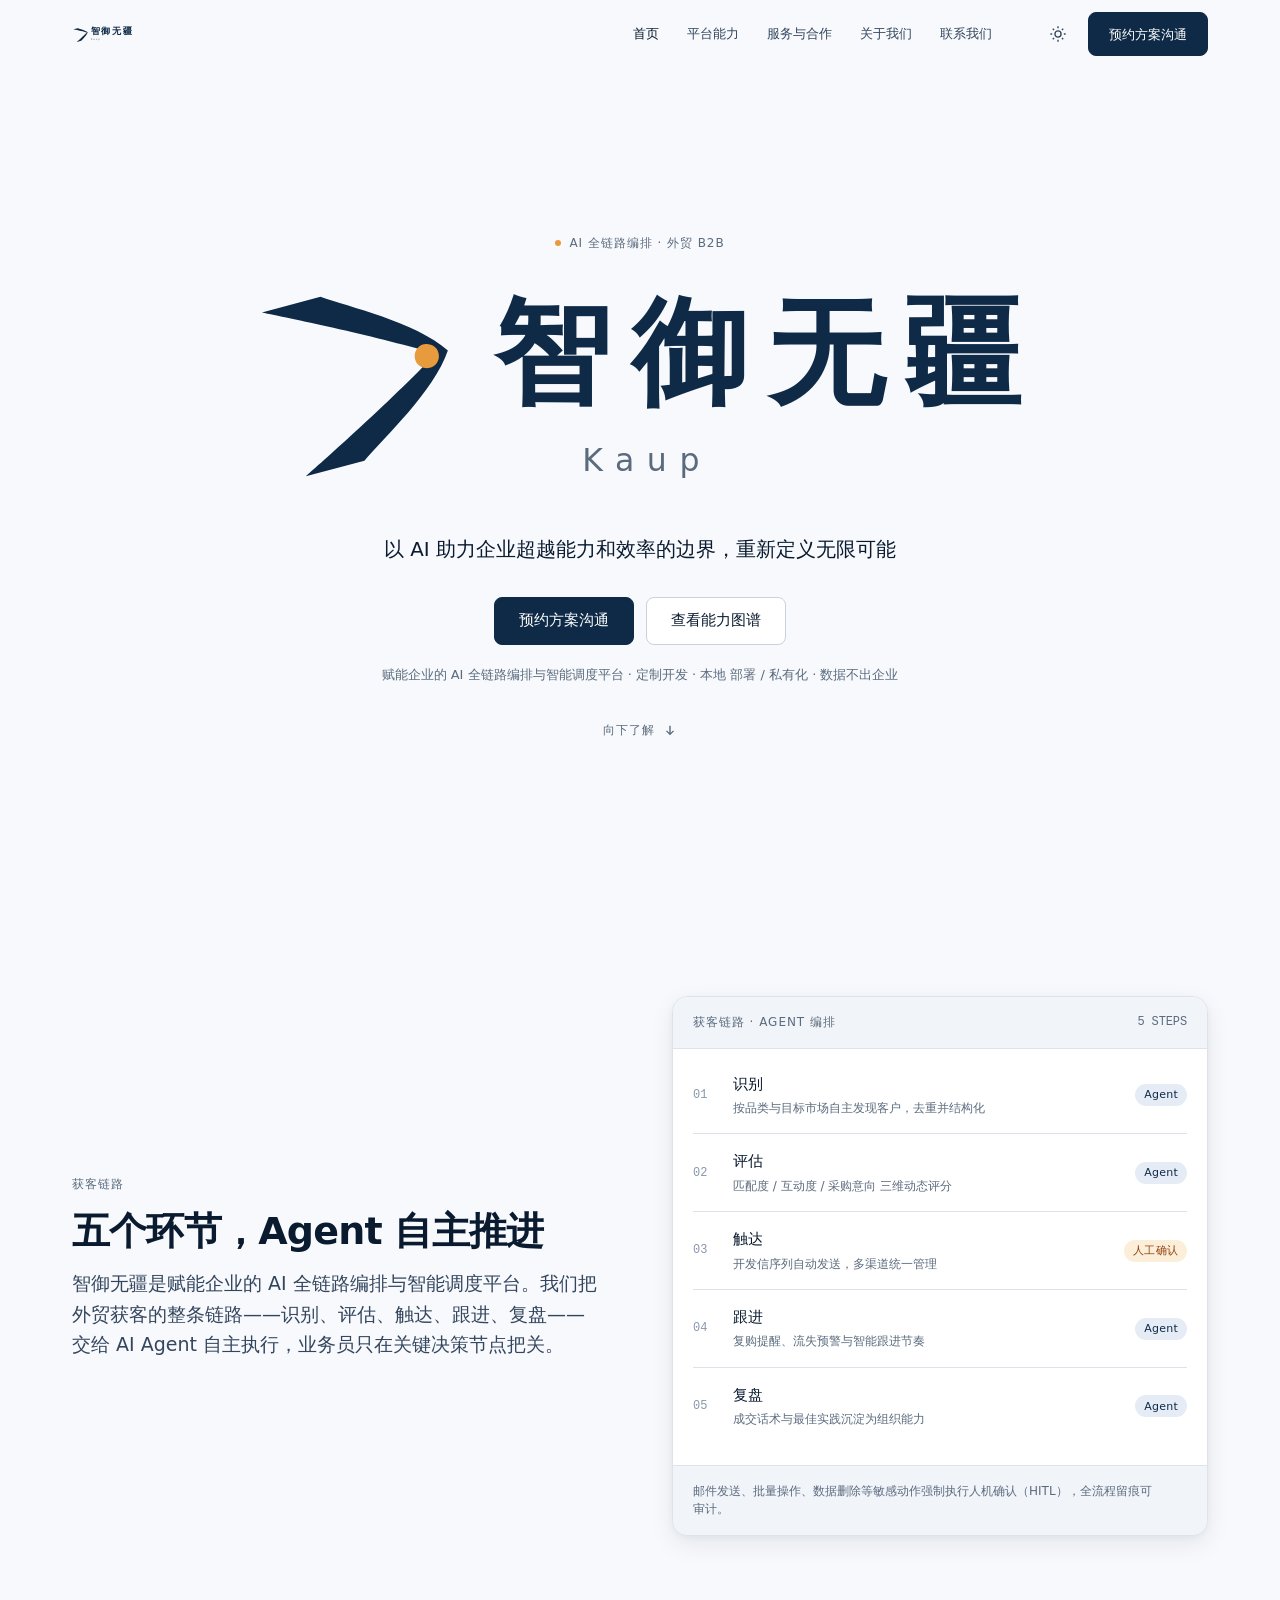
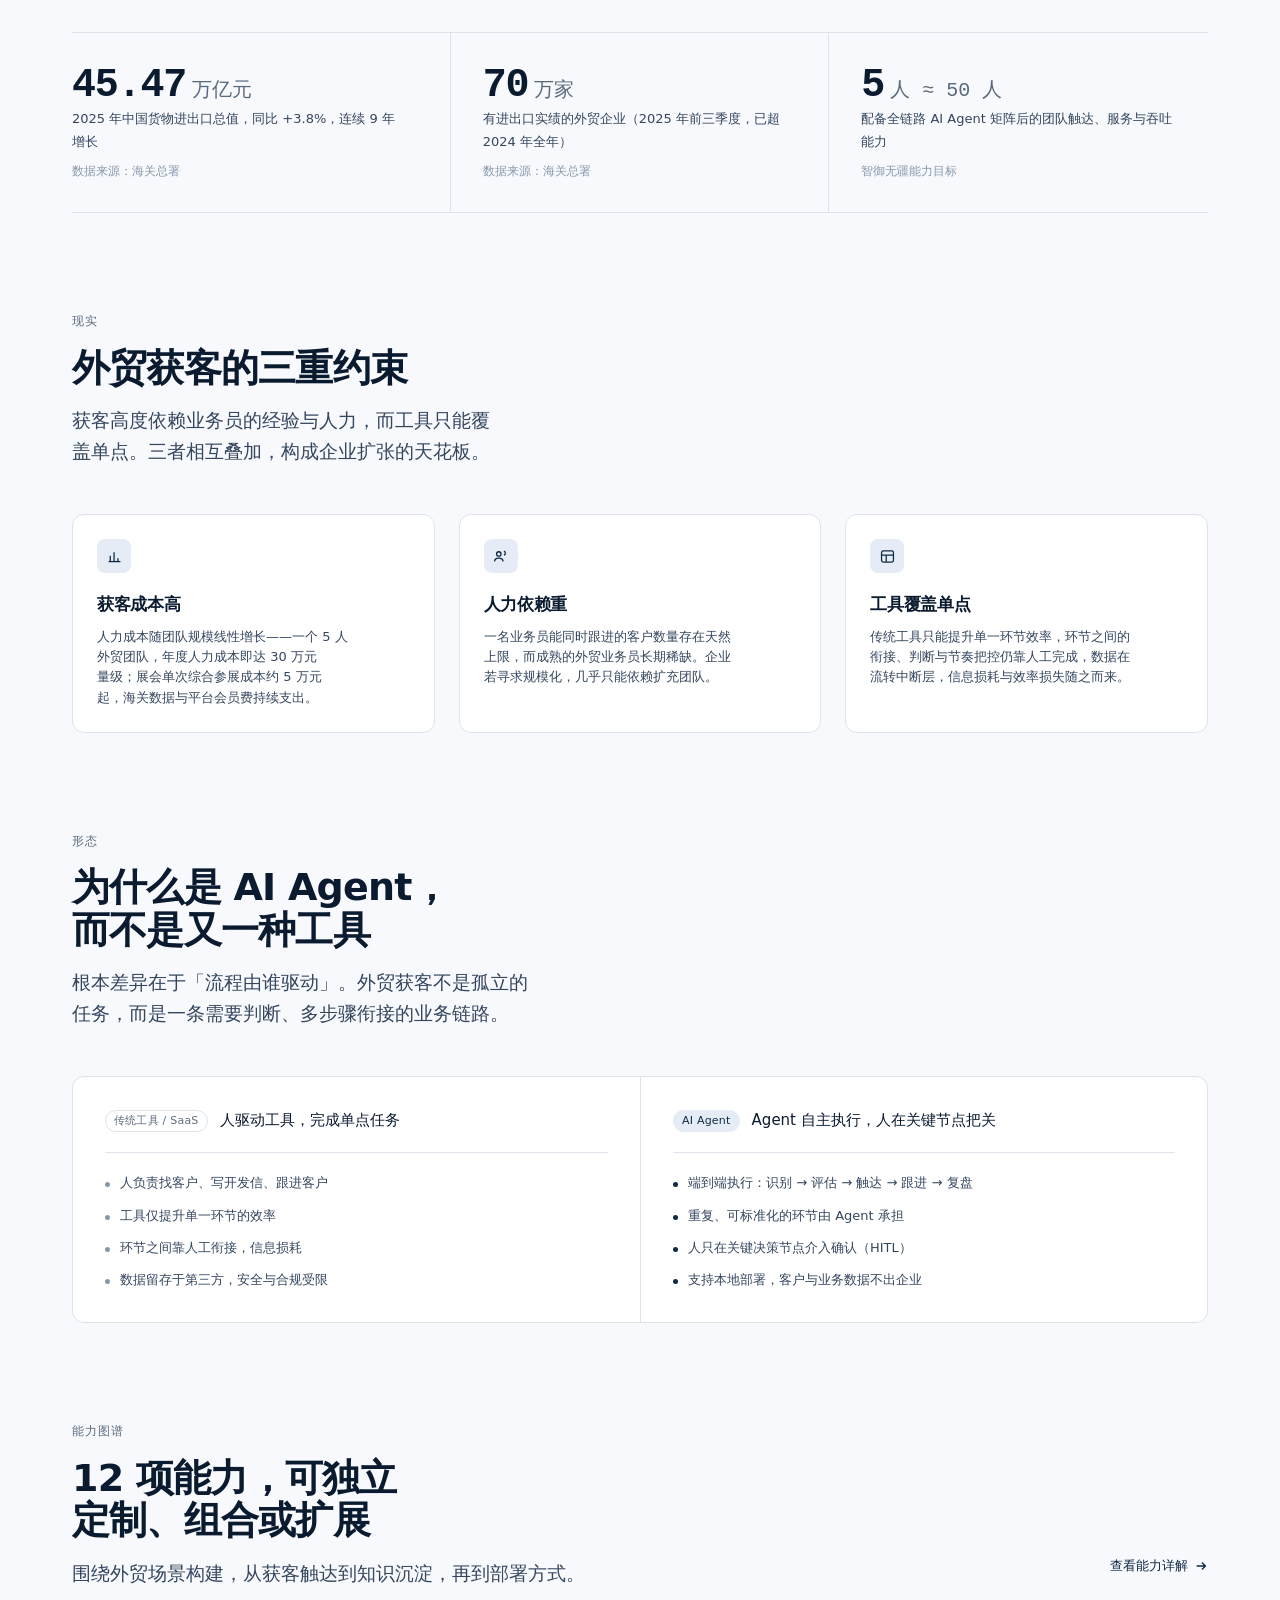
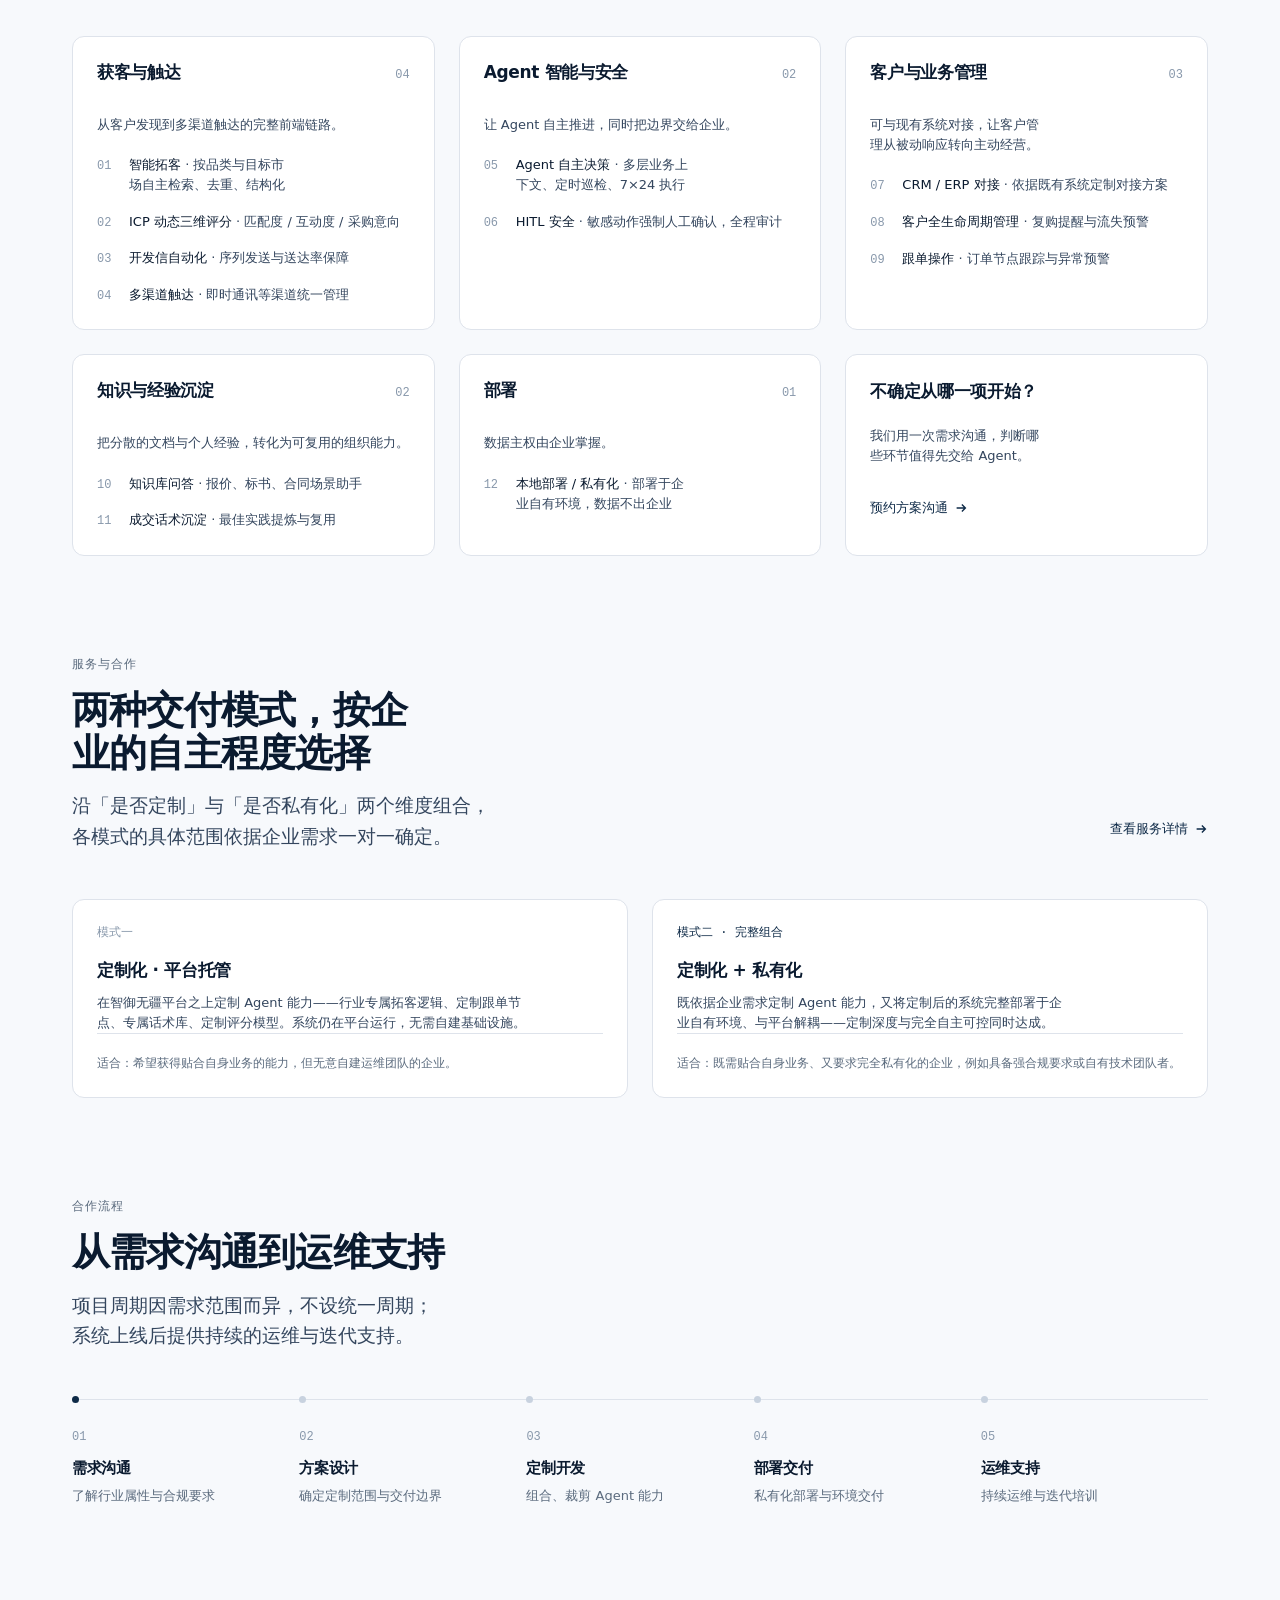
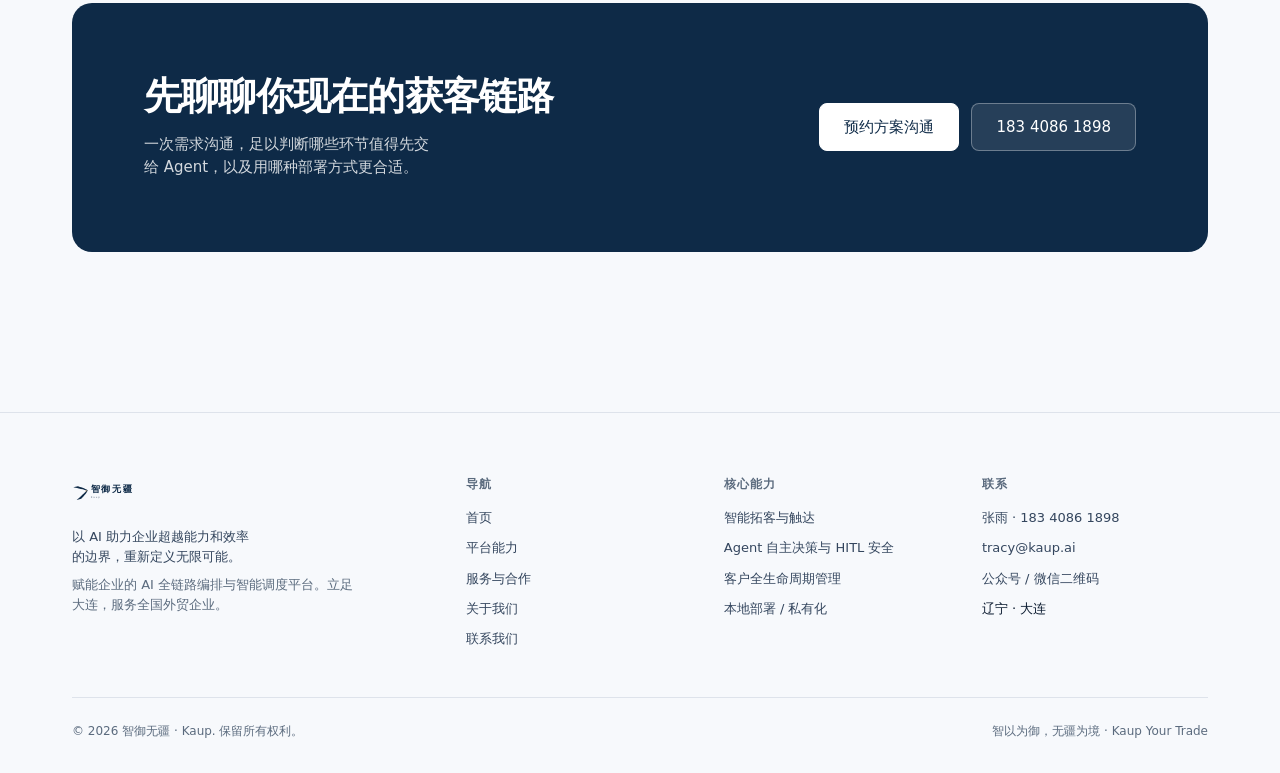
<file: index.html>
<!doctype html>
<html lang="zh-CN" data-theme="light">
<head>
<meta charset="utf-8">
<meta name="viewport" content="width=device-width, initial-scale=1">
<title>智御无疆 Kaup — 赋能企业的 AI 全链路编排与智能调度平台</title>
<meta name="description" content="以 AI 助力企业超越能力和效率的边界，重新定义无限可能。智御无疆 Kaup 面向中国 B2B 外贸企业提供 AI Agent 定制开发与本地部署：智能拓客、ICP 三维评分、开发信自动化、客户全生命周期管理等 12 项能力，数据不出企业。">
<meta name="theme-color" content="#F7F9FC">
<!-- ---------- SEO / 社交分享（绝对地址指向正式域名 kaup.ai） ---------- -->
<link rel="canonical" href="https://kaup.ai/">
<meta name="robots" content="index, follow, max-snippet:-1, max-image-preview:large">
<meta name="author" content="智御无疆 Kaup">
<meta name="google-site-verification" content="01RiUMnis6pg-MivPFV0EDbT2KlpD4Yd47tbIIPHspk">
<link rel="sitemap" type="application/xml" href="/sitemap.xml">
<meta property="og:type" content="website">
<meta property="og:site_name" content="智御无疆 Kaup">
<meta property="og:locale" content="zh_CN">
<meta property="og:url" content="https://kaup.ai/">
<meta property="og:title" content="智御无疆 Kaup — 以 AI 助力企业超越能力和效率的边界">
<meta property="og:description" content="以 AI 助力企业超越能力和效率的边界，重新定义无限可能。把外贸获客的整条链路交给 AI Agent：识别 → 评估 → 触达 → 跟进 → 复盘。定制开发 · 本地部署 · 数据不出企业。">
<meta property="og:image" content="https://kaup.ai/og-image.png">
<meta property="og:image:width" content="1200">
<meta property="og:image:height" content="630">
<meta property="og:image:alt" content="智御无疆 Kaup — 以 AI 助力企业超越能力和效率的边界">
<meta name="twitter:card" content="summary_large_image">
<meta name="twitter:title" content="智御无疆 Kaup — 以 AI 助力企业超越能力和效率的边界">
<meta name="twitter:description" content="以 AI 助力企业超越能力和效率的边界，重新定义无限可能。把外贸获客的整条链路交给 AI Agent：识别 → 评估 → 触达 → 跟进 → 复盘。定制开发 · 本地部署 · 数据不出企业。">
<meta name="twitter:image" content="https://kaup.ai/og-image.png">
<script type="application/ld+json">
{
  "@context": "https://schema.org",
  "@graph": [
    {
      "@type": "Organization",
      "@id": "https://kaup.ai/#organization",
      "name": "智御无疆 Kaup",
      "alternateName": "KAUP",
      "url": "https://kaup.ai/",
      "logo": "https://kaup.ai/assets/logo/logo-horizontal-1024w.png",
      "image": "https://kaup.ai/og-image.png",
      "description": "赋能企业的 AI 全链路编排与智能调度平台，面向中国 B2B 外贸企业提供 AI Agent 定制开发与本地/私有化部署。",
      "slogan": "以 AI 助力企业超越能力和效率的边界，重新定义无限可能",
      "email": "tracy@kaup.ai",
      "telephone": "+86-183-4086-1898",
      "address": {
        "@type": "PostalAddress",
        "addressRegion": "辽宁省",
        "addressLocality": "大连市",
        "addressCountry": "CN"
      },
      "areaServed": {
        "@type": "Country",
        "name": "中国"
      },
      "knowsAbout": [
        "AI Agent",
        "外贸获客",
        "智能拓客",
        "ICP 三维评分",
        "开发信自动化",
        "客户全生命周期管理",
        "本地部署",
        "私有化部署",
        "HITL 人机协同",
        "CRM/ERP 集成"
      ],
      "contactPoint": [
        {
          "@type": "ContactPoint",
          "contactType": "sales",
          "name": "张雨",
          "telephone": "+86-183-4086-1898",
          "email": "tracy@kaup.ai",
          "availableLanguage": [
            "zh-CN"
          ]
        }
      ]
    },
    {
      "@type": "WebSite",
      "@id": "https://kaup.ai/#website",
      "url": "https://kaup.ai/",
      "name": "智御无疆 Kaup",
      "publisher": {
        "@id": "https://kaup.ai/#organization"
      },
      "inLanguage": "zh-CN"
    },
    {
      "@type": "WebPage",
      "@id": "https://kaup.ai/#webpage",
      "url": "https://kaup.ai/",
      "name": "智御无疆 Kaup — 以 AI 助力企业超越能力和效率的边界",
      "description": "以 AI 助力企业超越能力和效率的边界，重新定义无限可能。把外贸获客的整条链路交给 AI Agent：识别 → 评估 → 触达 → 跟进 → 复盘。定制开发 · 本地部署 · 数据不出企业。",
      "isPartOf": {
        "@id": "https://kaup.ai/#website"
      },
      "about": {
        "@id": "https://kaup.ai/#organization"
      },
      "inLanguage": "zh-CN"
    }
  ]
}
</script>
<!-- ---------- Google Analytics 4（沿用旧站属性 G-KY2F8QZBEN） ---------- -->
<script async src="https://www.googletagmanager.com/gtag/js?id=G-KY2F8QZBEN"></script>
<script>
  window.dataLayer = window.dataLayer || [];
  function gtag(){dataLayer.push(arguments);}
  gtag('js', new Date());
  gtag('config', 'G-KY2F8QZBEN');
</script>
<link rel="icon" href="assets/logo/favicon.svg" type="image/svg+xml" media="(prefers-color-scheme: light)">
<link rel="icon" href="assets/logo/favicon-dark.svg" type="image/svg+xml" media="(prefers-color-scheme: dark)">
<link rel="apple-touch-icon" href="assets/logo/apple-touch-icon.png">
<link rel="stylesheet" href="assets/css/tokens.css">
<link rel="stylesheet" href="assets/css/site.css">
<script>
  (function () {
    try {
      var t = localStorage.getItem("kaup-theme");
      if (!t) t = window.matchMedia("(prefers-color-scheme: dark)").matches ? "dark" : "light";
      document.documentElement.setAttribute("data-theme", t);
    } catch (e) {}
  })();
</script>
</head>
<body>
<a class="skip-link" href="#main">跳到主要内容</a>

<header class="site-header">
  <div class="wrap header-inner">
    <a class="brand-logo" href="index.html" aria-label="智御无疆 Kaup — 首页">
      <img class="logo-light" src="assets/logo/logo-horizontal.svg" alt="智御无疆 Kaup" height="30">
      <img class="logo-dark" src="assets/logo/logo-horizontal-dark.svg" alt="" aria-hidden="true" height="30">
    </a>
    <nav class="nav" id="site-nav" aria-label="主导航">
      <a href="index.html" aria-current="page">首页</a>
      <a href="capabilities.html">平台能力</a>
      <a href="services.html">服务与合作</a>
      <a href="about.html">关于我们</a>
      <a href="contact.html">联系我们</a>
    </nav>
    <div class="header-actions">
      <button class="icon-btn theme-toggle" type="button" data-theme-toggle aria-pressed="false" aria-label="切换到深色主题">
        <svg class="icon-sun" viewBox="0 0 20 20" fill="none" stroke="currentColor" stroke-width="1.5" aria-hidden="true"><circle cx="10" cy="10" r="3.4"/><path d="M10 1.5v2M10 16.5v2M1.5 10h2M16.5 10h2M4.2 4.2l1.4 1.4M14.4 14.4l1.4 1.4M4.2 15.8l1.4-1.4M14.4 5.6l1.4-1.4"/></svg>
        <svg class="icon-moon" viewBox="0 0 20 20" fill="none" stroke="currentColor" stroke-width="1.5" aria-hidden="true"><path d="M16.2 12.4A6.8 6.8 0 0 1 7.6 3.8a6.8 6.8 0 1 0 8.6 8.6Z"/></svg>
      </button>
      <a class="btn btn-primary" href="contact.html">预约方案沟通</a>
      <button class="icon-btn nav-toggle" type="button" data-nav-toggle aria-expanded="false" aria-controls="site-nav" aria-label="打开导航菜单">
        <svg viewBox="0 0 20 20" fill="none" stroke="currentColor" stroke-width="1.6" aria-hidden="true"><path d="M3 6h14M3 10h14M3 14h14"/></svg>
      </button>
    </div>
  </div>
</header>

<main id="main">

  <!-- ============ HERO ============ -->
  <section class="hero">
    <div class="wrap hero-inner">
      <span class="eyebrow hero-eyebrow">AI 全链路编排 · 外贸 B2B</span>

      <div class="hero-stage">
        <h1 class="hero-logo">
        <!-- hero 主视觉 · 横向 lockup，字形、字距、颜色 1:1 沿用 assets/logo/logo-horizontal-centered.svg。
             构图按「两个互不迁就的居中单元」定稿（2026-09-11）：
               · 单元一 = mark + 「智御无疆」 —— 两个元素绑成一个整体，整体以页面中线居中；
               · 单元二 = 「Kaup」 —— 从词标里打散出来，单独以页面中线居中，不再与「智御无疆」同轴。
             在该资产基础上做四处「光学对齐」修正，然后收紧 viewBox：
               1) mark 上移 10.63 —— 原资产里 mark 墨迹中心在 y=85.63，比文字块（CN+EN）墨迹中心 y=75 低 10.63，
                  视觉上「左边图形往下坠」；上移后 mark 与文字块上下沿齐平，中心同高。
               2) CN 的 x = 170.97 —— text-anchor:middle 把字符后的尾随字距也算进前进宽度，
                  整体会左偏半个字距；改成 anchor:start + 显式 x 后，尾随字距对渲染不再有任何影响，
                  Chromium / WebKit 两个内核的墨迹落点逐像素一致。
               3) 词标整体左移 20.07 —— 居中变体（translate(68 30)）相对左对齐变体多塞了 20 的间距
                  （左对齐变体 mark 右缘→词标 = 16.5，居中变体是 36.75），收回设计文档 §4.2 硬规则 2
                  规定的 mark↔词标 ≈ 21，mark 与「智御无疆」重新咬合成一个整体（= 单元一）。
               4) EN 单独居中：anchor:start + x = 207.19 —— 「Kaup」的墨迹中轴落在 231.03，
                  正好等于 viewBox 中轴 = 页面中线，也等于单元一的中轴（231.0），
                  即「Kaup」既居中于页面、又居中于「mark + 智御无疆」这个整体，
                  但两行不再互相牵制：EN 墨迹完全落在 CN 墨迹跨度内，后续调 CN 字号/字距不必连带动 EN。
             5) viewBox 相对「mark + 智御无疆」整块墨迹的中轴（x = 231.03）左右对称。
                实测整块墨迹 x 75.11 → 386.71（宽 311.60，Chromium / WebKit 像素级一致），中轴 231.0。
                viewBox 宽取 407.5（= 2 × 203.75），保证 lockup 渲染尺寸与之前完全相同，
                只把左右留白改成对称（各 48.2）→ SVG 元素在页面里居中 == 单元一在页面里居中。
                （设计文档 §4.2 硬规则 1：横向 lockup 不加容器方块；规则 2：mark↔词标 ≈ 21 已在上一步锁死）
             内联而非 <img>，是为了让琥珀点的呼吸灯在任何内核下都确定运行。 -->
        <svg viewBox="27.28 38 407.5 73.75" role="img" aria-label="智御无疆 Kaup">
          <!-- 6) 整块 lockup 等比缩到 87%（「智御无疆」等效 48 → 42，比原始小一档半）。
                缩放中心取整块墨迹中心 (231.03, 74.77) —— 缩放后
                「mark + 智御无疆」的中轴、以及打散出来的「Kaup」的中轴，
                依然都落在 viewBox 中轴（= 页面中线）上，居中关系原样保留；
                mark↔词标 ≈ 21、CN↔EN 的行距随比例一起收，构图不散。 -->
          <g transform="translate(231.03 74.77) scale(0.87) translate(-231.03 -74.77)">
            <g transform="translate(68 19.37)">
              <g transform="rotate(-15 50 50)">
                <path class="hero-logo-mark" d="M 15 15 C 25 20, 55 35, 80 50 C 55 65, 25 80, 15 85 L 40 85 C 50 78, 75 65, 85 50 C 75 35, 50 22, 40 15 Z"/>
                <circle class="kaup-dot" cx="76" cy="50" r="5" fill="#E89B3C"/>
              </g>
            </g>
            <!-- 两行都改用 text-anchor:start + 显式 x，而不是 text-anchor:middle：
                Chromium 与 WebKit 对「middle + letter-spacing」的总前进宽度口径不同
                （Chromium 把末字之后的尾随字距算进去、WebKit 不算），同一段标记在两内核里
                会横向差半个字距。改成 anchor:start 后，尾随字距对渲染不再有任何影响，
                两个内核的墨迹落点逐像素一致（x = 前进宽度起点）。 -->
            <text class="hero-logo-cn" x="170.97" y="78">智御无疆</text>
            <text class="hero-logo-en" x="207.19" y="110">Kaup</text>
          </g>
        </svg>
        </h1>
      </div>

      <p class="hero-claim">以 AI 助力企业超越能力和效率的边界，<br class="claim-br">重新定义无限可能</p>

      <div class="hero-actions">
        <a class="btn btn-primary btn-lg" href="contact.html">预约方案沟通</a>
        <a class="btn btn-secondary btn-lg" href="capabilities.html">查看能力图谱</a>
      </div>

      <p class="hero-note">赋能企业的 AI 全链路编排与智能调度平台 · 定制开发 · 本地&nbsp;部署&nbsp;/&nbsp;私有化 · 数据不出企业</p>

      <a class="hero-scroll" href="#chain">
        <span>向下了解</span>
        <svg viewBox="0 0 16 16" fill="none" stroke="currentColor" stroke-width="1.6" aria-hidden="true"><path d="M8 3v10M4 9l4 4 4-4"/></svg>
      </a>

    </div>
  </section>

  <!-- ============ 获客链路 ============ -->
  <section class="section chain-section" id="chain">
    <div class="wrap split">
      <div class="sec-head">
        <span class="kicker">获客链路</span>
        <h2 class="h2">五个环节，Agent 自主推进</h2>
        <p class="lede">智御无疆是赋能企业的 AI 全链路编排与智能调度平台。我们把外贸获客的整条链路——识别、评估、触达、跟进、复盘——交给 AI Agent 自主执行，业务员只在关键决策节点把关。</p>
      </div>
      <aside class="ledger" aria-label="外贸获客链路的 Agent 编排示意">
        <div class="ledger-head"><span>获客链路 · Agent 编排</span><span class="mono">5 STEPS</span></div>
        <div class="ledger-body">
          <ol class="chain">
            <li>
              <span class="idx">01</span>
              <span><span class="name">识别</span><span class="desc">按品类与目标市场自主发现客户，去重并结构化</span></span>
              <span class="tag tag-agent">Agent</span>
            </li>
            <li>
              <span class="idx">02</span>
              <span><span class="name">评估</span><span class="desc">匹配度 / 互动度 / 采购意向 三维动态评分</span></span>
              <span class="tag tag-agent">Agent</span>
            </li>
            <li>
              <span class="idx">03</span>
              <span><span class="name">触达</span><span class="desc">开发信序列自动发送，多渠道统一管理</span></span>
              <span class="tag tag-hitl">人工确认</span>
            </li>
            <li>
              <span class="idx">04</span>
              <span><span class="name">跟进</span><span class="desc">复购提醒、流失预警与智能跟进节奏</span></span>
              <span class="tag tag-agent">Agent</span>
            </li>
            <li>
              <span class="idx">05</span>
              <span><span class="name">复盘</span><span class="desc">成交话术与最佳实践沉淀为组织能力</span></span>
              <span class="tag tag-agent">Agent</span>
            </li>
          </ol>
        </div>
        <div class="ledger-foot">邮件发送、批量操作、数据删除等敏感动作强制执行人机确认（HITL），全流程留痕可审计。</div>
      </aside>
    </div>
  </section>

  <!-- ============ FACTS ============ -->
  <section class="wrap">
    <div class="facts">
      <div class="fact">
        <span class="num mono">45.47<span>万亿元</span></span>
        <span class="label">2025 年中国货物进出口总值，同比 +3.8%，连续 9 年增长</span>
        <span class="src">数据来源：海关总署</span>
      </div>
      <div class="fact">
        <span class="num mono">70<span>万家</span></span>
        <span class="label">有进出口实绩的外贸企业（2025 年前三季度，已超 2024 年全年）</span>
        <span class="src">数据来源：海关总署</span>
      </div>
      <div class="fact">
        <span class="num mono">5<span>人 ≈ 50 人</span></span>
        <span class="label">配备全链路 AI Agent 矩阵后的团队触达、服务与吞吐能力</span>
        <span class="src">智御无疆能力目标</span>
      </div>
    </div>
  </section>

  <!-- ============ 痛点 ============ -->
  <section class="section">
    <div class="wrap">
      <div class="sec-head reveal">
        <span class="kicker">现实</span>
        <h2 class="h2">外贸获客的三重约束</h2>
        <p class="lede">获客高度依赖业务员的经验与人力，而工具只能覆盖单点。三者相互叠加，构成企业扩张的天花板。</p>
      </div>
      <div class="grid grid-3">
        <article class="card reveal">
          <span class="card-icon" aria-hidden="true"><svg viewBox="0 0 20 20" fill="none" stroke="currentColor" stroke-width="1.5"><path d="M3 16h14"/><path d="M5 16V9M9.5 16V5M14 16v-4"/></svg></span>
          <h3>获客成本高</h3>
          <p>人力成本随团队规模线性增长——一个 5 人外贸团队，年度人力成本即达 30 万元量级；展会单次综合参展成本约 5 万元起，海关数据与平台会员费持续支出。</p>
        </article>
        <article class="card reveal">
          <span class="card-icon" aria-hidden="true"><svg viewBox="0 0 20 20" fill="none" stroke="currentColor" stroke-width="1.5"><circle cx="8" cy="7" r="2.6"/><path d="M3 16c0-2.6 2.2-4.2 5-4.2s5 1.6 5 4.2"/><path d="M14 8.4a2.4 2.4 0 0 0 0-4.6"/></svg></span>
          <h3>人力依赖重</h3>
          <p>一名业务员能同时跟进的客户数量存在天然上限，而成熟的外贸业务员长期稀缺。企业若寻求规模化，几乎只能依赖扩充团队。</p>
        </article>
        <article class="card reveal">
          <span class="card-icon" aria-hidden="true"><svg viewBox="0 0 20 20" fill="none" stroke="currentColor" stroke-width="1.5"><rect x="3" y="3.5" width="14" height="13" rx="2"/><path d="M3 8.5h14M8.5 8.5v8"/></svg></span>
          <h3>工具覆盖单点</h3>
          <p>传统工具只能提升单一环节效率，环节之间的衔接、判断与节奏把控仍靠人工完成，数据在流转中断层，信息损耗与效率损失随之而来。</p>
        </article>
      </div>
    </div>
  </section>

  <!-- ============ 形态对比 ============ -->
  <section class="section" style="padding-top:0">
    <div class="wrap">
      <div class="sec-head reveal">
        <span class="kicker">形态</span>
        <h2 class="h2">为什么是 AI Agent，而不是又一种工具</h2>
        <p class="lede">根本差异在于「流程由谁驱动」。外贸获客不是孤立的任务，而是一条需要判断、多步骤衔接的业务链路。</p>
      </div>
      <div class="compare reveal">
        <div>
          <div class="head"><span class="tag">传统工具 / SaaS</span>人驱动工具，完成单点任务</div>
          <ul class="steps">
            <li><span class="dot"></span>人负责找客户、写开发信、跟进客户</li>
            <li><span class="dot"></span>工具仅提升单一环节的效率</li>
            <li><span class="dot"></span>环节之间靠人工衔接，信息损耗</li>
            <li><span class="dot"></span>数据留存于第三方，安全与合规受限</li>
          </ul>
        </div>
        <div class="highlight">
          <div class="head"><span class="tag tag-agent">AI Agent</span>Agent 自主执行，人在关键节点把关</div>
          <ul class="steps">
            <li><span class="dot"></span>端到端执行：识别 → 评估 → 触达 → 跟进 → 复盘</li>
            <li><span class="dot"></span>重复、可标准化的环节由 Agent 承担</li>
            <li><span class="dot"></span>人只在关键决策节点介入确认（HITL）</li>
            <li><span class="dot"></span>支持本地部署，客户与业务数据不出企业</li>
          </ul>
        </div>
      </div>
    </div>
  </section>

  <!-- ============ 能力概览 ============ -->
  <section class="section" style="padding-top:0">
    <div class="wrap">
      <div class="sec-head sec-head-split reveal">
        <div>
          <span class="kicker">能力图谱</span>
          <h2 class="h2">12 项能力，可独立定制、组合或扩展</h2>
          <p class="lede">围绕外贸场景构建，从获客触达到知识沉淀，再到部署方式。</p>
        </div>
        <a class="link" href="capabilities.html">查看能力详解<svg viewBox="0 0 16 16" fill="none" stroke="currentColor" stroke-width="1.6" aria-hidden="true"><path d="M3 8h10M9 4l4 4-4 4"/></svg></a>
      </div>
      <div class="grid grid-3">
        <article class="card group-card reveal">
          <div class="group-head"><h3>获客与触达</h3><span class="group-count">04</span></div>
          <p>从客户发现到多渠道触达的完整前端链路。</p>
          <ul class="cap-list">
            <li><span class="n">01</span><span><strong>智能拓客</strong> · 按品类与目标市场自主检索、去重、结构化</span></li>
            <li><span class="n">02</span><span><strong>ICP 动态三维评分</strong> · 匹配度 / 互动度 / 采购意向</span></li>
            <li><span class="n">03</span><span><strong>开发信自动化</strong> · 序列发送与送达率保障</span></li>
            <li><span class="n">04</span><span><strong>多渠道触达</strong> · 即时通讯等渠道统一管理</span></li>
          </ul>
        </article>
        <article class="card group-card reveal">
          <div class="group-head"><h3>Agent 智能与安全</h3><span class="group-count">02</span></div>
          <p>让 Agent 自主推进，同时把边界交给企业。</p>
          <ul class="cap-list">
            <li><span class="n">05</span><span><strong>Agent 自主决策</strong> · 多层业务上下文、定时巡检、7×24 执行</span></li>
            <li><span class="n">06</span><span><strong>HITL 安全</strong> · 敏感动作强制人工确认，全程审计</span></li>
          </ul>
        </article>
        <article class="card group-card reveal">
          <div class="group-head"><h3>客户与业务管理</h3><span class="group-count">03</span></div>
          <p>可与现有系统对接，让客户管理从被动响应转向主动经营。</p>
          <ul class="cap-list">
            <li><span class="n">07</span><span><strong>CRM / ERP 对接</strong> · 依据既有系统定制对接方案</span></li>
            <li><span class="n">08</span><span><strong>客户全生命周期管理</strong> · 复购提醒与流失预警</span></li>
            <li><span class="n">09</span><span><strong>跟单操作</strong> · 订单节点跟踪与异常预警</span></li>
          </ul>
        </article>
        <article class="card group-card reveal">
          <div class="group-head"><h3>知识与经验沉淀</h3><span class="group-count">02</span></div>
          <p>把分散的文档与个人经验，转化为可复用的组织能力。</p>
          <ul class="cap-list">
            <li><span class="n">10</span><span><strong>知识库问答</strong> · 报价、标书、合同场景助手</span></li>
            <li><span class="n">11</span><span><strong>成交话术沉淀</strong> · 最佳实践提炼与复用</span></li>
          </ul>
        </article>
        <article class="card group-card reveal">
          <div class="group-head"><h3>部署</h3><span class="group-count">01</span></div>
          <p>数据主权由企业掌握。</p>
          <ul class="cap-list">
            <li><span class="n">12</span><span><strong>本地部署 / 私有化</strong> · 部署于企业自有环境，数据不出企业</span></li>
          </ul>
        </article>
        <article class="card group-card reveal" style="justify-content:center">
          <h3 style="font-size:var(--text-md)">不确定从哪一项开始？</h3>
          <p style="margin-top:var(--space-3)">我们用一次需求沟通，判断哪些环节值得先交给 Agent。</p>
          <p style="margin-top:var(--space-5)"><a class="link" href="contact.html">预约方案沟通<svg viewBox="0 0 16 16" fill="none" stroke="currentColor" stroke-width="1.6" aria-hidden="true"><path d="M3 8h10M9 4l4 4-4 4"/></svg></a></p>
        </article>
      </div>
    </div>
  </section>

  <!-- ============ 服务模式 ============ -->
  <section class="section" style="padding-top:0">
    <div class="wrap">
      <div class="sec-head sec-head-split reveal">
        <div>
          <span class="kicker">服务与合作</span>
          <h2 class="h2">两种交付模式，按企业的自主程度选择</h2>
          <p class="lede">沿「是否定制」与「是否私有化」两个维度组合，各模式的具体范围依据企业需求一对一确定。</p>
        </div>
        <a class="link" href="services.html">查看服务详情<svg viewBox="0 0 16 16" fill="none" stroke="currentColor" stroke-width="1.6" aria-hidden="true"><path d="M3 8h10M9 4l4 4-4 4"/></svg></a>
      </div>
      <div class="grid grid-2">
        <article class="card mode reveal">
          <span class="mode-tag">模式一</span>
          <h3>定制化 · 平台托管</h3>
          <p>在智御无疆平台之上定制 Agent 能力——行业专属拓客逻辑、定制跟单节点、专属话术库、定制评分模型。系统仍在平台运行，无需自建基础设施。</p>
          <p class="fit">适合：希望获得贴合自身业务的能力，但无意自建运维团队的企业。</p>
        </article>
        <article class="card mode is-featured reveal">
          <span class="mode-tag">模式二 · 完整组合</span>
          <h3>定制化 + 私有化</h3>
          <p>既依据企业需求定制 Agent 能力，又将定制后的系统完整部署于企业自有环境、与平台解耦——定制深度与完全自主可控同时达成。</p>
          <p class="fit">适合：既需贴合自身业务、又要求完全私有化的企业，例如具备强合规要求或自有技术团队者。</p>
        </article>
      </div>
    </div>
  </section>

  <!-- ============ 流程 ============ -->
  <section class="section" style="padding-top:0">
    <div class="wrap">
      <div class="sec-head reveal">
        <span class="kicker">合作流程</span>
        <h2 class="h2">从需求沟通到运维支持</h2>
        <p class="lede">项目周期因需求范围而异，不设统一周期；系统上线后提供持续的运维与迭代支持。</p>
      </div>
      <ol class="steps-track reveal">
        <li class="step"><span class="n">01</span><h3>需求沟通</h3><p>了解行业属性与合规要求</p></li>
        <li class="step"><span class="n">02</span><h3>方案设计</h3><p>确定定制范围与交付边界</p></li>
        <li class="step"><span class="n">03</span><h3>定制开发</h3><p>组合、裁剪 Agent 能力</p></li>
        <li class="step"><span class="n">04</span><h3>部署交付</h3><p>私有化部署与环境交付</p></li>
        <li class="step"><span class="n">05</span><h3>运维支持</h3><p>持续运维与迭代培训</p></li>
      </ol>
    </div>
  </section>

  <!-- ============ CTA ============ -->
  <section class="wrap" style="padding-bottom:var(--space-16)">
    <div class="cta-band reveal">
      <div>
        <h2 class="h2">先聊聊你现在的获客链路</h2>
        <p>一次需求沟通，足以判断哪些环节值得先交给 Agent，以及用哪种部署方式更合适。</p>
      </div>
      <div class="cta-actions">
        <a class="btn btn-primary btn-lg" href="contact.html">预约方案沟通</a>
        <a class="btn btn-secondary btn-lg" href="tel:18340861898">183 4086 1898</a>
      </div>
    </div>
  </section>

</main>

<footer class="site-footer">
  <div class="wrap">
    <div class="footer-top">
      <div class="footer-brand">
        <img class="logo-light" src="assets/logo/logo-horizontal.svg" alt="智御无疆 Kaup" height="30">
        <img class="logo-dark" src="assets/logo/logo-horizontal-dark.svg" alt="" aria-hidden="true" height="30">
        <p class="footer-claim">以 AI 助力企业超越能力和效率的边界，重新定义无限可能。</p>
        <p>赋能企业的 AI 全链路编排与智能调度平台。立足大连，服务全国外贸企业。</p>
      </div>
      <div class="footer-col">
        <h4>导航</h4>
        <ul>
          <li><a href="index.html">首页</a></li>
          <li><a href="capabilities.html">平台能力</a></li>
          <li><a href="services.html">服务与合作</a></li>
          <li><a href="about.html">关于我们</a></li>
          <li><a href="contact.html">联系我们</a></li>
        </ul>
      </div>
      <div class="footer-col">
        <h4>核心能力</h4>
        <ul>
          <li><a href="capabilities.html#acquisition">智能拓客与触达</a></li>
          <li><a href="capabilities.html#agent">Agent 自主决策与 HITL 安全</a></li>
          <li><a href="capabilities.html#crm">客户全生命周期管理</a></li>
          <li><a href="capabilities.html#deploy">本地部署 / 私有化</a></li>
        </ul>
      </div>
      <div class="footer-col">
        <h4>联系</h4>
        <ul>
          <li><a href="tel:18340861898">张雨 · 183 4086 1898</a></li>
          <li><a href="mailto:tracy@kaup.ai">tracy@kaup.ai</a></li>
          <li><a href="contact.html">公众号 / 微信二维码</a></li>
          <li>辽宁 · 大连</li>
        </ul>
      </div>
    </div>
    <div class="footer-bottom">
      <span>© <span data-year>2026</span> 智御无疆 · Kaup. 保留所有权利。</span>
      <span>智以为御，无疆为境 · Kaup Your Trade</span>
    </div>
  </div>
</footer>

<script src="assets/js/site.js" defer></script>
</body>
</html>
</file>
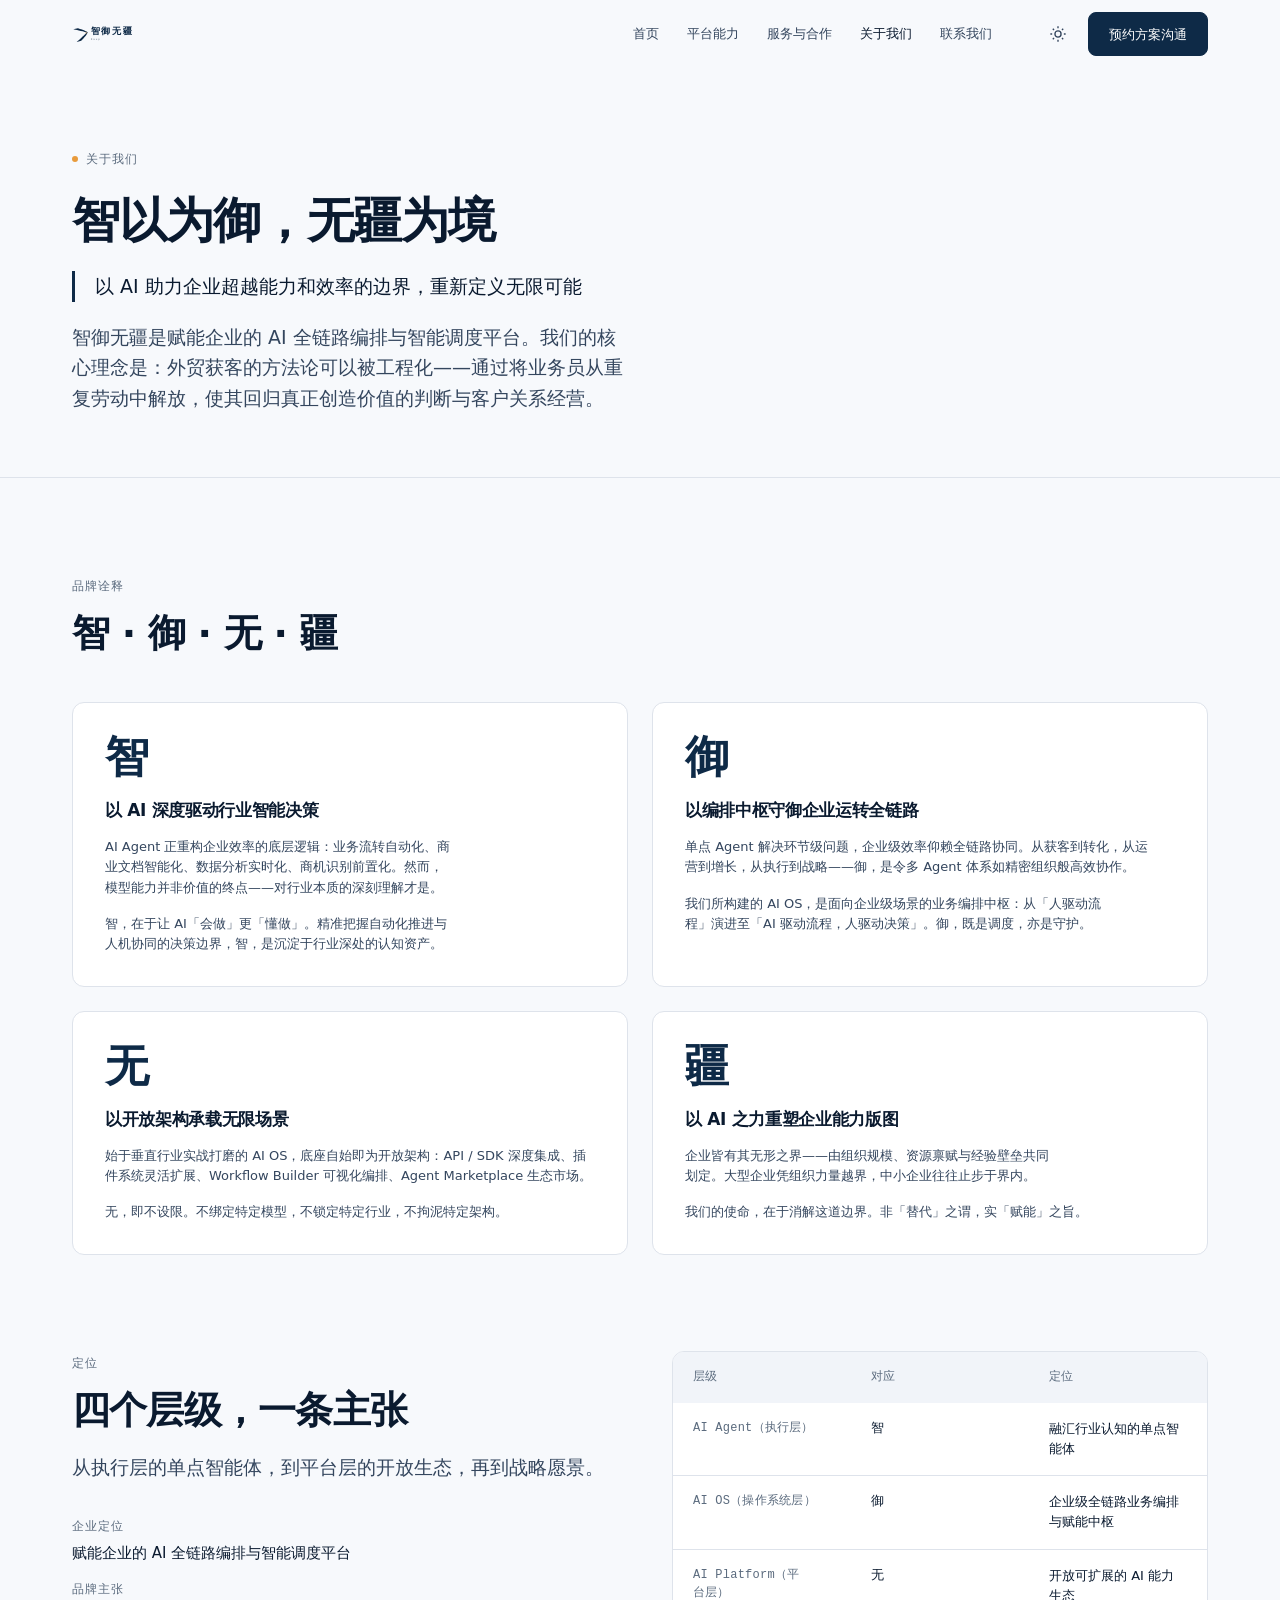
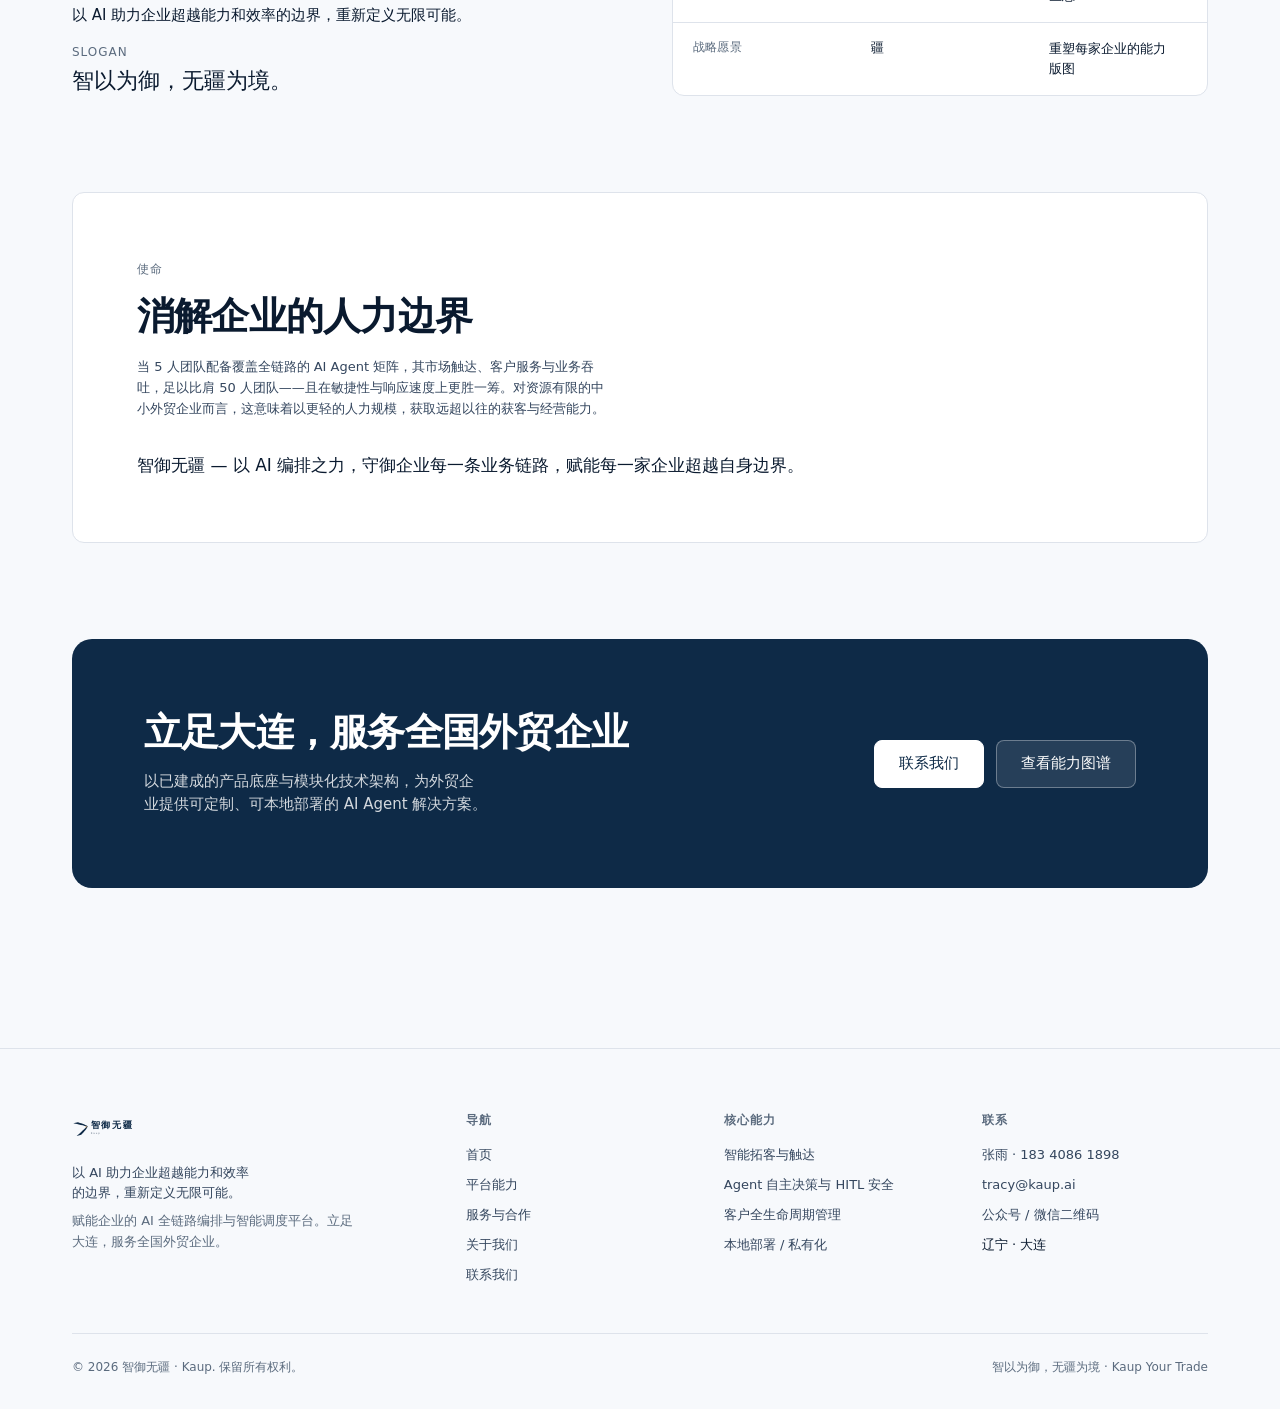
<file: about.html>
<!doctype html>
<html lang="zh-CN" data-theme="light">
<head>
<meta charset="utf-8">
<meta name="viewport" content="width=device-width, initial-scale=1">
<title>关于我们 — 智御无疆 Kaup</title>
<meta name="description" content="以 AI 助力企业超越能力和效率的边界，重新定义无限可能。智御无疆：赋能企业的 AI 全链路编排与智能调度平台。智 = AI 驱动的行业智能决策，御 = 守御企业运转全链路，无 = 开放架构承载无限场景，疆 = 重塑企业能力版图。">
<meta name="theme-color" content="#F7F9FC">
<!-- ---------- SEO / 社交分享（绝对地址指向正式域名 kaup.ai） ---------- -->
<link rel="canonical" href="https://kaup.ai/about.html">
<meta name="robots" content="index, follow, max-snippet:-1, max-image-preview:large">
<meta name="author" content="智御无疆 Kaup">
<meta name="google-site-verification" content="01RiUMnis6pg-MivPFV0EDbT2KlpD4Yd47tbIIPHspk">
<link rel="sitemap" type="application/xml" href="/sitemap.xml">
<meta property="og:type" content="website">
<meta property="og:site_name" content="智御无疆 Kaup">
<meta property="og:locale" content="zh_CN">
<meta property="og:url" content="https://kaup.ai/about.html">
<meta property="og:title" content="关于我们 — 智御无疆 Kaup">
<meta property="og:description" content="智御无疆：赋能企业的 AI 全链路编排与智能调度平台。智 = AI 驱动的行业智能决策，御 = 守御企业运转全链路，无 = 开放架构承载无限场景，疆 = 重塑企业能力版图。立足大连，服务全国外贸企业。">
<meta property="og:image" content="https://kaup.ai/og-image.png">
<meta property="og:image:width" content="1200">
<meta property="og:image:height" content="630">
<meta property="og:image:alt" content="智御无疆 Kaup — 以 AI 助力企业超越能力和效率的边界">
<meta name="twitter:card" content="summary_large_image">
<meta name="twitter:title" content="关于我们 — 智御无疆 Kaup">
<meta name="twitter:description" content="智御无疆：赋能企业的 AI 全链路编排与智能调度平台。智 = AI 驱动的行业智能决策，御 = 守御企业运转全链路，无 = 开放架构承载无限场景，疆 = 重塑企业能力版图。立足大连，服务全国外贸企业。">
<meta name="twitter:image" content="https://kaup.ai/og-image.png">
<script type="application/ld+json">
{
  "@context": "https://schema.org",
  "@graph": [
    {
      "@type": "Organization",
      "@id": "https://kaup.ai/#organization",
      "name": "智御无疆 Kaup",
      "alternateName": "KAUP",
      "url": "https://kaup.ai/",
      "logo": "https://kaup.ai/assets/logo/logo-horizontal-1024w.png",
      "image": "https://kaup.ai/og-image.png",
      "description": "赋能企业的 AI 全链路编排与智能调度平台，面向中国 B2B 外贸企业提供 AI Agent 定制开发与本地/私有化部署。",
      "slogan": "以 AI 助力企业超越能力和效率的边界，重新定义无限可能",
      "email": "tracy@kaup.ai",
      "telephone": "+86-183-4086-1898",
      "address": {
        "@type": "PostalAddress",
        "addressRegion": "辽宁省",
        "addressLocality": "大连市",
        "addressCountry": "CN"
      },
      "areaServed": {
        "@type": "Country",
        "name": "中国"
      },
      "knowsAbout": [
        "AI Agent",
        "外贸获客",
        "智能拓客",
        "ICP 三维评分",
        "开发信自动化",
        "客户全生命周期管理",
        "本地部署",
        "私有化部署",
        "HITL 人机协同",
        "CRM/ERP 集成"
      ],
      "contactPoint": [
        {
          "@type": "ContactPoint",
          "contactType": "sales",
          "name": "张雨",
          "telephone": "+86-183-4086-1898",
          "email": "tracy@kaup.ai",
          "availableLanguage": [
            "zh-CN"
          ]
        }
      ]
    },
    {
      "@type": "WebSite",
      "@id": "https://kaup.ai/#website",
      "url": "https://kaup.ai/",
      "name": "智御无疆 Kaup",
      "publisher": {
        "@id": "https://kaup.ai/#organization"
      },
      "inLanguage": "zh-CN"
    },
    {
      "@type": "WebPage",
      "@id": "https://kaup.ai/about.html#webpage",
      "url": "https://kaup.ai/about.html",
      "name": "关于我们 — 智御无疆 Kaup",
      "description": "智御无疆：赋能企业的 AI 全链路编排与智能调度平台。智 = AI 驱动的行业智能决策，御 = 守御企业运转全链路，无 = 开放架构承载无限场景，疆 = 重塑企业能力版图。立足大连，服务全国外贸企业。",
      "isPartOf": {
        "@id": "https://kaup.ai/#website"
      },
      "about": {
        "@id": "https://kaup.ai/#organization"
      },
      "inLanguage": "zh-CN"
    },
    {
      "@type": "BreadcrumbList",
      "@id": "https://kaup.ai/about.html#breadcrumb",
      "itemListElement": [
        {
          "@type": "ListItem",
          "position": 1,
          "name": "首页",
          "item": "https://kaup.ai/"
        },
        {
          "@type": "ListItem",
          "position": 2,
          "name": "关于我们",
          "item": "https://kaup.ai/about.html"
        }
      ]
    }
  ]
}
</script>
<!-- ---------- Google Analytics 4（沿用旧站属性 G-KY2F8QZBEN） ---------- -->
<script async src="https://www.googletagmanager.com/gtag/js?id=G-KY2F8QZBEN"></script>
<script>
  window.dataLayer = window.dataLayer || [];
  function gtag(){dataLayer.push(arguments);}
  gtag('js', new Date());
  gtag('config', 'G-KY2F8QZBEN');
</script>
<link rel="icon" href="assets/logo/favicon.svg" type="image/svg+xml" media="(prefers-color-scheme: light)">
<link rel="icon" href="assets/logo/favicon-dark.svg" type="image/svg+xml" media="(prefers-color-scheme: dark)">
<link rel="apple-touch-icon" href="assets/logo/apple-touch-icon.png">
<link rel="stylesheet" href="assets/css/tokens.css">
<link rel="stylesheet" href="assets/css/site.css">
<script>
  (function () {
    try {
      var t = localStorage.getItem("kaup-theme");
      if (!t) t = window.matchMedia("(prefers-color-scheme: dark)").matches ? "dark" : "light";
      document.documentElement.setAttribute("data-theme", t);
    } catch (e) {}
  })();
</script>
</head>
<body>
<a class="skip-link" href="#main">跳到主要内容</a>

<header class="site-header">
  <div class="wrap header-inner">
    <a class="brand-logo" href="index.html" aria-label="智御无疆 Kaup — 首页">
      <img class="logo-light" src="assets/logo/logo-horizontal.svg" alt="智御无疆 Kaup" height="30">
      <img class="logo-dark" src="assets/logo/logo-horizontal-dark.svg" alt="" aria-hidden="true" height="30">
    </a>
    <nav class="nav" id="site-nav" aria-label="主导航">
      <a href="index.html">首页</a>
      <a href="capabilities.html">平台能力</a>
      <a href="services.html">服务与合作</a>
      <a href="about.html" aria-current="page">关于我们</a>
      <a href="contact.html">联系我们</a>
    </nav>
    <div class="header-actions">
      <button class="icon-btn theme-toggle" type="button" data-theme-toggle aria-pressed="false" aria-label="切换到深色主题">
        <svg class="icon-sun" viewBox="0 0 20 20" fill="none" stroke="currentColor" stroke-width="1.5" aria-hidden="true"><circle cx="10" cy="10" r="3.4"/><path d="M10 1.5v2M10 16.5v2M1.5 10h2M16.5 10h2M4.2 4.2l1.4 1.4M14.4 14.4l1.4 1.4M4.2 15.8l1.4-1.4M14.4 5.6l1.4-1.4"/></svg>
        <svg class="icon-moon" viewBox="0 0 20 20" fill="none" stroke="currentColor" stroke-width="1.5" aria-hidden="true"><path d="M16.2 12.4A6.8 6.8 0 0 1 7.6 3.8a6.8 6.8 0 1 0 8.6 8.6Z"/></svg>
      </button>
      <a class="btn btn-primary" href="contact.html">预约方案沟通</a>
      <button class="icon-btn nav-toggle" type="button" data-nav-toggle aria-expanded="false" aria-controls="site-nav" aria-label="打开导航菜单">
        <svg viewBox="0 0 20 20" fill="none" stroke="currentColor" stroke-width="1.6" aria-hidden="true"><path d="M3 6h14M3 10h14M3 14h14"/></svg>
      </button>
    </div>
  </div>
</header>

<main id="main">
  <section class="page-head">
    <div class="wrap">
      <span class="eyebrow">关于我们</span>
      <h1>智以为御，无疆为境</h1>
      <p class="claim">以 AI 助力企业超越能力和效率的边界，<br class="claim-br">重新定义无限可能</p>
      <p class="lede">智御无疆是赋能企业的 AI 全链路编排与智能调度平台。我们的核心理念是：外贸获客的方法论可以被工程化——通过将业务员从重复劳动中解放，使其回归真正创造价值的判断与客户关系经营。</p>
    </div>
  </section>

  <!-- 品牌四字 -->
  <section class="section">
    <div class="wrap">
      <div class="sec-head reveal">
        <span class="kicker">品牌诠释</span>
        <h2 class="h2">智 · 御 · 无 · 疆</h2>
      </div>
      <div class="grid grid-2">
        <article class="char reveal">
          <span class="glyph">智</span>
          <h3>以 AI 深度驱动行业智能决策</h3>
          <p>AI Agent 正重构企业效率的底层逻辑：业务流转自动化、商业文档智能化、数据分析实时化、商机识别前置化。然而，模型能力并非价值的终点——对行业本质的深刻理解才是。</p>
          <p>智，在于让 AI「会做」更「懂做」。精准把握自动化推进与人机协同的决策边界，智，是沉淀于行业深处的认知资产。</p>
        </article>
        <article class="char reveal">
          <span class="glyph">御</span>
          <h3>以编排中枢守御企业运转全链路</h3>
          <p>单点 Agent 解决环节级问题，企业级效率仰赖全链路协同。从获客到转化，从运营到增长，从执行到战略——御，是令多 Agent 体系如精密组织般高效协作。</p>
          <p>我们所构建的 AI OS，是面向企业级场景的业务编排中枢：从「人驱动流程」演进至「AI 驱动流程，人驱动决策」。御，既是调度，亦是守护。</p>
        </article>
        <article class="char reveal">
          <span class="glyph">无</span>
          <h3>以开放架构承载无限场景</h3>
          <p>始于垂直行业实战打磨的 AI OS，底座自始即为开放架构：API / SDK 深度集成、插件系统灵活扩展、Workflow Builder 可视化编排、Agent Marketplace 生态市场。</p>
          <p>无，即不设限。不绑定特定模型，不锁定特定行业，不拘泥特定架构。</p>
        </article>
        <article class="char reveal">
          <span class="glyph">疆</span>
          <h3>以 AI 之力重塑企业能力版图</h3>
          <p>企业皆有其无形之界——由组织规模、资源禀赋与经验壁垒共同划定。大型企业凭组织力量越界，中小企业往往止步于界内。</p>
          <p>我们的使命，在于消解这道边界。非「替代」之谓，实「赋能」之旨。</p>
        </article>
      </div>
    </div>
  </section>

  <!-- 定位 -->
  <section class="section" style="padding-top:0">
    <div class="wrap split">
      <div>
        <span class="kicker">定位</span>
        <h2 class="h2" style="margin-bottom:var(--space-5)">四个层级，一条主张</h2>
        <p class="lede">从执行层的单点智能体，到平台层的开放生态，再到战略愿景。</p>
        <div style="margin-top:var(--space-8);display:flex;flex-direction:column;gap:var(--space-3)">
          <div><span class="kicker" style="margin:0 0 6px">企业定位</span><p>赋能企业的 AI 全链路编排与智能调度平台</p></div>
          <div><span class="kicker" style="margin:0 0 6px">品牌主张</span><p>以 AI 助力企业超越能力和效率的边界，重新定义无限可能。</p></div>
          <div><span class="kicker" style="margin:0 0 6px">Slogan</span><p class="h3">智以为御，无疆为境。</p></div>
        </div>
      </div>
      <div class="table-wrap reveal">
        <table>
          <caption style="position:absolute;left:-9999px">品牌层级定位</caption>
          <thead>
            <tr><th scope="col">层级</th><th scope="col">对应</th><th scope="col">定位</th></tr>
          </thead>
          <tbody>
            <tr><th scope="row" style="background:transparent">AI Agent（执行层）</th><td class="mono">智</td><td>融汇行业认知的单点智能体</td></tr>
            <tr><th scope="row" style="background:transparent">AI OS（操作系统层）</th><td class="mono">御</td><td>企业级全链路业务编排与赋能中枢</td></tr>
            <tr><th scope="row" style="background:transparent">AI Platform（平台层）</th><td class="mono">无</td><td>开放可扩展的 AI 能力生态</td></tr>
            <tr><th scope="row" style="background:transparent">战略愿景</th><td class="mono">疆</td><td>重塑每家企业的能力版图</td></tr>
          </tbody>
        </table>
      </div>
    </div>
  </section>

  <!-- 使命 -->
  <section class="section" style="padding-top:0">
    <div class="wrap">
      <div class="card reveal" style="padding:clamp(32px,5vw,64px)">
        <span class="kicker">使命</span>
        <h2 class="h2" style="max-width:24ch;margin-bottom:var(--space-5)">消解企业的人力边界</h2>
        <p class="lede" style="max-width:62ch">当 5 人团队配备覆盖全链路的 AI Agent 矩阵，其市场触达、客户服务与业务吞吐，足以比肩 50 人团队——且在敏捷性与响应速度上更胜一筹。对资源有限的中小外贸企业而言，这意味着以更轻的人力规模，获取远超以往的获客与经营能力。</p>
        <p style="margin-top:var(--space-8);font-size:var(--text-md);color:var(--fg)">智御无疆 — 以 AI 编排之力，守御企业每一条业务链路，赋能每一家企业超越自身边界。</p>
      </div>
    </div>
  </section>

  <section class="wrap" style="padding-bottom:var(--space-16)">
    <div class="cta-band reveal">
      <div>
        <h2 class="h2">立足大连，服务全国外贸企业</h2>
        <p>以已建成的产品底座与模块化技术架构，为外贸企业提供可定制、可本地部署的 AI Agent 解决方案。</p>
      </div>
      <div class="cta-actions">
        <a class="btn btn-primary btn-lg" href="contact.html">联系我们</a>
        <a class="btn btn-secondary btn-lg" href="capabilities.html">查看能力图谱</a>
      </div>
    </div>
  </section>
</main>

<footer class="site-footer">
  <div class="wrap">
    <div class="footer-top">
      <div class="footer-brand">
        <img class="logo-light" src="assets/logo/logo-horizontal.svg" alt="智御无疆 Kaup" height="30">
        <img class="logo-dark" src="assets/logo/logo-horizontal-dark.svg" alt="" aria-hidden="true" height="30">
        <p class="footer-claim">以 AI 助力企业超越能力和效率的边界，重新定义无限可能。</p>
        <p>赋能企业的 AI 全链路编排与智能调度平台。立足大连，服务全国外贸企业。</p>
      </div>
      <div class="footer-col">
        <h4>导航</h4>
        <ul>
          <li><a href="index.html">首页</a></li>
          <li><a href="capabilities.html">平台能力</a></li>
          <li><a href="services.html">服务与合作</a></li>
          <li><a href="about.html">关于我们</a></li>
          <li><a href="contact.html">联系我们</a></li>
        </ul>
      </div>
      <div class="footer-col">
        <h4>核心能力</h4>
        <ul>
          <li><a href="capabilities.html#acquisition">智能拓客与触达</a></li>
          <li><a href="capabilities.html#agent">Agent 自主决策与 HITL 安全</a></li>
          <li><a href="capabilities.html#crm">客户全生命周期管理</a></li>
          <li><a href="capabilities.html#deploy">本地部署 / 私有化</a></li>
        </ul>
      </div>
      <div class="footer-col">
        <h4>联系</h4>
        <ul>
          <li><a href="tel:18340861898">张雨 · 183 4086 1898</a></li>
          <li><a href="mailto:tracy@kaup.ai">tracy@kaup.ai</a></li>
          <li><a href="contact.html">公众号 / 微信二维码</a></li>
          <li>辽宁 · 大连</li>
        </ul>
      </div>
    </div>
    <div class="footer-bottom">
      <span>© <span data-year>2026</span> 智御无疆 · Kaup. 保留所有权利。</span>
      <span>智以为御，无疆为境 · Kaup Your Trade</span>
    </div>
  </div>
</footer>

<script src="assets/js/site.js" defer></script>
</body>
</html>
</file>
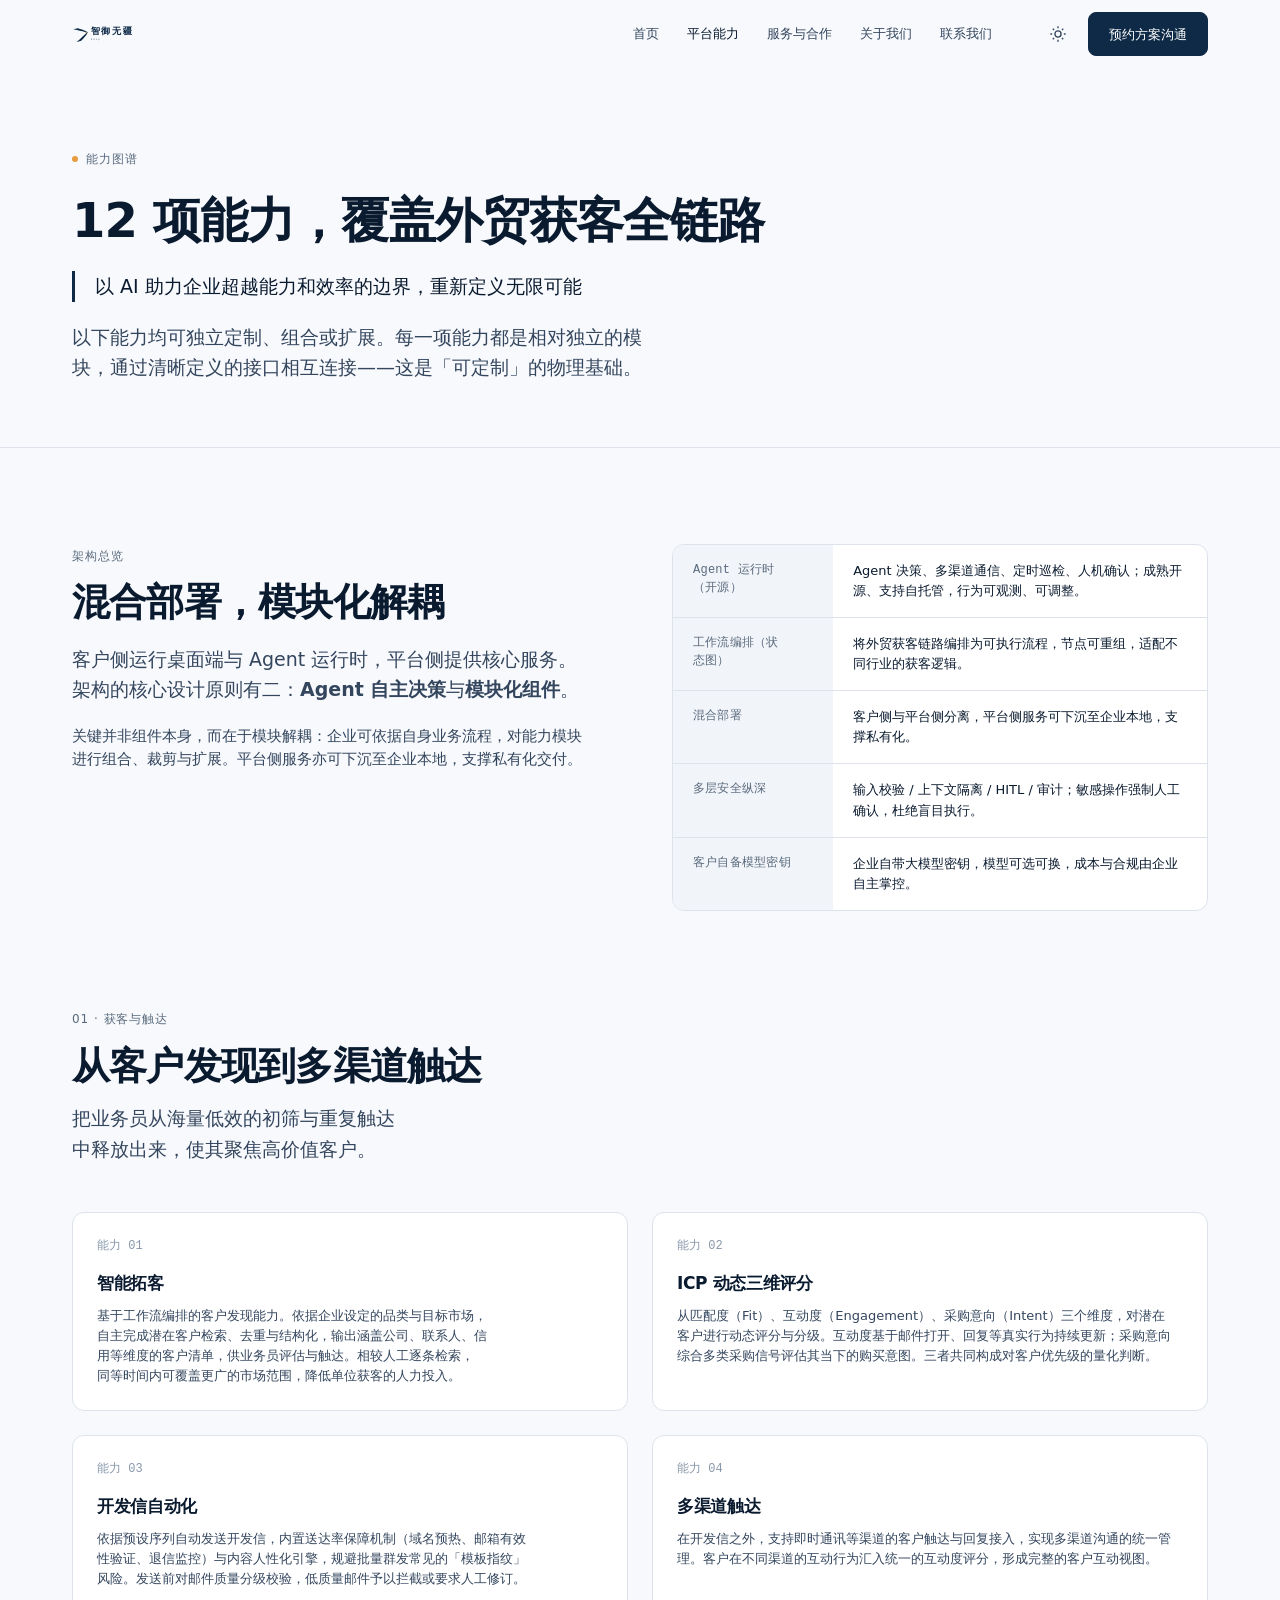
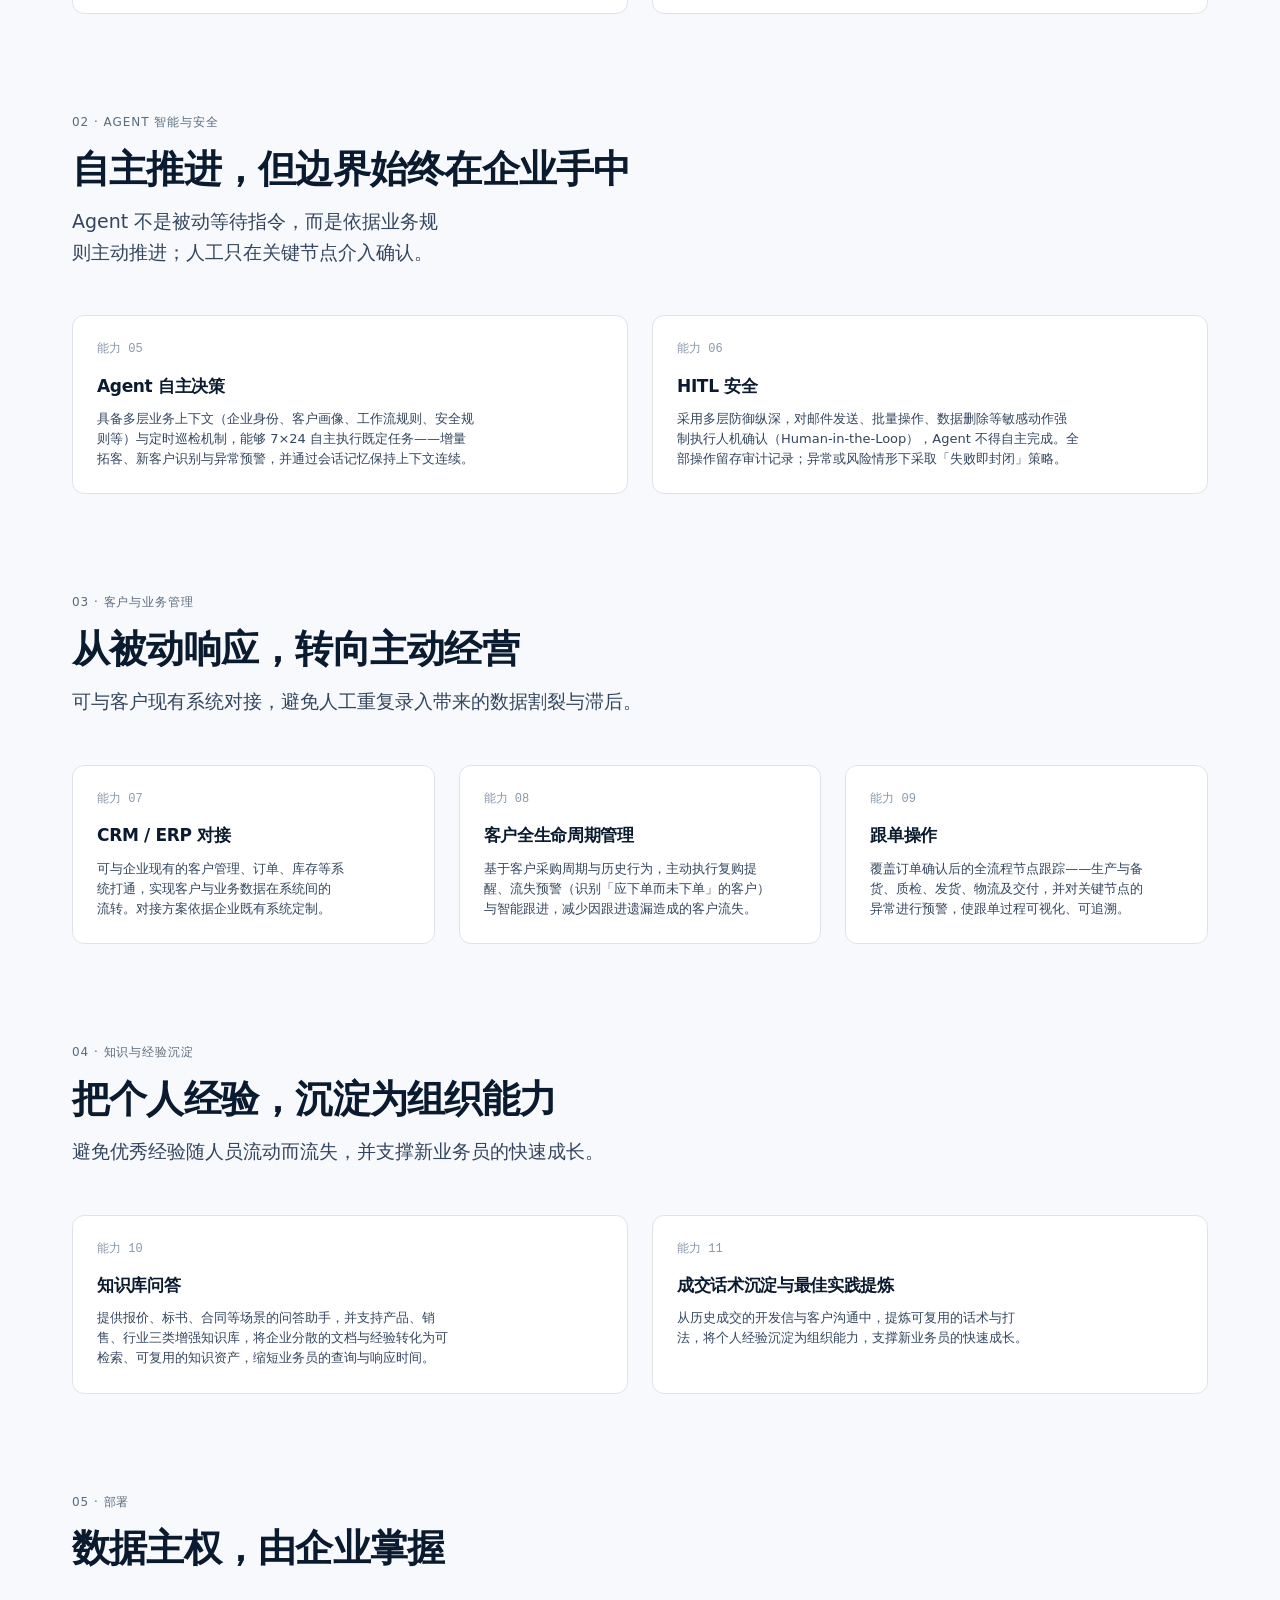
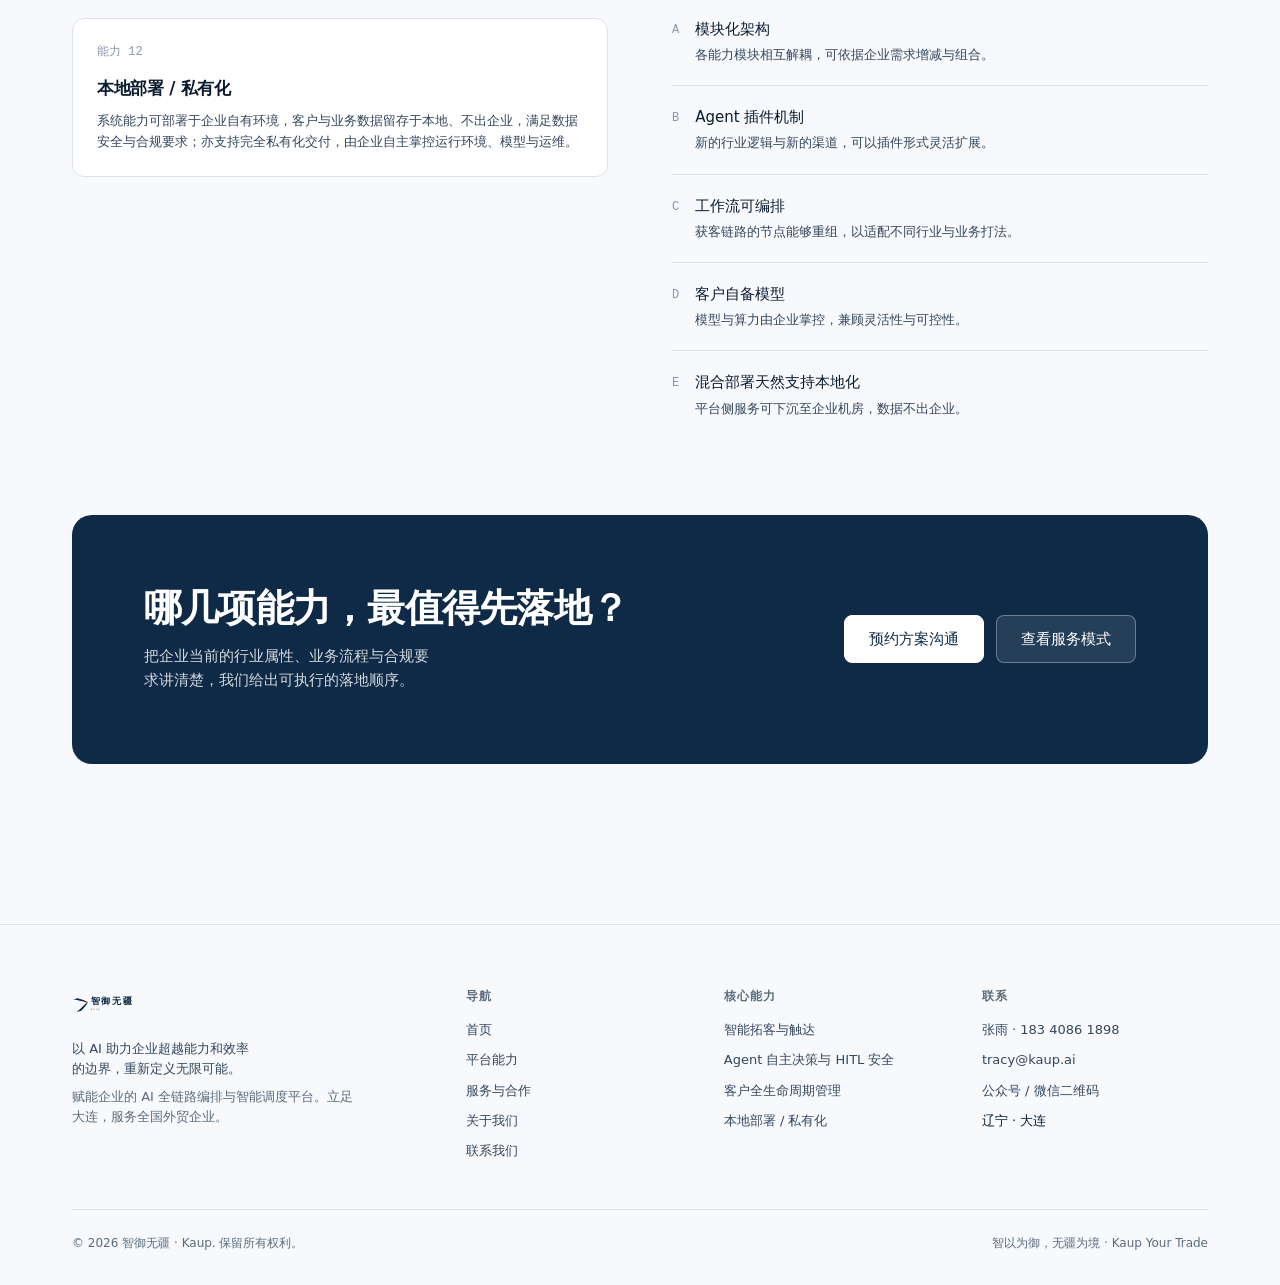
<file: capabilities.html>
<!doctype html>
<html lang="zh-CN" data-theme="light">
<head>
<meta charset="utf-8">
<meta name="viewport" content="width=device-width, initial-scale=1">
<title>平台能力 — 智御无疆 Kaup</title>
<meta name="description" content="以 AI 助力企业超越能力和效率的边界，重新定义无限可能。智御无疆面向外贸场景的 12 项能力图谱：智能拓客、ICP 动态三维评分、开发信自动化、多渠道触达、Agent 自主决策与 HITL 安全、CRM/ERP 对接、知识库问答、本地部署与私有化。">
<meta name="theme-color" content="#F7F9FC">
<!-- ---------- SEO / 社交分享（绝对地址指向正式域名 kaup.ai） ---------- -->
<link rel="canonical" href="https://kaup.ai/capabilities.html">
<meta name="robots" content="index, follow, max-snippet:-1, max-image-preview:large">
<meta name="author" content="智御无疆 Kaup">
<meta name="google-site-verification" content="01RiUMnis6pg-MivPFV0EDbT2KlpD4Yd47tbIIPHspk">
<link rel="sitemap" type="application/xml" href="/sitemap.xml">
<meta property="og:type" content="website">
<meta property="og:site_name" content="智御无疆 Kaup">
<meta property="og:locale" content="zh_CN">
<meta property="og:url" content="https://kaup.ai/capabilities.html">
<meta property="og:title" content="平台能力 — 智御无疆 Kaup">
<meta property="og:description" content="面向外贸场景的 12 项能力图谱：智能拓客、ICP 动态三维评分、开发信自动化、多渠道触达、Agent 自主决策与 HITL 安全、CRM/ERP 对接、知识库问答、本地部署与私有化。">
<meta property="og:image" content="https://kaup.ai/og-image.png">
<meta property="og:image:width" content="1200">
<meta property="og:image:height" content="630">
<meta property="og:image:alt" content="智御无疆 Kaup — 以 AI 助力企业超越能力和效率的边界">
<meta name="twitter:card" content="summary_large_image">
<meta name="twitter:title" content="平台能力 — 智御无疆 Kaup">
<meta name="twitter:description" content="面向外贸场景的 12 项能力图谱：智能拓客、ICP 动态三维评分、开发信自动化、多渠道触达、Agent 自主决策与 HITL 安全、CRM/ERP 对接、知识库问答、本地部署与私有化。">
<meta name="twitter:image" content="https://kaup.ai/og-image.png">
<script type="application/ld+json">
{
  "@context": "https://schema.org",
  "@graph": [
    {
      "@type": "Organization",
      "@id": "https://kaup.ai/#organization",
      "name": "智御无疆 Kaup",
      "alternateName": "KAUP",
      "url": "https://kaup.ai/",
      "logo": "https://kaup.ai/assets/logo/logo-horizontal-1024w.png",
      "image": "https://kaup.ai/og-image.png",
      "description": "赋能企业的 AI 全链路编排与智能调度平台，面向中国 B2B 外贸企业提供 AI Agent 定制开发与本地/私有化部署。",
      "slogan": "以 AI 助力企业超越能力和效率的边界，重新定义无限可能",
      "email": "tracy@kaup.ai",
      "telephone": "+86-183-4086-1898",
      "address": {
        "@type": "PostalAddress",
        "addressRegion": "辽宁省",
        "addressLocality": "大连市",
        "addressCountry": "CN"
      },
      "areaServed": {
        "@type": "Country",
        "name": "中国"
      },
      "knowsAbout": [
        "AI Agent",
        "外贸获客",
        "智能拓客",
        "ICP 三维评分",
        "开发信自动化",
        "客户全生命周期管理",
        "本地部署",
        "私有化部署",
        "HITL 人机协同",
        "CRM/ERP 集成"
      ],
      "contactPoint": [
        {
          "@type": "ContactPoint",
          "contactType": "sales",
          "name": "张雨",
          "telephone": "+86-183-4086-1898",
          "email": "tracy@kaup.ai",
          "availableLanguage": [
            "zh-CN"
          ]
        }
      ]
    },
    {
      "@type": "WebSite",
      "@id": "https://kaup.ai/#website",
      "url": "https://kaup.ai/",
      "name": "智御无疆 Kaup",
      "publisher": {
        "@id": "https://kaup.ai/#organization"
      },
      "inLanguage": "zh-CN"
    },
    {
      "@type": "WebPage",
      "@id": "https://kaup.ai/capabilities.html#webpage",
      "url": "https://kaup.ai/capabilities.html",
      "name": "平台能力 — 智御无疆 Kaup",
      "description": "面向外贸场景的 12 项能力图谱：智能拓客、ICP 动态三维评分、开发信自动化、多渠道触达、Agent 自主决策与 HITL 安全、CRM/ERP 对接、知识库问答、本地部署与私有化。",
      "isPartOf": {
        "@id": "https://kaup.ai/#website"
      },
      "about": {
        "@id": "https://kaup.ai/#organization"
      },
      "inLanguage": "zh-CN"
    },
    {
      "@type": "BreadcrumbList",
      "@id": "https://kaup.ai/capabilities.html#breadcrumb",
      "itemListElement": [
        {
          "@type": "ListItem",
          "position": 1,
          "name": "首页",
          "item": "https://kaup.ai/"
        },
        {
          "@type": "ListItem",
          "position": 2,
          "name": "平台能力",
          "item": "https://kaup.ai/capabilities.html"
        }
      ]
    }
  ]
}
</script>
<!-- ---------- Google Analytics 4（沿用旧站属性 G-KY2F8QZBEN） ---------- -->
<script async src="https://www.googletagmanager.com/gtag/js?id=G-KY2F8QZBEN"></script>
<script>
  window.dataLayer = window.dataLayer || [];
  function gtag(){dataLayer.push(arguments);}
  gtag('js', new Date());
  gtag('config', 'G-KY2F8QZBEN');
</script>
<link rel="icon" href="assets/logo/favicon.svg" type="image/svg+xml" media="(prefers-color-scheme: light)">
<link rel="icon" href="assets/logo/favicon-dark.svg" type="image/svg+xml" media="(prefers-color-scheme: dark)">
<link rel="apple-touch-icon" href="assets/logo/apple-touch-icon.png">
<link rel="stylesheet" href="assets/css/tokens.css">
<link rel="stylesheet" href="assets/css/site.css">
<script>
  (function () {
    try {
      var t = localStorage.getItem("kaup-theme");
      if (!t) t = window.matchMedia("(prefers-color-scheme: dark)").matches ? "dark" : "light";
      document.documentElement.setAttribute("data-theme", t);
    } catch (e) {}
  })();
</script>
</head>
<body>
<a class="skip-link" href="#main">跳到主要内容</a>

<header class="site-header">
  <div class="wrap header-inner">
    <a class="brand-logo" href="index.html" aria-label="智御无疆 Kaup — 首页">
      <img class="logo-light" src="assets/logo/logo-horizontal.svg" alt="智御无疆 Kaup" height="30">
      <img class="logo-dark" src="assets/logo/logo-horizontal-dark.svg" alt="" aria-hidden="true" height="30">
    </a>
    <nav class="nav" id="site-nav" aria-label="主导航">
      <a href="index.html">首页</a>
      <a href="capabilities.html" aria-current="page">平台能力</a>
      <a href="services.html">服务与合作</a>
      <a href="about.html">关于我们</a>
      <a href="contact.html">联系我们</a>
    </nav>
    <div class="header-actions">
      <button class="icon-btn theme-toggle" type="button" data-theme-toggle aria-pressed="false" aria-label="切换到深色主题">
        <svg class="icon-sun" viewBox="0 0 20 20" fill="none" stroke="currentColor" stroke-width="1.5" aria-hidden="true"><circle cx="10" cy="10" r="3.4"/><path d="M10 1.5v2M10 16.5v2M1.5 10h2M16.5 10h2M4.2 4.2l1.4 1.4M14.4 14.4l1.4 1.4M4.2 15.8l1.4-1.4M14.4 5.6l1.4-1.4"/></svg>
        <svg class="icon-moon" viewBox="0 0 20 20" fill="none" stroke="currentColor" stroke-width="1.5" aria-hidden="true"><path d="M16.2 12.4A6.8 6.8 0 0 1 7.6 3.8a6.8 6.8 0 1 0 8.6 8.6Z"/></svg>
      </button>
      <a class="btn btn-primary" href="contact.html">预约方案沟通</a>
      <button class="icon-btn nav-toggle" type="button" data-nav-toggle aria-expanded="false" aria-controls="site-nav" aria-label="打开导航菜单">
        <svg viewBox="0 0 20 20" fill="none" stroke="currentColor" stroke-width="1.6" aria-hidden="true"><path d="M3 6h14M3 10h14M3 14h14"/></svg>
      </button>
    </div>
  </div>
</header>

<main id="main">
  <section class="page-head">
    <div class="wrap">
      <span class="eyebrow">能力图谱</span>
      <h1>12 项能力，覆盖外贸获客全链路</h1>
      <p class="claim">以 AI 助力企业超越能力和效率的边界，<br class="claim-br">重新定义无限可能</p>
      <p class="lede">以下能力均可独立定制、组合或扩展。每一项能力都是相对独立的模块，通过清晰定义的接口相互连接——这是「可定制」的物理基础。</p>
    </div>
  </section>

  <!-- 架构总览 -->
  <section class="section">
    <div class="wrap split">
      <div>
        <span class="kicker">架构总览</span>
        <h2 class="h2" style="margin-bottom:var(--space-5)">混合部署，模块化解耦</h2>
        <p class="lede">客户侧运行桌面端与 Agent 运行时，平台侧提供核心服务。架构的核心设计原则有二：<strong>Agent 自主决策</strong>与<strong>模块化组件</strong>。</p>
        <p style="margin-top:var(--space-5);color:var(--fg-2)">关键并非组件本身，而在于模块解耦：企业可依据自身业务流程，对能力模块进行组合、裁剪与扩展。平台侧服务亦可下沉至企业本地，支撑私有化交付。</p>
      </div>
      <div class="table-wrap">
        <table>
          <caption class="sr-only" style="position:absolute;left:-9999px">关键技术选型</caption>
          <tbody>
            <tr><th scope="row">Agent 运行时（开源）</th><td>Agent 决策、多渠道通信、定时巡检、人机确认；成熟开源、支持自托管，行为可观测、可调整。</td></tr>
            <tr><th scope="row">工作流编排（状态图）</th><td>将外贸获客链路编排为可执行流程，节点可重组，适配不同行业的获客逻辑。</td></tr>
            <tr><th scope="row">混合部署</th><td>客户侧与平台侧分离，平台侧服务可下沉至企业本地，支撑私有化。</td></tr>
            <tr><th scope="row">多层安全纵深</th><td>输入校验 / 上下文隔离 / HITL / 审计；敏感操作强制人工确认，杜绝盲目执行。</td></tr>
            <tr><th scope="row">客户自备模型密钥</th><td>企业自带大模型密钥，模型可选可换，成本与合规由企业自主掌控。</td></tr>
          </tbody>
        </table>
      </div>
    </div>
  </section>

  <!-- 获客与触达 -->
  <section class="section" id="acquisition" style="padding-top:0">
    <div class="wrap">
      <div class="sec-head reveal">
        <span class="kicker">01 · 获客与触达</span>
        <h2 class="h2">从客户发现到多渠道触达</h2>
        <p class="lede">把业务员从海量低效的初筛与重复触达中释放出来，使其聚焦高价值客户。</p>
      </div>
      <div class="grid grid-2">
        <article class="card reveal">
          <span class="idx">能力 01</span>
          <h3>智能拓客</h3>
          <p>基于工作流编排的客户发现能力。依据企业设定的品类与目标市场，自主完成潜在客户检索、去重与结构化，输出涵盖公司、联系人、信用等维度的客户清单，供业务员评估与触达。相较人工逐条检索，同等时间内可覆盖更广的市场范围，降低单位获客的人力投入。</p>
        </article>
        <article class="card reveal">
          <span class="idx">能力 02</span>
          <h3>ICP 动态三维评分</h3>
          <p>从匹配度（Fit）、互动度（Engagement）、采购意向（Intent）三个维度，对潜在客户进行动态评分与分级。互动度基于邮件打开、回复等真实行为持续更新；采购意向综合多类采购信号评估其当下的购买意图。三者共同构成对客户优先级的量化判断。</p>
        </article>
        <article class="card reveal">
          <span class="idx">能力 03</span>
          <h3>开发信自动化</h3>
          <p>依据预设序列自动发送开发信，内置送达率保障机制（域名预热、邮箱有效性验证、退信监控）与内容人性化引擎，规避批量群发常见的「模板指纹」风险。发送前对邮件质量分级校验，低质量邮件予以拦截或要求人工修订。</p>
        </article>
        <article class="card reveal">
          <span class="idx">能力 04</span>
          <h3>多渠道触达</h3>
          <p>在开发信之外，支持即时通讯等渠道的客户触达与回复接入，实现多渠道沟通的统一管理。客户在不同渠道的互动行为汇入统一的互动度评分，形成完整的客户互动视图。</p>
        </article>
      </div>
    </div>
  </section>

  <!-- Agent 智能与安全 -->
  <section class="section" id="agent" style="padding-top:0">
    <div class="wrap">
      <div class="sec-head reveal">
        <span class="kicker">02 · Agent 智能与安全</span>
        <h2 class="h2">自主推进，但边界始终在企业手中</h2>
        <p class="lede">Agent 不是被动等待指令，而是依据业务规则主动推进；人工只在关键节点介入确认。</p>
      </div>
      <div class="grid grid-2">
        <article class="card reveal">
          <span class="idx">能力 05</span>
          <h3>Agent 自主决策</h3>
          <p>具备多层业务上下文（企业身份、客户画像、工作流规则、安全规则等）与定时巡检机制，能够 7×24 自主执行既定任务——增量拓客、新客户识别与异常预警，并通过会话记忆保持上下文连续。</p>
        </article>
        <article class="card reveal">
          <span class="idx">能力 06</span>
          <h3>HITL 安全</h3>
          <p>采用多层防御纵深，对邮件发送、批量操作、数据删除等敏感动作强制执行人机确认（Human-in-the-Loop），Agent 不得自主完成。全部操作留存审计记录；异常或风险情形下采取「失败即封闭」策略。</p>
        </article>
      </div>
    </div>
  </section>

  <!-- 客户与业务管理 -->
  <section class="section" id="crm" style="padding-top:0">
    <div class="wrap">
      <div class="sec-head reveal">
        <span class="kicker">03 · 客户与业务管理</span>
        <h2 class="h2">从被动响应，转向主动经营</h2>
        <p class="lede">可与客户现有系统对接，避免人工重复录入带来的数据割裂与滞后。</p>
      </div>
      <div class="grid grid-3">
        <article class="card reveal">
          <span class="idx">能力 07</span>
          <h3>CRM / ERP 对接</h3>
          <p>可与企业现有的客户管理、订单、库存等系统打通，实现客户与业务数据在系统间的流转。对接方案依据企业既有系统定制。</p>
        </article>
        <article class="card reveal">
          <span class="idx">能力 08</span>
          <h3>客户全生命周期管理</h3>
          <p>基于客户采购周期与历史行为，主动执行复购提醒、流失预警（识别「应下单而未下单」的客户）与智能跟进，减少因跟进遗漏造成的客户流失。</p>
        </article>
        <article class="card reveal">
          <span class="idx">能力 09</span>
          <h3>跟单操作</h3>
          <p>覆盖订单确认后的全流程节点跟踪——生产与备货、质检、发货、物流及交付，并对关键节点的异常进行预警，使跟单过程可视化、可追溯。</p>
        </article>
      </div>
    </div>
  </section>

  <!-- 知识与经验沉淀 -->
  <section class="section" id="knowledge" style="padding-top:0">
    <div class="wrap">
      <div class="sec-head reveal">
        <span class="kicker">04 · 知识与经验沉淀</span>
        <h2 class="h2">把个人经验，沉淀为组织能力</h2>
        <p class="lede">避免优秀经验随人员流动而流失，并支撑新业务员的快速成长。</p>
      </div>
      <div class="grid grid-2">
        <article class="card reveal">
          <span class="idx">能力 10</span>
          <h3>知识库问答</h3>
          <p>提供报价、标书、合同等场景的问答助手，并支持产品、销售、行业三类增强知识库，将企业分散的文档与经验转化为可检索、可复用的知识资产，缩短业务员的查询与响应时间。</p>
        </article>
        <article class="card reveal">
          <span class="idx">能力 11</span>
          <h3>成交话术沉淀与最佳实践提炼</h3>
          <p>从历史成交的开发信与客户沟通中，提炼可复用的话术与打法，将个人经验沉淀为组织能力，支撑新业务员的快速成长。</p>
        </article>
      </div>
    </div>
  </section>

  <!-- 部署 -->
  <section class="section" id="deploy" style="padding-top:0">
    <div class="wrap">
      <div class="sec-head reveal">
        <span class="kicker">05 · 部署</span>
        <h2 class="h2">数据主权，由企业掌握</h2>
      </div>
      <div class="split">
        <div class="card reveal">
          <span class="idx">能力 12</span>
          <h3>本地部署 / 私有化</h3>
          <p>系统能力可部署于企业自有环境，客户与业务数据留存于本地、不出企业，满足数据安全与合规要求；亦支持完全私有化交付，由企业自主掌控运行环境、模型与运维。</p>
        </div>
        <div>
          <ul class="check-list reveal">
            <li><span class="m">A</span><span><strong>模块化架构</strong><p>各能力模块相互解耦，可依据企业需求增减与组合。</p></span></li>
            <li><span class="m">B</span><span><strong>Agent 插件机制</strong><p>新的行业逻辑与新的渠道，可以插件形式灵活扩展。</p></span></li>
            <li><span class="m">C</span><span><strong>工作流可编排</strong><p>获客链路的节点能够重组，以适配不同行业与业务打法。</p></span></li>
            <li><span class="m">D</span><span><strong>客户自备模型</strong><p>模型与算力由企业掌控，兼顾灵活性与可控性。</p></span></li>
            <li><span class="m">E</span><span><strong>混合部署天然支持本地化</strong><p>平台侧服务可下沉至企业机房，数据不出企业。</p></span></li>
          </ul>
        </div>
      </div>
    </div>
  </section>

  <section class="wrap" style="padding-bottom:var(--space-16)">
    <div class="cta-band reveal">
      <div>
        <h2 class="h2">哪几项能力，最值得先落地？</h2>
        <p>把企业当前的行业属性、业务流程与合规要求讲清楚，我们给出可执行的落地顺序。</p>
      </div>
      <div class="cta-actions">
        <a class="btn btn-primary btn-lg" href="contact.html">预约方案沟通</a>
        <a class="btn btn-secondary btn-lg" href="services.html">查看服务模式</a>
      </div>
    </div>
  </section>
</main>

<footer class="site-footer">
  <div class="wrap">
    <div class="footer-top">
      <div class="footer-brand">
        <img class="logo-light" src="assets/logo/logo-horizontal.svg" alt="智御无疆 Kaup" height="30">
        <img class="logo-dark" src="assets/logo/logo-horizontal-dark.svg" alt="" aria-hidden="true" height="30">
        <p class="footer-claim">以 AI 助力企业超越能力和效率的边界，重新定义无限可能。</p>
        <p>赋能企业的 AI 全链路编排与智能调度平台。立足大连，服务全国外贸企业。</p>
      </div>
      <div class="footer-col">
        <h4>导航</h4>
        <ul>
          <li><a href="index.html">首页</a></li>
          <li><a href="capabilities.html">平台能力</a></li>
          <li><a href="services.html">服务与合作</a></li>
          <li><a href="about.html">关于我们</a></li>
          <li><a href="contact.html">联系我们</a></li>
        </ul>
      </div>
      <div class="footer-col">
        <h4>核心能力</h4>
        <ul>
          <li><a href="capabilities.html#acquisition">智能拓客与触达</a></li>
          <li><a href="capabilities.html#agent">Agent 自主决策与 HITL 安全</a></li>
          <li><a href="capabilities.html#crm">客户全生命周期管理</a></li>
          <li><a href="capabilities.html#deploy">本地部署 / 私有化</a></li>
        </ul>
      </div>
      <div class="footer-col">
        <h4>联系</h4>
        <ul>
          <li><a href="tel:18340861898">张雨 · 183 4086 1898</a></li>
          <li><a href="mailto:tracy@kaup.ai">tracy@kaup.ai</a></li>
          <li><a href="contact.html">公众号 / 微信二维码</a></li>
          <li>辽宁 · 大连</li>
        </ul>
      </div>
    </div>
    <div class="footer-bottom">
      <span>© <span data-year>2026</span> 智御无疆 · Kaup. 保留所有权利。</span>
      <span>智以为御，无疆为境 · Kaup Your Trade</span>
    </div>
  </div>
</footer>

<script src="assets/js/site.js" defer></script>
</body>
</html>
</file>
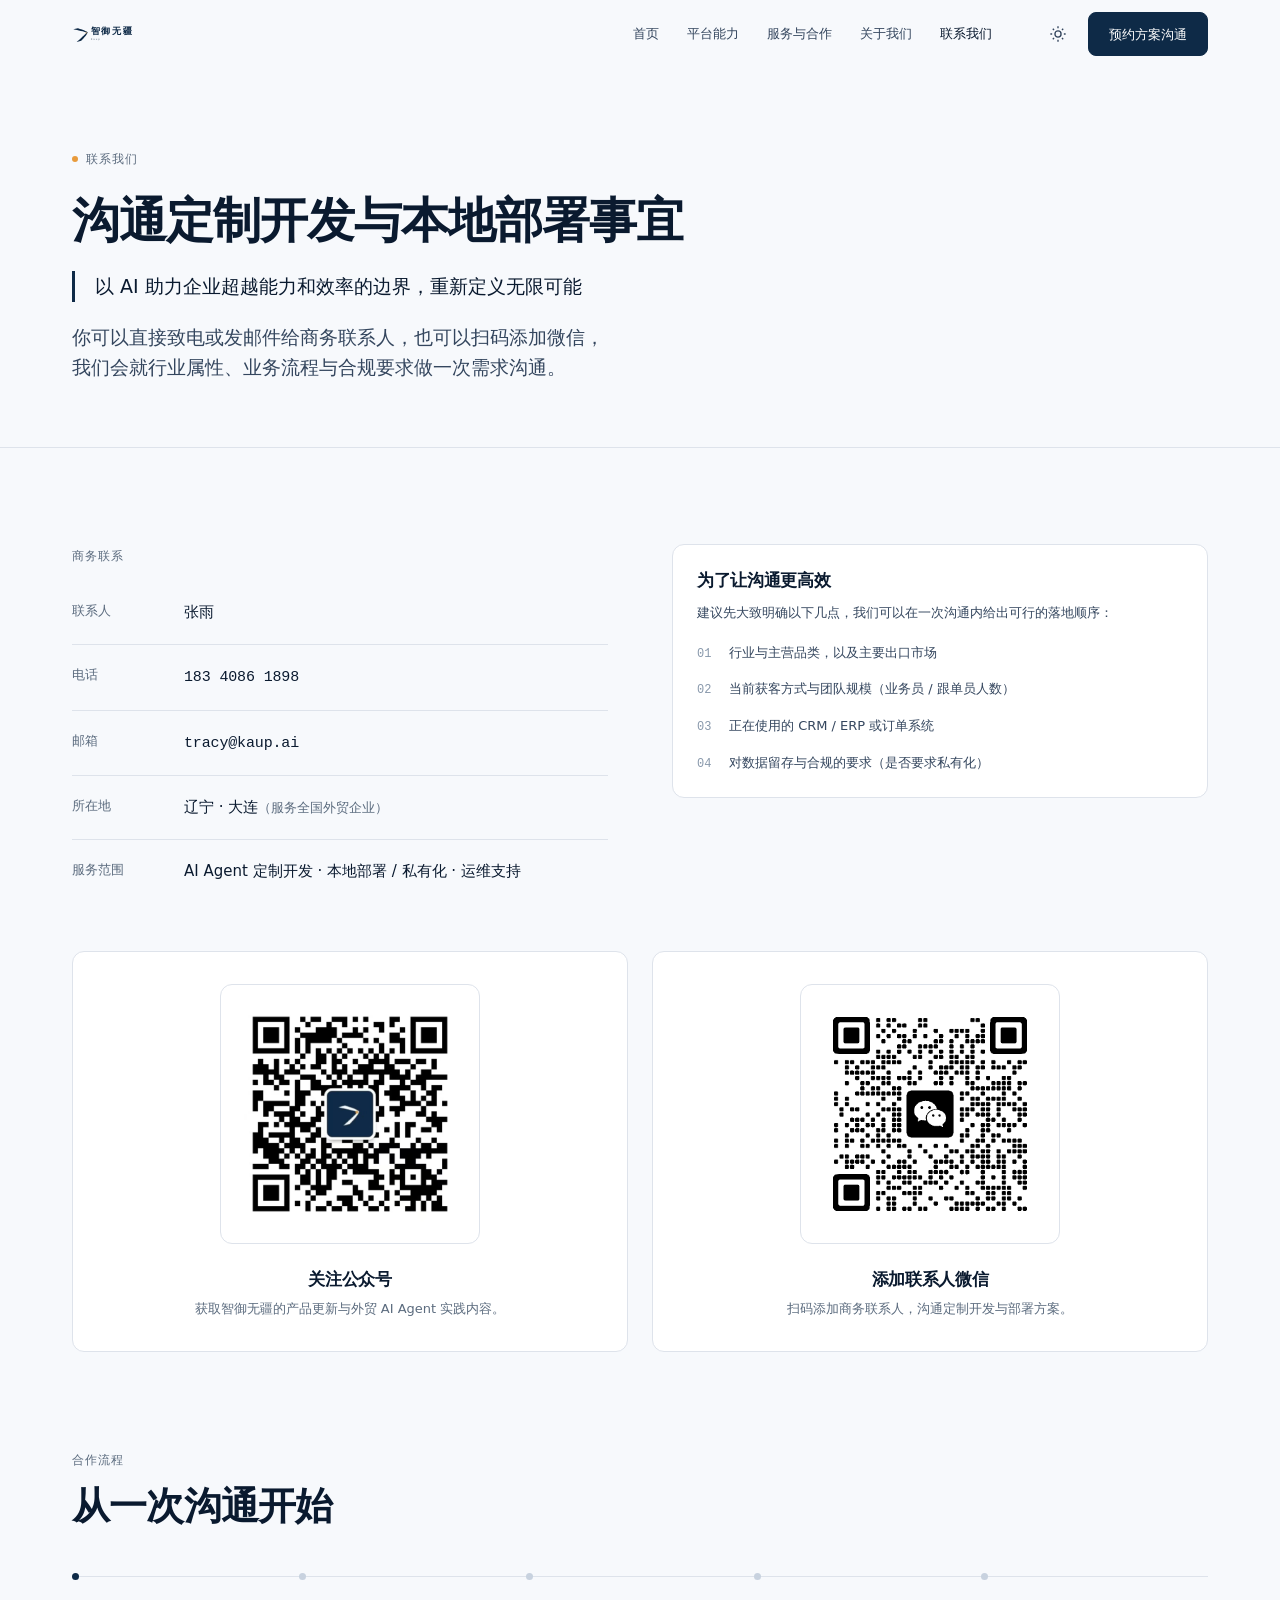
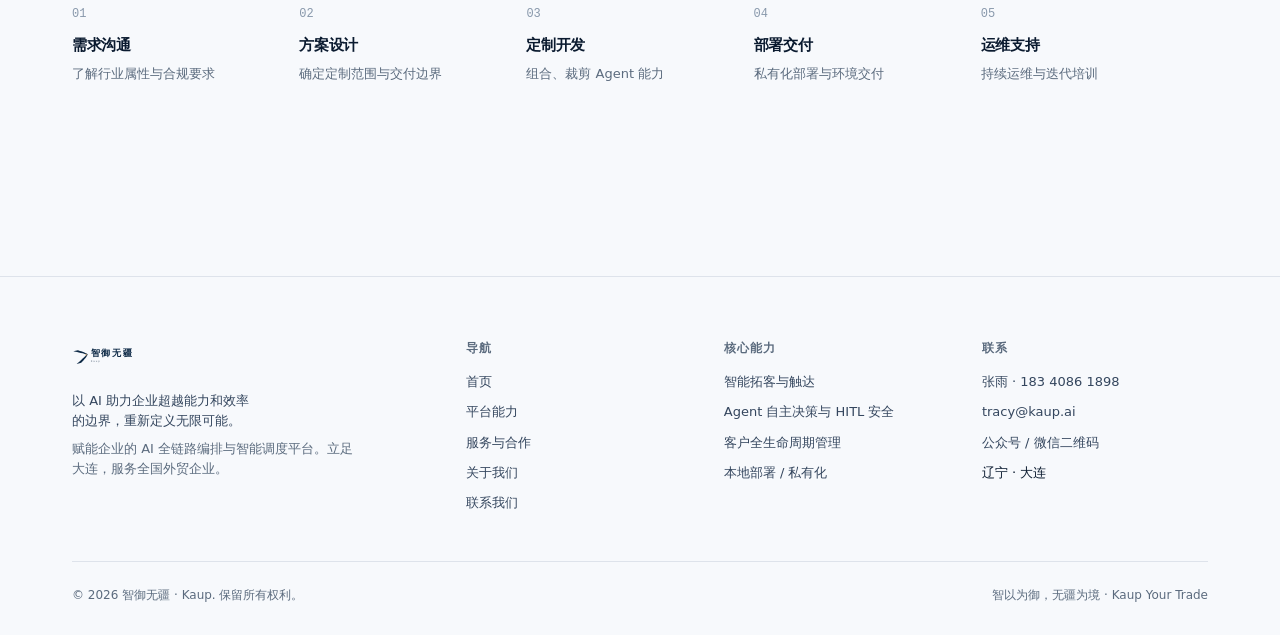
<file: contact.html>
<!doctype html>
<html lang="zh-CN" data-theme="light">
<head>
<meta charset="utf-8">
<meta name="viewport" content="width=device-width, initial-scale=1">
<title>联系我们 — 智御无疆 Kaup</title>
<meta name="description" content="以 AI 助力企业超越能力和效率的边界，重新定义无限可能。联系智御无疆团队，沟通外贸企业 AI Agent 定制开发与本地部署事宜。商务联系：张雨 183 4086 1898、tracy@kaup.ai。扫码关注公众号或添加联系人微信。">
<meta name="theme-color" content="#F7F9FC">
<!-- ---------- SEO / 社交分享（绝对地址指向正式域名 kaup.ai） ---------- -->
<link rel="canonical" href="https://kaup.ai/contact.html">
<meta name="robots" content="index, follow, max-snippet:-1, max-image-preview:large">
<meta name="author" content="智御无疆 Kaup">
<meta name="google-site-verification" content="01RiUMnis6pg-MivPFV0EDbT2KlpD4Yd47tbIIPHspk">
<link rel="sitemap" type="application/xml" href="/sitemap.xml">
<meta property="og:type" content="website">
<meta property="og:site_name" content="智御无疆 Kaup">
<meta property="og:locale" content="zh_CN">
<meta property="og:url" content="https://kaup.ai/contact.html">
<meta property="og:title" content="联系我们 — 智御无疆 Kaup">
<meta property="og:description" content="联系智御无疆团队，沟通外贸企业 AI Agent 定制开发与本地部署事宜。商务联系：张雨 183 4086 1898、tracy@kaup.ai。扫码关注公众号或添加联系人微信。">
<meta property="og:image" content="https://kaup.ai/og-image.png">
<meta property="og:image:width" content="1200">
<meta property="og:image:height" content="630">
<meta property="og:image:alt" content="智御无疆 Kaup — 以 AI 助力企业超越能力和效率的边界">
<meta name="twitter:card" content="summary_large_image">
<meta name="twitter:title" content="联系我们 — 智御无疆 Kaup">
<meta name="twitter:description" content="联系智御无疆团队，沟通外贸企业 AI Agent 定制开发与本地部署事宜。商务联系：张雨 183 4086 1898、tracy@kaup.ai。扫码关注公众号或添加联系人微信。">
<meta name="twitter:image" content="https://kaup.ai/og-image.png">
<script type="application/ld+json">
{
  "@context": "https://schema.org",
  "@graph": [
    {
      "@type": "Organization",
      "@id": "https://kaup.ai/#organization",
      "name": "智御无疆 Kaup",
      "alternateName": "KAUP",
      "url": "https://kaup.ai/",
      "logo": "https://kaup.ai/assets/logo/logo-horizontal-1024w.png",
      "image": "https://kaup.ai/og-image.png",
      "description": "赋能企业的 AI 全链路编排与智能调度平台，面向中国 B2B 外贸企业提供 AI Agent 定制开发与本地/私有化部署。",
      "slogan": "以 AI 助力企业超越能力和效率的边界，重新定义无限可能",
      "email": "tracy@kaup.ai",
      "telephone": "+86-183-4086-1898",
      "address": {
        "@type": "PostalAddress",
        "addressRegion": "辽宁省",
        "addressLocality": "大连市",
        "addressCountry": "CN"
      },
      "areaServed": {
        "@type": "Country",
        "name": "中国"
      },
      "knowsAbout": [
        "AI Agent",
        "外贸获客",
        "智能拓客",
        "ICP 三维评分",
        "开发信自动化",
        "客户全生命周期管理",
        "本地部署",
        "私有化部署",
        "HITL 人机协同",
        "CRM/ERP 集成"
      ],
      "contactPoint": [
        {
          "@type": "ContactPoint",
          "contactType": "sales",
          "name": "张雨",
          "telephone": "+86-183-4086-1898",
          "email": "tracy@kaup.ai",
          "availableLanguage": [
            "zh-CN"
          ]
        }
      ]
    },
    {
      "@type": "WebSite",
      "@id": "https://kaup.ai/#website",
      "url": "https://kaup.ai/",
      "name": "智御无疆 Kaup",
      "publisher": {
        "@id": "https://kaup.ai/#organization"
      },
      "inLanguage": "zh-CN"
    },
    {
      "@type": "WebPage",
      "@id": "https://kaup.ai/contact.html#webpage",
      "url": "https://kaup.ai/contact.html",
      "name": "联系我们 — 智御无疆 Kaup",
      "description": "联系智御无疆团队，沟通外贸企业 AI Agent 定制开发与本地部署事宜。商务联系：张雨 183 4086 1898、tracy@kaup.ai。扫码关注公众号或添加联系人微信。",
      "isPartOf": {
        "@id": "https://kaup.ai/#website"
      },
      "about": {
        "@id": "https://kaup.ai/#organization"
      },
      "inLanguage": "zh-CN"
    },
    {
      "@type": "BreadcrumbList",
      "@id": "https://kaup.ai/contact.html#breadcrumb",
      "itemListElement": [
        {
          "@type": "ListItem",
          "position": 1,
          "name": "首页",
          "item": "https://kaup.ai/"
        },
        {
          "@type": "ListItem",
          "position": 2,
          "name": "联系我们",
          "item": "https://kaup.ai/contact.html"
        }
      ]
    }
  ]
}
</script>
<!-- ---------- Google Analytics 4（沿用旧站属性 G-KY2F8QZBEN） ---------- -->
<script async src="https://www.googletagmanager.com/gtag/js?id=G-KY2F8QZBEN"></script>
<script>
  window.dataLayer = window.dataLayer || [];
  function gtag(){dataLayer.push(arguments);}
  gtag('js', new Date());
  gtag('config', 'G-KY2F8QZBEN');
</script>
<link rel="icon" href="assets/logo/favicon.svg" type="image/svg+xml" media="(prefers-color-scheme: light)">
<link rel="icon" href="assets/logo/favicon-dark.svg" type="image/svg+xml" media="(prefers-color-scheme: dark)">
<link rel="apple-touch-icon" href="assets/logo/apple-touch-icon.png">
<link rel="stylesheet" href="assets/css/tokens.css">
<link rel="stylesheet" href="assets/css/site.css">
<script>
  (function () {
    try {
      var t = localStorage.getItem("kaup-theme");
      if (!t) t = window.matchMedia("(prefers-color-scheme: dark)").matches ? "dark" : "light";
      document.documentElement.setAttribute("data-theme", t);
    } catch (e) {}
  })();
</script>
</head>
<body>
<a class="skip-link" href="#main">跳到主要内容</a>

<header class="site-header">
  <div class="wrap header-inner">
    <a class="brand-logo" href="index.html" aria-label="智御无疆 Kaup — 首页">
      <img class="logo-light" src="assets/logo/logo-horizontal.svg" alt="智御无疆 Kaup" height="30">
      <img class="logo-dark" src="assets/logo/logo-horizontal-dark.svg" alt="" aria-hidden="true" height="30">
    </a>
    <nav class="nav" id="site-nav" aria-label="主导航">
      <a href="index.html">首页</a>
      <a href="capabilities.html">平台能力</a>
      <a href="services.html">服务与合作</a>
      <a href="about.html">关于我们</a>
      <a href="contact.html" aria-current="page">联系我们</a>
    </nav>
    <div class="header-actions">
      <button class="icon-btn theme-toggle" type="button" data-theme-toggle aria-pressed="false" aria-label="切换到深色主题">
        <svg class="icon-sun" viewBox="0 0 20 20" fill="none" stroke="currentColor" stroke-width="1.5" aria-hidden="true"><circle cx="10" cy="10" r="3.4"/><path d="M10 1.5v2M10 16.5v2M1.5 10h2M16.5 10h2M4.2 4.2l1.4 1.4M14.4 14.4l1.4 1.4M4.2 15.8l1.4-1.4M14.4 5.6l1.4-1.4"/></svg>
        <svg class="icon-moon" viewBox="0 0 20 20" fill="none" stroke="currentColor" stroke-width="1.5" aria-hidden="true"><path d="M16.2 12.4A6.8 6.8 0 0 1 7.6 3.8a6.8 6.8 0 1 0 8.6 8.6Z"/></svg>
      </button>
      <a class="btn btn-primary" href="#contact-ways">预约方案沟通</a>
      <button class="icon-btn nav-toggle" type="button" data-nav-toggle aria-expanded="false" aria-controls="site-nav" aria-label="打开导航菜单">
        <svg viewBox="0 0 20 20" fill="none" stroke="currentColor" stroke-width="1.6" aria-hidden="true"><path d="M3 6h14M3 10h14M3 14h14"/></svg>
      </button>
    </div>
  </div>
</header>

<main id="main">
  <section class="page-head">
    <div class="wrap">
      <span class="eyebrow">联系我们</span>
      <h1>沟通定制开发与本地部署事宜</h1>
      <p class="claim">以 AI 助力企业超越能力和效率的边界，<br class="claim-br">重新定义无限可能</p>
      <p class="lede">你可以直接致电或发邮件给商务联系人，也可以扫码添加微信，我们会就行业属性、业务流程与合规要求做一次需求沟通。</p>
    </div>
  </section>

  <section class="section" id="contact-ways">
    <div class="wrap">
      <div class="split">
        <div>
          <span class="kicker">商务联系</span>
          <ul class="contact-list">
            <li>
              <span class="k">联系人</span>
              <span class="v">张雨</span>
            </li>
            <li>
              <span class="k">电话</span>
              <span class="v"><a class="mono" href="tel:18340861898">183 4086 1898</a></span>
            </li>
            <li>
              <span class="k">邮箱</span>
              <span class="v"><a class="mono" href="mailto:tracy@kaup.ai">tracy@kaup.ai</a></span>
            </li>
            <li>
              <span class="k">所在地</span>
              <span class="v">辽宁 · 大连<span class="muted" style="font-size:var(--text-sm)">（服务全国外贸企业）</span></span>
            </li>
            <li>
              <span class="k">服务范围</span>
              <span class="v">AI Agent 定制开发 · 本地部署 / 私有化 · 运维支持</span>
            </li>
          </ul>

        </div>

        <div class="card">
          <h3>为了让沟通更高效</h3>
          <p style="margin-bottom:var(--space-4)">建议先大致明确以下几点，我们可以在一次沟通内给出可行的落地顺序：</p>
          <ul class="cap-list">
            <li><span class="n">01</span><span>行业与主营品类，以及主要出口市场</span></li>
            <li><span class="n">02</span><span>当前获客方式与团队规模（业务员 / 跟单员人数）</span></li>
            <li><span class="n">03</span><span>正在使用的 CRM / ERP 或订单系统</span></li>
            <li><span class="n">04</span><span>对数据留存与合规的要求（是否要求私有化）</span></li>
          </ul>
        </div>
      </div>

      <div class="contact-grid" style="margin-top:var(--space-12)">
          <article class="card qr-card reveal">
            <div class="qr-frame">
              <img src="assets/qr/official-account.jpg" alt="智御无疆 微信公众号二维码" width="260" height="260" loading="lazy">
            </div>
            <h3>关注公众号</h3>
            <p>获取智御无疆的产品更新与外贸 AI Agent 实践内容。</p>
          </article>

          <article class="card qr-card reveal">
            <div class="qr-frame">
              <img src="assets/qr/contact-wechat.png" alt="智御无疆 商务联系人张雨 微信二维码" width="260" height="260" loading="lazy">
            </div>
            <h3>添加联系人微信</h3>
            <p>扫码添加商务联系人，沟通定制开发与部署方案。</p>
          </article>
      </div>
    </div>
  </section>

  <section class="section" style="padding-top:0">
    <div class="wrap">
      <div class="sec-head reveal">
        <span class="kicker">合作流程</span>
        <h2 class="h2">从一次沟通开始</h2>
      </div>
      <ol class="steps-track reveal">
        <li class="step"><span class="n">01</span><h3>需求沟通</h3><p>了解行业属性与合规要求</p></li>
        <li class="step"><span class="n">02</span><h3>方案设计</h3><p>确定定制范围与交付边界</p></li>
        <li class="step"><span class="n">03</span><h3>定制开发</h3><p>组合、裁剪 Agent 能力</p></li>
        <li class="step"><span class="n">04</span><h3>部署交付</h3><p>私有化部署与环境交付</p></li>
        <li class="step"><span class="n">05</span><h3>运维支持</h3><p>持续运维与迭代培训</p></li>
      </ol>
    </div>
  </section>
</main>

<footer class="site-footer">
  <div class="wrap">
    <div class="footer-top">
      <div class="footer-brand">
        <img class="logo-light" src="assets/logo/logo-horizontal.svg" alt="智御无疆 Kaup" height="30">
        <img class="logo-dark" src="assets/logo/logo-horizontal-dark.svg" alt="" aria-hidden="true" height="30">
        <p class="footer-claim">以 AI 助力企业超越能力和效率的边界，重新定义无限可能。</p>
        <p>赋能企业的 AI 全链路编排与智能调度平台。立足大连，服务全国外贸企业。</p>
      </div>
      <div class="footer-col">
        <h4>导航</h4>
        <ul>
          <li><a href="index.html">首页</a></li>
          <li><a href="capabilities.html">平台能力</a></li>
          <li><a href="services.html">服务与合作</a></li>
          <li><a href="about.html">关于我们</a></li>
          <li><a href="contact.html">联系我们</a></li>
        </ul>
      </div>
      <div class="footer-col">
        <h4>核心能力</h4>
        <ul>
          <li><a href="capabilities.html#acquisition">智能拓客与触达</a></li>
          <li><a href="capabilities.html#agent">Agent 自主决策与 HITL 安全</a></li>
          <li><a href="capabilities.html#crm">客户全生命周期管理</a></li>
          <li><a href="capabilities.html#deploy">本地部署 / 私有化</a></li>
        </ul>
      </div>
      <div class="footer-col">
        <h4>联系</h4>
        <ul>
          <li><a href="tel:18340861898">张雨 · 183 4086 1898</a></li>
          <li><a href="mailto:tracy@kaup.ai">tracy@kaup.ai</a></li>
          <li><a href="contact.html">公众号 / 微信二维码</a></li>
          <li>辽宁 · 大连</li>
        </ul>
      </div>
    </div>
    <div class="footer-bottom">
      <span>© <span data-year>2026</span> 智御无疆 · Kaup. 保留所有权利。</span>
      <span>智以为御，无疆为境 · Kaup Your Trade</span>
    </div>
  </div>
</footer>

<script src="assets/js/site.js" defer></script>
</body>
</html>
</file>
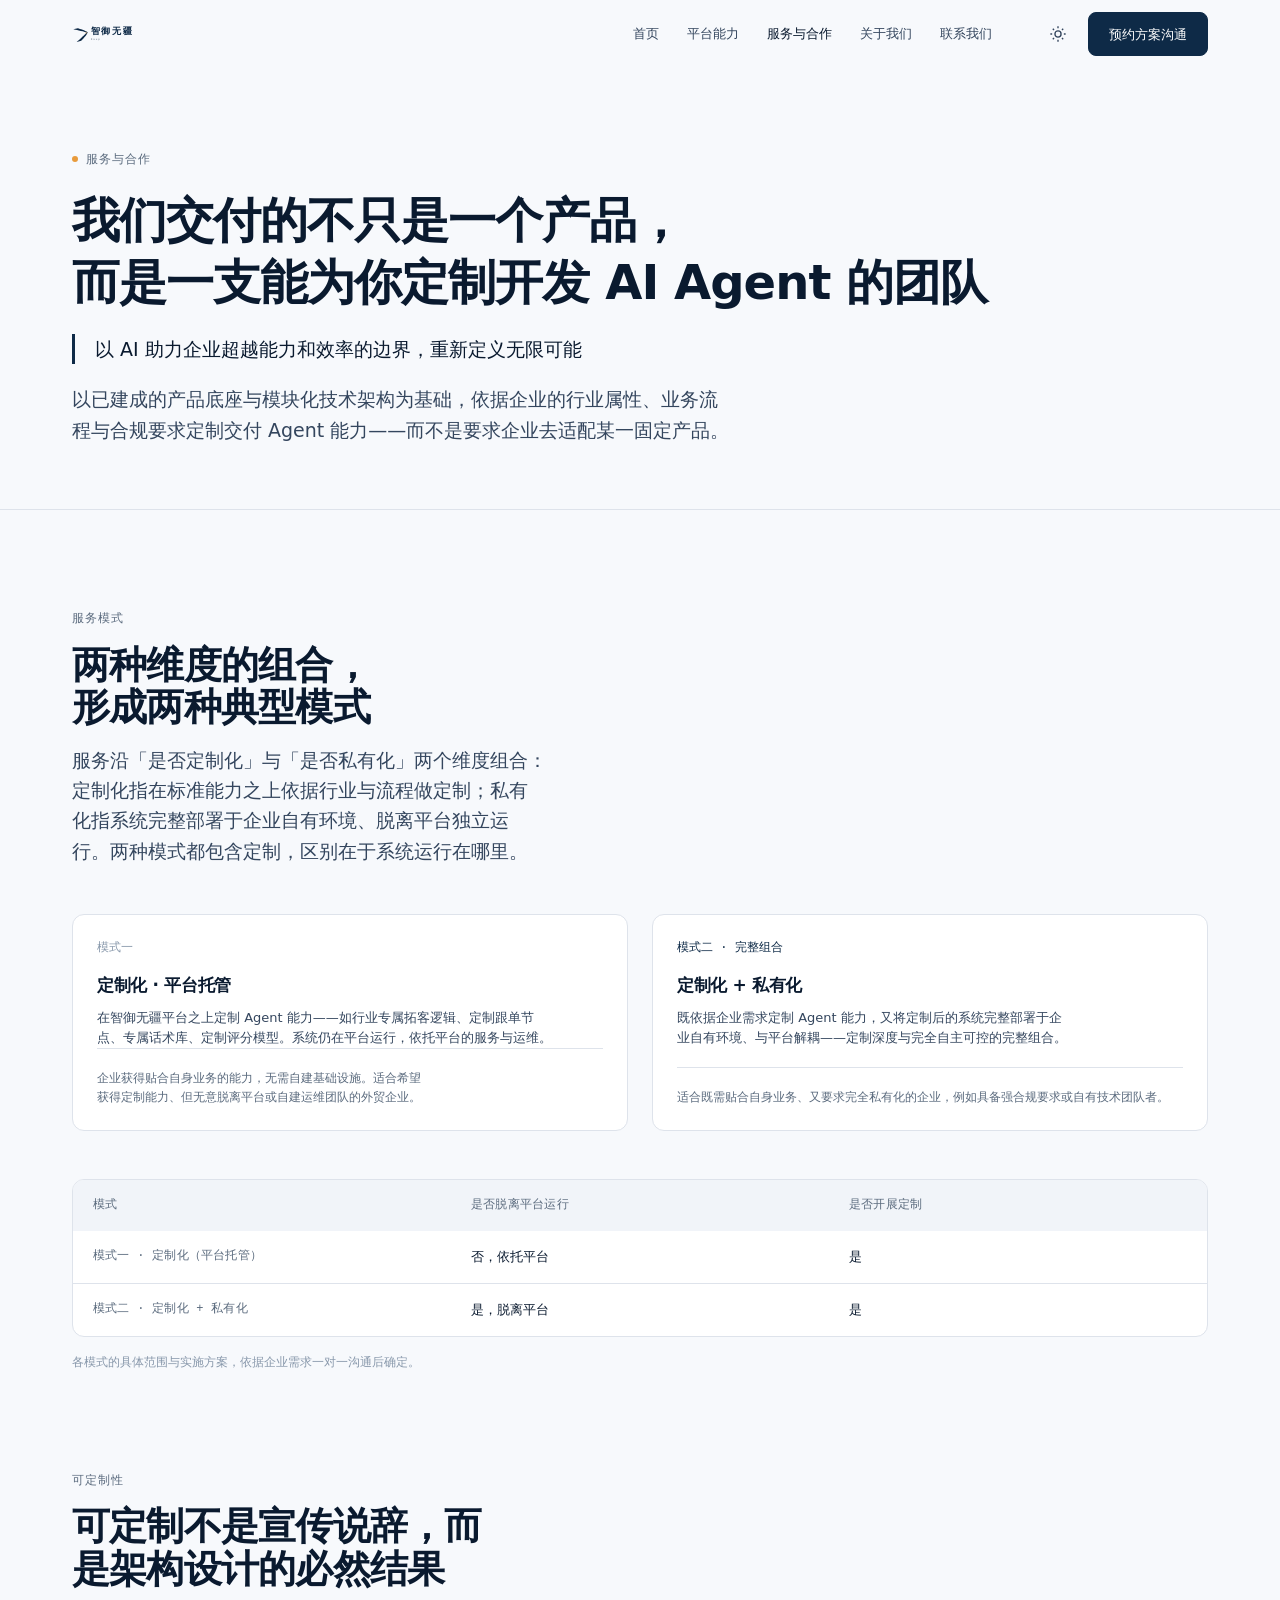
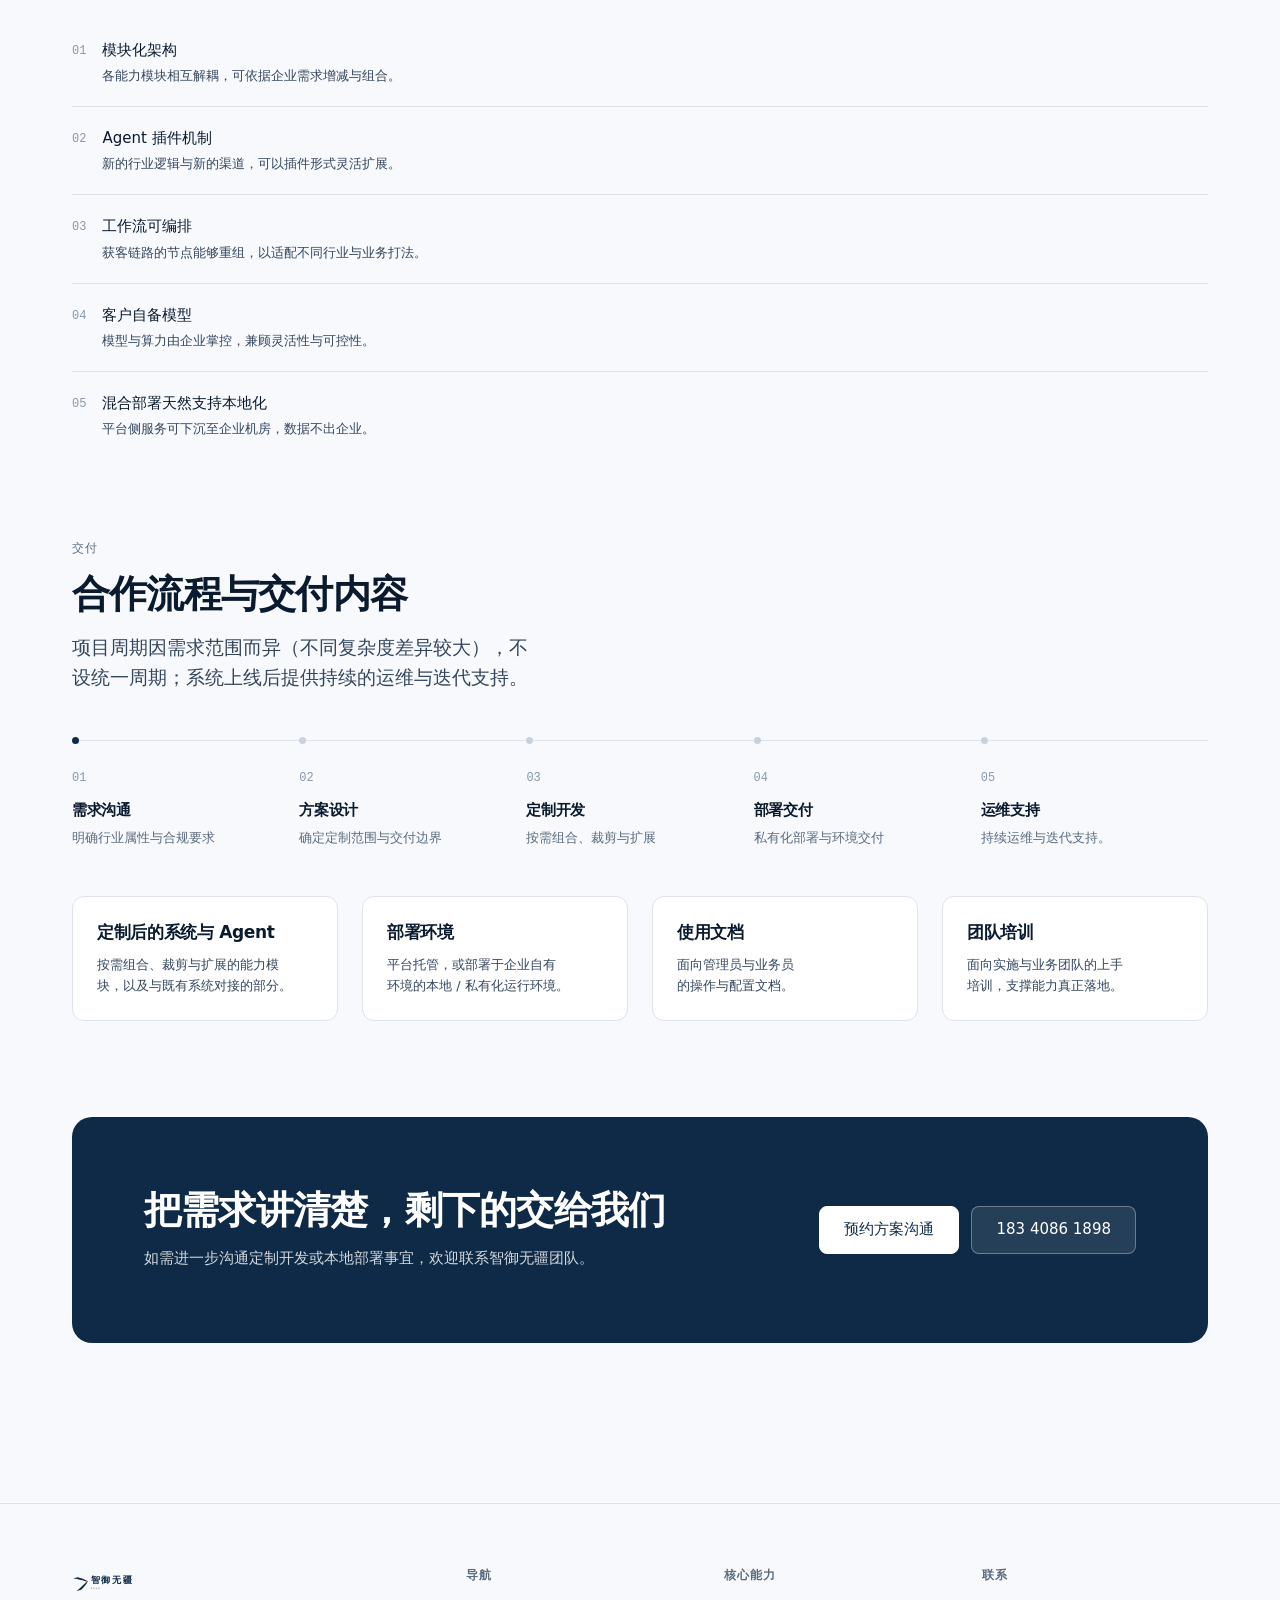
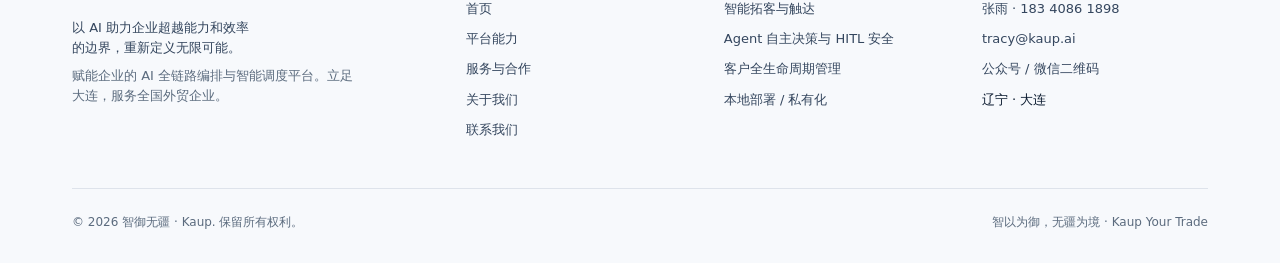
<file: services.html>
<!doctype html>
<html lang="zh-CN" data-theme="light">
<head>
<meta charset="utf-8">
<meta name="viewport" content="width=device-width, initial-scale=1">
<title>服务与合作 — 智御无疆 Kaup</title>
<meta name="description" content="以 AI 助力企业超越能力和效率的边界，重新定义无限可能。智御无疆提供两种 AI Agent 交付模式：定制化（平台托管）、定制化 + 私有化，合作流程为需求沟通 → 方案设计 → 定制开发 → 部署交付 → 运维支持。">
<meta name="theme-color" content="#F7F9FC">
<!-- ---------- SEO / 社交分享（绝对地址指向正式域名 kaup.ai） ---------- -->
<link rel="canonical" href="https://kaup.ai/services.html">
<meta name="robots" content="index, follow, max-snippet:-1, max-image-preview:large">
<meta name="author" content="智御无疆 Kaup">
<meta name="google-site-verification" content="01RiUMnis6pg-MivPFV0EDbT2KlpD4Yd47tbIIPHspk">
<link rel="sitemap" type="application/xml" href="/sitemap.xml">
<meta property="og:type" content="website">
<meta property="og:site_name" content="智御无疆 Kaup">
<meta property="og:locale" content="zh_CN">
<meta property="og:url" content="https://kaup.ai/services.html">
<meta property="og:title" content="服务与合作 — 智御无疆 Kaup">
<meta property="og:description" content="两种 AI Agent 交付模式：定制化（平台托管）、定制化 + 私有化；合作流程为需求沟通 → 方案设计 → 定制开发 → 部署交付 → 运维支持。">
<meta property="og:image" content="https://kaup.ai/og-image.png">
<meta property="og:image:width" content="1200">
<meta property="og:image:height" content="630">
<meta property="og:image:alt" content="智御无疆 Kaup — 以 AI 助力企业超越能力和效率的边界">
<meta name="twitter:card" content="summary_large_image">
<meta name="twitter:title" content="服务与合作 — 智御无疆 Kaup">
<meta name="twitter:description" content="两种 AI Agent 交付模式：定制化（平台托管）、定制化 + 私有化；合作流程为需求沟通 → 方案设计 → 定制开发 → 部署交付 → 运维支持。">
<meta name="twitter:image" content="https://kaup.ai/og-image.png">
<script type="application/ld+json">
{
  "@context": "https://schema.org",
  "@graph": [
    {
      "@type": "Organization",
      "@id": "https://kaup.ai/#organization",
      "name": "智御无疆 Kaup",
      "alternateName": "KAUP",
      "url": "https://kaup.ai/",
      "logo": "https://kaup.ai/assets/logo/logo-horizontal-1024w.png",
      "image": "https://kaup.ai/og-image.png",
      "description": "赋能企业的 AI 全链路编排与智能调度平台，面向中国 B2B 外贸企业提供 AI Agent 定制开发与本地/私有化部署。",
      "slogan": "以 AI 助力企业超越能力和效率的边界，重新定义无限可能",
      "email": "tracy@kaup.ai",
      "telephone": "+86-183-4086-1898",
      "address": {
        "@type": "PostalAddress",
        "addressRegion": "辽宁省",
        "addressLocality": "大连市",
        "addressCountry": "CN"
      },
      "areaServed": {
        "@type": "Country",
        "name": "中国"
      },
      "knowsAbout": [
        "AI Agent",
        "外贸获客",
        "智能拓客",
        "ICP 三维评分",
        "开发信自动化",
        "客户全生命周期管理",
        "本地部署",
        "私有化部署",
        "HITL 人机协同",
        "CRM/ERP 集成"
      ],
      "contactPoint": [
        {
          "@type": "ContactPoint",
          "contactType": "sales",
          "name": "张雨",
          "telephone": "+86-183-4086-1898",
          "email": "tracy@kaup.ai",
          "availableLanguage": [
            "zh-CN"
          ]
        }
      ]
    },
    {
      "@type": "WebSite",
      "@id": "https://kaup.ai/#website",
      "url": "https://kaup.ai/",
      "name": "智御无疆 Kaup",
      "publisher": {
        "@id": "https://kaup.ai/#organization"
      },
      "inLanguage": "zh-CN"
    },
    {
      "@type": "WebPage",
      "@id": "https://kaup.ai/services.html#webpage",
      "url": "https://kaup.ai/services.html",
      "name": "服务与合作 — 智御无疆 Kaup",
      "description": "两种 AI Agent 交付模式：定制化（平台托管）、定制化 + 私有化；合作流程为需求沟通 → 方案设计 → 定制开发 → 部署交付 → 运维支持。",
      "isPartOf": {
        "@id": "https://kaup.ai/#website"
      },
      "about": {
        "@id": "https://kaup.ai/#organization"
      },
      "inLanguage": "zh-CN"
    },
    {
      "@type": "BreadcrumbList",
      "@id": "https://kaup.ai/services.html#breadcrumb",
      "itemListElement": [
        {
          "@type": "ListItem",
          "position": 1,
          "name": "首页",
          "item": "https://kaup.ai/"
        },
        {
          "@type": "ListItem",
          "position": 2,
          "name": "服务与合作",
          "item": "https://kaup.ai/services.html"
        }
      ]
    }
  ]
}
</script>
<!-- ---------- Google Analytics 4（沿用旧站属性 G-KY2F8QZBEN） ---------- -->
<script async src="https://www.googletagmanager.com/gtag/js?id=G-KY2F8QZBEN"></script>
<script>
  window.dataLayer = window.dataLayer || [];
  function gtag(){dataLayer.push(arguments);}
  gtag('js', new Date());
  gtag('config', 'G-KY2F8QZBEN');
</script>
<link rel="icon" href="assets/logo/favicon.svg" type="image/svg+xml" media="(prefers-color-scheme: light)">
<link rel="icon" href="assets/logo/favicon-dark.svg" type="image/svg+xml" media="(prefers-color-scheme: dark)">
<link rel="apple-touch-icon" href="assets/logo/apple-touch-icon.png">
<link rel="stylesheet" href="assets/css/tokens.css">
<link rel="stylesheet" href="assets/css/site.css">
<script>
  (function () {
    try {
      var t = localStorage.getItem("kaup-theme");
      if (!t) t = window.matchMedia("(prefers-color-scheme: dark)").matches ? "dark" : "light";
      document.documentElement.setAttribute("data-theme", t);
    } catch (e) {}
  })();
</script>
</head>
<body>
<a class="skip-link" href="#main">跳到主要内容</a>

<header class="site-header">
  <div class="wrap header-inner">
    <a class="brand-logo" href="index.html" aria-label="智御无疆 Kaup — 首页">
      <img class="logo-light" src="assets/logo/logo-horizontal.svg" alt="智御无疆 Kaup" height="30">
      <img class="logo-dark" src="assets/logo/logo-horizontal-dark.svg" alt="" aria-hidden="true" height="30">
    </a>
    <nav class="nav" id="site-nav" aria-label="主导航">
      <a href="index.html">首页</a>
      <a href="capabilities.html">平台能力</a>
      <a href="services.html" aria-current="page">服务与合作</a>
      <a href="about.html">关于我们</a>
      <a href="contact.html">联系我们</a>
    </nav>
    <div class="header-actions">
      <button class="icon-btn theme-toggle" type="button" data-theme-toggle aria-pressed="false" aria-label="切换到深色主题">
        <svg class="icon-sun" viewBox="0 0 20 20" fill="none" stroke="currentColor" stroke-width="1.5" aria-hidden="true"><circle cx="10" cy="10" r="3.4"/><path d="M10 1.5v2M10 16.5v2M1.5 10h2M16.5 10h2M4.2 4.2l1.4 1.4M14.4 14.4l1.4 1.4M4.2 15.8l1.4-1.4M14.4 5.6l1.4-1.4"/></svg>
        <svg class="icon-moon" viewBox="0 0 20 20" fill="none" stroke="currentColor" stroke-width="1.5" aria-hidden="true"><path d="M16.2 12.4A6.8 6.8 0 0 1 7.6 3.8a6.8 6.8 0 1 0 8.6 8.6Z"/></svg>
      </button>
      <a class="btn btn-primary" href="contact.html">预约方案沟通</a>
      <button class="icon-btn nav-toggle" type="button" data-nav-toggle aria-expanded="false" aria-controls="site-nav" aria-label="打开导航菜单">
        <svg viewBox="0 0 20 20" fill="none" stroke="currentColor" stroke-width="1.6" aria-hidden="true"><path d="M3 6h14M3 10h14M3 14h14"/></svg>
      </button>
    </div>
  </div>
</header>

<main id="main">
  <section class="page-head">
    <div class="wrap">
      <span class="eyebrow">服务与合作</span>
      <h1>我们交付的不只是一个产品，<br>而是一支能为你定制开发 AI Agent 的团队</h1>
      <p class="claim">以 AI 助力企业超越能力和效率的边界，<br class="claim-br">重新定义无限可能</p>
      <p class="lede">以已建成的产品底座与模块化技术架构为基础，依据企业的行业属性、业务流程与合规要求定制交付 Agent 能力——而不是要求企业去适配某一固定产品。</p>
    </div>
  </section>

  <!-- 两种模式 -->
  <section class="section">
    <div class="wrap">
      <div class="sec-head reveal">
        <span class="kicker">服务模式</span>
        <h2 class="h2">两种维度的组合，形成两种典型模式</h2>
        <p class="lede">服务沿「是否定制化」与「是否私有化」两个维度组合：定制化指在标准能力之上依据行业与流程做定制；私有化指系统完整部署于企业自有环境、脱离平台独立运行。两种模式都包含定制，区别在于系统运行在哪里。</p>
      </div>

      <div class="grid grid-2" style="margin-bottom:var(--space-12)">
        <article class="card mode reveal">
          <span class="mode-tag">模式一</span>
          <h3>定制化 · 平台托管</h3>
          <p>在智御无疆平台之上定制 Agent 能力——如行业专属拓客逻辑、定制跟单节点、专属话术库、定制评分模型。系统仍在平台运行，依托平台的服务与运维。</p>
          <p class="fit">企业获得贴合自身业务的能力，无需自建基础设施。适合希望获得定制能力、但无意脱离平台或自建运维团队的外贸企业。</p>
        </article>
        <article class="card mode is-featured reveal">
          <span class="mode-tag">模式二 · 完整组合</span>
          <h3>定制化 + 私有化</h3>
          <p>既依据企业需求定制 Agent 能力，又将定制后的系统完整部署于企业自有环境、与平台解耦——定制深度与完全自主可控的完整组合。</p>
          <p class="fit">适合既需贴合自身业务、又要求完全私有化的企业，例如具备强合规要求或自有技术团队者。</p>
        </article>
      </div>

      <div class="table-wrap reveal">
        <table>
          <caption style="position:absolute;left:-9999px">两种服务模式的差异</caption>
          <thead>
            <tr><th scope="col">模式</th><th scope="col">是否脱离平台运行</th><th scope="col">是否开展定制</th></tr>
          </thead>
          <tbody>
            <tr><th scope="row" style="background:transparent">模式一 · 定制化（平台托管）</th><td>否，依托平台</td><td>是</td></tr>
            <tr><th scope="row" style="background:transparent">模式二 · 定制化 + 私有化</th><td>是，脱离平台</td><td>是</td></tr>
          </tbody>
        </table>
      </div>
      <p class="src" style="margin-top:var(--space-4)">各模式的具体范围与实施方案，依据企业需求一对一沟通后确定。</p>
    </div>
  </section>

  <!-- 为何能定制 -->
  <section class="section" style="padding-top:0">
    <div class="wrap">
      <div class="sec-head reveal">
        <span class="kicker">可定制性</span>
        <h2 class="h2">可定制不是宣传说辞，而是架构设计的必然结果</h2>
      </div>
      <ul class="grid grid-2 check-list reveal" style="gap:0 var(--space-10)">
        <li><span class="m">01</span><span><strong>模块化架构</strong><p>各能力模块相互解耦，可依据企业需求增减与组合。</p></span></li>
        <li><span class="m">02</span><span><strong>Agent 插件机制</strong><p>新的行业逻辑与新的渠道，可以插件形式灵活扩展。</p></span></li>
        <li><span class="m">03</span><span><strong>工作流可编排</strong><p>获客链路的节点能够重组，以适配不同行业与业务打法。</p></span></li>
        <li><span class="m">04</span><span><strong>客户自备模型</strong><p>模型与算力由企业掌控，兼顾灵活性与可控性。</p></span></li>
        <li><span class="m">05</span><span><strong>混合部署天然支持本地化</strong><p>平台侧服务可下沉至企业机房，数据不出企业。</p></span></li>
      </ul>
    </div>
  </section>

  <!-- 流程与交付 -->
  <section class="section" style="padding-top:0">
    <div class="wrap">
      <div class="sec-head reveal">
        <span class="kicker">交付</span>
        <h2 class="h2">合作流程与交付内容</h2>
        <p class="lede">项目周期因需求范围而异（不同复杂度差异较大），不设统一周期；系统上线后提供持续的运维与迭代支持。</p>
      </div>

      <ol class="steps-track reveal" style="margin-bottom:var(--space-12)">
        <li class="step"><span class="n">01</span><h3>需求沟通</h3><p>明确行业属性与合规要求</p></li>
        <li class="step"><span class="n">02</span><h3>方案设计</h3><p>确定定制范围与交付边界</p></li>
        <li class="step"><span class="n">03</span><h3>定制开发</h3><p>按需组合、裁剪与扩展</p></li>
        <li class="step"><span class="n">04</span><h3>部署交付</h3><p>私有化部署与环境交付</p></li>
        <li class="step"><span class="n">05</span><h3>运维支持</h3><p>持续运维与迭代支持。</p></li>
      </ol>

      <div class="grid grid-4">
        <article class="card reveal">
          <h3>定制后的系统与 Agent</h3>
          <p>按需组合、裁剪与扩展的能力模块，以及与既有系统对接的部分。</p>
        </article>
        <article class="card reveal">
          <h3>部署环境</h3>
          <p>平台托管，或部署于企业自有环境的本地 / 私有化运行环境。</p>
        </article>
        <article class="card reveal">
          <h3>使用文档</h3>
          <p>面向管理员与业务员的操作与配置文档。</p>
        </article>
        <article class="card reveal">
          <h3>团队培训</h3>
          <p>面向实施与业务团队的上手培训，支撑能力真正落地。</p>
        </article>
      </div>
    </div>
  </section>

  <section class="wrap" style="padding-bottom:var(--space-16)">
    <div class="cta-band reveal">
      <div>
        <h2 class="h2">把需求讲清楚，剩下的交给我们</h2>
        <p>如需进一步沟通定制开发或本地部署事宜，欢迎联系智御无疆团队。</p>
      </div>
      <div class="cta-actions">
        <a class="btn btn-primary btn-lg" href="contact.html">预约方案沟通</a>
        <a class="btn btn-secondary btn-lg" href="tel:18340861898">183 4086 1898</a>
      </div>
    </div>
  </section>
</main>

<footer class="site-footer">
  <div class="wrap">
    <div class="footer-top">
      <div class="footer-brand">
        <img class="logo-light" src="assets/logo/logo-horizontal.svg" alt="智御无疆 Kaup" height="30">
        <img class="logo-dark" src="assets/logo/logo-horizontal-dark.svg" alt="" aria-hidden="true" height="30">
        <p class="footer-claim">以 AI 助力企业超越能力和效率的边界，重新定义无限可能。</p>
        <p>赋能企业的 AI 全链路编排与智能调度平台。立足大连，服务全国外贸企业。</p>
      </div>
      <div class="footer-col">
        <h4>导航</h4>
        <ul>
          <li><a href="index.html">首页</a></li>
          <li><a href="capabilities.html">平台能力</a></li>
          <li><a href="services.html">服务与合作</a></li>
          <li><a href="about.html">关于我们</a></li>
          <li><a href="contact.html">联系我们</a></li>
        </ul>
      </div>
      <div class="footer-col">
        <h4>核心能力</h4>
        <ul>
          <li><a href="capabilities.html#acquisition">智能拓客与触达</a></li>
          <li><a href="capabilities.html#agent">Agent 自主决策与 HITL 安全</a></li>
          <li><a href="capabilities.html#crm">客户全生命周期管理</a></li>
          <li><a href="capabilities.html#deploy">本地部署 / 私有化</a></li>
        </ul>
      </div>
      <div class="footer-col">
        <h4>联系</h4>
        <ul>
          <li><a href="tel:18340861898">张雨 · 183 4086 1898</a></li>
          <li><a href="mailto:tracy@kaup.ai">tracy@kaup.ai</a></li>
          <li><a href="contact.html">公众号 / 微信二维码</a></li>
          <li>辽宁 · 大连</li>
        </ul>
      </div>
    </div>
    <div class="footer-bottom">
      <span>© <span data-year>2026</span> 智御无疆 · Kaup. 保留所有权利。</span>
      <span>智以为御，无疆为境 · Kaup Your Trade</span>
    </div>
  </div>
</footer>

<script src="assets/js/site.js" defer></script>
</body>
</html>
</file>
<file: assets/css/tokens.css>
/* ===========================================================
 * Kaup Design System v1.0 — tokens.css
 * Brand: 智御无疆 / Kaup  ·  Etymology: Old Norse kaup = trade
 * Generated: 2026-06-14
 * Source:   design-system.html §1-§2  (mirrored 1:1)
 *
 * How to use
 * ----------
 *   1. Paste this whole file into the FIRST <style> block of your app,
 *      before any component CSS — every `var(--*)` below must resolve.
 *   2. Toggle theme by setting `data-theme="light"` (default) or
 *      `data-theme="dark"` on <html> or any ancestor element.
 *   3. Do NOT redefine these values in component CSS. If you need a
 *      new token, add it here first.
 *
 * Token taxonomy
 * --------------
 *   Surface   page bg / card / sunken panel / fg / fg-2 / muted / border
 *   Brand     fjord deep blue (#0E2A47) — primary action
 *   Accent    viking amber (#E89B3C) — polaris dot · MAX 2 visible uses / screen
 *   Semantic  success / warn / danger / info (with *-soft tinted bgs)
 *   Type      CN/EN/Mono stacks + 8 size steps + 3 leading + 2 tracking
 *   Space     8pt baseline grid, 4 → 96 px
 *   Radius    sm / base / md / lg / xl / pill
 *   Elevation 4 shadows + 2 focus rings (brand + accent)
 *   Motion    fast 130ms · base 200ms · slow 320ms + 1 ease curve
 *   Layout    container 1200px · gutter 32px · section-y 96px
 * =========================================================== */

:root {
  /* ---------- Surface (neutrals) ---------- */
  --bg:         #F7F9FC;                       /* glacier · page bg */
  --surface:    #FFFFFF;                       /* card / panel */
  --surface-2:  #F1F4F9;                       /* sunken panel · table head · tabs track */
  --fg:         #0A1A2F;                       /* deep ink · body / headings */
  --fg-2:       #34465E;                       /* secondary text · card body */
  --muted:      #5B6B7E;                       /* meta / hint / label · quote role */
  --muted-2:    #8898AB;                       /* disabled label · placeholder · spec text */
  --border:     #DEE3EB;                       /* hairline · card edge · table row */
  --border-2:   #C8D2DF;                       /* stronger border · input · button secondary */

  /* ---------- Brand (single source of truth) ---------- */
  --brand:      #0E2A47;                       /* fjord deep blue · primary action */
  --brand-2:    #0A2240;                       /* hover/active brand */
  --brand-soft: #E5ECF5;                       /* brand tinted bg · badge · icon plate */
  --on-brand:   #FFFFFF;                       /* text/icon on brand fills */
  --accent:     #E89B3C;                       /* viking amber · polaris dot · MAX 2/screen */
  --accent-2:   #D8892A;                       /* hover/active amber */
  --accent-soft:#FCEFD9;                       /* amber tinted bg · badge · progress fill */

  /* ---------- Semantic (status, paired soft bg) ---------- */
  --success:    #16A34A;
  --success-soft:#DCF5E2;
  --warn:       #D97706;
  --warn-soft:  #FEF3D6;
  --danger:     #DC2626;
  --danger-soft:#FEE2E2;
  --info:       #2563EB;
  --info-soft:  #DBEAFE;

  /* ---------- Type ---------- */
  --font-cn:    "PingFang SC", "HarmonyOS Sans SC", "Source Han Sans SC", "Noto Sans SC", "Microsoft YaHei", sans-serif;
  --font-en:    "Inter", -apple-system, "SF Pro Display", system-ui, sans-serif;
  --font-mono:  "JetBrains Mono", "IBM Plex Mono", ui-monospace, Menlo, monospace;
  --text-xs:    12px;                          /* caption · spec · meta */
  --text-sm:    13px;                          /* small body · button · nav */
  --text-base:  15px;                          /* default body */
  --text-md:    17px;                          /* card title · quote · modal */
  --text-lg:    22px;                          /* stat number · sub-headline */
  --text-xl:    32px;                          /* h2 */
  --text-2xl:   48px;                          /* h1 / display */
  --text-3xl:   66px;                          /* hero display */
  --leading-tight:  1.1;                       /* display · hero · stat */
  --leading-snug:   1.3;                       /* headings */
  --leading-body:   1.55;                      /* body · modal · card */
  --tracking-display: -0.02em;                 /* display 32px+ tightening */
  --tracking-caps:    0.08em;                  /* UPPERCASE labels (eyebrow, badge, th) */

  /* ---------- Spacing · 8pt baseline ---------- */
  --space-1:  4px;
  --space-2:  8px;
  --space-3:  12px;
  --space-4:  16px;
  --space-5:  20px;
  --space-6:  24px;
  --space-8:  32px;
  --space-10: 40px;
  --space-12: 48px;
  --space-16: 64px;
  --space-20: 80px;
  --space-24: 96px;

  /* ---------- Radius ---------- */
  --radius-sm:  6px;                           /* input · badge · small chip */
  --radius:     8px;                           /* button · input · toast · default */
  --radius-md:  12px;                          /* card · modal · table-wrap */
  --radius-lg:  16px;                          /* quote · pricing · product mock */
  --radius-xl:  20px;                          /* hero / oversized surface */
  --radius-pill:999px;                         /* badge · switch · progress · ribbon */

  /* ---------- Elevation (shadow + focus ring) ---------- */
  --elev-1: 0 1px 2px rgba(10,26,47,0.06), 0 1px 1px rgba(10,26,47,0.04);
  --elev-2: 0 2px 6px rgba(10,26,47,0.06), 0 1px 2px rgba(10,26,47,0.04);
  --elev-3: 0 8px 24px rgba(10,26,47,0.08), 0 2px 6px rgba(10,26,47,0.04);
  --elev-4: 0 24px 64px rgba(10,26,47,0.12), 0 4px 12px rgba(10,26,47,0.06);
  --ring:       0 0 0 3px rgba(14,42,71,0.18);            /* focus ring on brand */
  --ring-amber: 0 0 0 3px rgba(232,155,60,0.28);          /* focus ring on accent */

  /* ---------- Motion ---------- */
  --t-fast: 130ms;                             /* hover · focus · tap */
  --t-base: 200ms;                             /* default transition */
  --t-slow: 320ms;                             /* modal · progress · theme */
  --ease:   cubic-bezier(0.2, 0, 0, 1);

  /* ---------- Layout ---------- */
  --container:    1200px;
  --gutter:       32px;
  --section-y:    96px;
}

/* ---------- Dark theme override ----------
 * Apply by setting `data-theme="dark"` on <html> (or any ancestor).
 * Strategy: invert surface palette to fjord-tinted darks; lighten brand
 * for sufficient contrast on dark bg; brighten accent slightly.
 * All semantic / type / space / radius / motion / layout tokens are
 * shared with light theme (no need to redefine).
 */
[data-theme="dark"] {
  /* Surface */
  --bg:         #0A1A2F;
  --surface:    #102742;
  --surface-2:  #0C2038;
  --fg:         #F0F4FA;
  --fg-2:       #C6D2E2;
  --muted:      #8EA0B8;
  --muted-2:    #5B6B82;
  --border:     #1E365A;
  --border-2:   #2A4670;

  /* Brand */
  --brand:      #6FA0E0;                       /* lighter brand for dark surfaces */
  --brand-2:    #5188CF;
  --brand-soft: #152D4D;
  --on-brand:   #0A1A2F;
  --accent:     #F2B260;                       /* slightly brighter amber for dark */
  --accent-2:   #E89B3C;
  --accent-soft:#3A2A14;

  /* Semantic */
  --success:    #4ADE80;
  --success-soft:#0F2A1B;
  --warn:       #FBBF24;
  --warn-soft:  #2D2007;
  --danger:     #F87171;
  --danger-soft:#2D0F0F;
  --info:       #60A5FA;
  --info-soft:  #0E1F3A;

  /* Elevation (deeper shadows on dark) */
  --elev-1: 0 1px 2px rgba(0,0,0,0.4);
  --elev-2: 0 2px 6px rgba(0,0,0,0.4);
  --elev-3: 0 8px 24px rgba(0,0,0,0.5);
  --elev-4: 0 24px 64px rgba(0,0,0,0.6);
  --ring:       0 0 0 3px rgba(111,160,224,0.32);
  --ring-amber: 0 0 0 3px rgba(242,178,96,0.36);
}
</file>
<file: assets/css/site.css>
/* ============================================================
   Kaup · 智御无疆 — 官网样式表
   Depends on assets/css/tokens.css (design system v1.0)
   Rules: fjord-cold restraint · amber ≤ 2 visible uses / screen
   ============================================================ */

:root {
  /* .site-header 的实测高度 —— hero 满屏高度扣掉它 */
  --header-h: 69px;
}

*,
*::before,
*::after { box-sizing: border-box; }

html {
  -webkit-text-size-adjust: 100%;
  scroll-behavior: smooth;
  scroll-padding-top: 88px;
}

body {
  margin: 0;
  background: var(--bg);
  color: var(--fg);
  font-family: "Inter", -apple-system, "SF Pro Display", "PingFang SC",
    "HarmonyOS Sans SC", "Source Han Sans SC", "Noto Sans SC", "Microsoft YaHei",
    system-ui, sans-serif;
  font-size: var(--text-base);
  line-height: var(--leading-body);
  -webkit-font-smoothing: antialiased;
  /* 正文换行尽量不留「尾行只剩一两个字」的孤字（Chrome 117+ / Safari 17.4+） */
  text-wrap: pretty;
}

img, svg { max-width: 100%; }

a { color: inherit; text-decoration: none; }

h1, h2, h3, h4 {
  margin: 0;
  /* 多行标题两端均衡，避免最后一行只剩一两个字 */
  text-wrap: balance;
  line-height: var(--leading-snug);
  letter-spacing: var(--tracking-display);
  font-weight: 600;
}

p { margin: 0; }

ul, ol { margin: 0; padding: 0; list-style: none; }

hr { border: 0; border-top: 1px solid var(--border); margin: 0; }

::selection { background: var(--brand-soft); color: var(--fg); }

:focus-visible {
  outline: none;
  box-shadow: var(--ring);
  border-radius: var(--radius-sm);
}

.skip-link {
  position: absolute;
  left: -9999px;
  top: 8px;
  z-index: 100;
  background: var(--brand);
  color: var(--on-brand);
  padding: 10px 16px;
  border-radius: var(--radius);
  font-size: var(--text-sm);
}

.skip-link:focus { left: 16px; }

/* ---------- layout ---------- */
.wrap {
  width: 100%;
  max-width: var(--container);
  margin: 0 auto;
  padding: 0 var(--gutter);
}

.section { padding: var(--section-y) 0; }

.section-tight { padding: var(--space-16) 0; }

.rule { border-top: 1px solid var(--border); }

/* ---------- typography helpers ---------- */
.eyebrow {
  display: inline-flex;
  align-items: center;
  gap: 8px;
  font-size: var(--text-xs);
  font-weight: 500;
  letter-spacing: var(--tracking-caps);
  text-transform: uppercase;
  color: var(--muted);
}

.eyebrow::before {
  content: "";
  width: 6px;
  height: 6px;
  border-radius: var(--radius-pill);
  background: var(--accent);
  flex: none;
}

.kicker {
  display: inline-block;
  font-size: var(--text-xs);
  font-weight: 500;
  letter-spacing: var(--tracking-caps);
  text-transform: uppercase;
  color: var(--muted);
  margin-bottom: var(--space-4);
}

.h1 { font-size: clamp(34px, 5.4vw, 60px); line-height: 1.06; }
.h2 { font-size: clamp(26px, 3.4vw, 38px); line-height: 1.12; }
.h3 { font-size: var(--text-lg); line-height: 1.25; }

.lede {
  font-size: clamp(16px, 1.5vw, 19px);
  color: var(--fg-2);
  line-height: 1.6;
}

/* ---------- 品牌主张 · brand claim ----------
 * 统一元素：紧随各自主标题出现的一次主张陈述。
 * 用品牌色竖线 + 正文色强调，不占用琥珀配额。 */
.claim {
  margin: 0 0 var(--space-5);
  padding-left: var(--space-5);
  border-left: 3px solid var(--brand);
  font-size: clamp(16px, 1.5vw, 19px);
  font-weight: 500;
  line-height: 1.6;
  color: var(--fg);
  max-width: 34em;
}

/* 窄屏时在逗号后换行，避免「效率 / 重新定义」被拦腰截断 */
.claim-br { display: none; }

@media (max-width: 820px) { .claim-br { display: inline; } }

.muted { color: var(--muted); }

.mono {
  font-family: var(--font-mono);
  font-variant-numeric: tabular-nums;
  letter-spacing: -0.01em;
}

.src {
  font-size: var(--text-xs);
  color: var(--muted-2);
}

/* ---------- buttons ---------- */
.btn {
  display: inline-flex;
  align-items: center;
  justify-content: center;
  gap: 8px;
  min-height: 44px;
  padding: 0 20px;
  border-radius: var(--radius);
  border: 1px solid transparent;
  font-family: inherit;
  font-size: var(--text-sm);
  font-weight: 500;
  line-height: 1;
  cursor: pointer;
  white-space: nowrap;
  transition: background var(--t-fast) var(--ease), border-color var(--t-fast) var(--ease),
    color var(--t-fast) var(--ease), transform var(--t-fast) var(--ease);
}

.btn:active { transform: translateY(1px); }

.btn-primary {
  background: var(--brand);
  border-color: var(--brand);
  color: var(--on-brand);
}

.btn-primary:hover { background: var(--brand-2); border-color: var(--brand-2); }

.btn-secondary {
  background: var(--surface);
  border-color: var(--border-2);
  color: var(--fg);
}

.btn-secondary:hover { border-color: var(--muted-2); background: var(--surface-2); }

.btn-ghost { background: transparent; color: var(--fg-2); }

.btn-ghost:hover { color: var(--fg); background: var(--surface-2); }

.btn-lg { min-height: 48px; padding: 0 24px; font-size: var(--text-base); }

.link {
  display: inline-flex;
  align-items: center;
  gap: 6px;
  font-size: var(--text-sm);
  font-weight: 500;
  color: var(--brand);
  min-height: 44px;
}

[data-theme="dark"] .link { color: var(--brand); }

.link:hover { text-decoration: underline; text-underline-offset: 4px; }

.link svg { width: 14px; height: 14px; flex: none; transition: transform var(--t-fast) var(--ease); }
.link:hover svg { transform: translateX(3px); }

/* ---------- header ---------- */
.site-header {
  position: sticky;
  top: 0;
  z-index: 50;
  /* 顶端时透明：首页 hero 从视口顶端铺起，顶栏不切一道白边。
     滚过顶端立刻升起冰川白毛玻璃遮罩（.is-scrolled），
     否则 hero 里的字会直接从导航上穿过去。 */
  background: transparent;
  border-bottom: 1px solid transparent;
  transition: background var(--t-base) var(--ease),
              border-color var(--t-base) var(--ease),
              box-shadow var(--t-base) var(--ease);
}

/* 遮罩：滚过顶端（或移动菜单展开）后升起 —— 毛玻璃 + 发丝线 + 极浅投影 */
.site-header.is-scrolled {
  background: color-mix(in srgb, var(--bg) 88%, transparent);
  -webkit-backdrop-filter: saturate(1.4) blur(12px);
  backdrop-filter: saturate(1.4) blur(12px);
  border-bottom-color: var(--border);
  box-shadow: var(--elev-2);
}

.header-inner {
  display: flex;
  align-items: center;
  gap: var(--space-8);
  height: 68px;
}

.brand-logo { display: inline-flex; align-items: center; flex: none; }
.brand-logo img { display: block; height: 30px; width: auto; }
.brand-logo:hover { opacity: 0.82; }

.brand-logo .logo-dark { display: none; }
[data-theme="dark"] .brand-logo .logo-light { display: none; }
[data-theme="dark"] .brand-logo .logo-dark { display: block; }

.nav {
  display: flex;
  align-items: center;
  gap: var(--space-1);
  margin-left: auto;
}

.nav a {
  display: inline-flex;
  align-items: center;
  min-height: 44px;
  padding: 0 12px;
  border-radius: var(--radius-sm);
  font-size: var(--text-sm);
  color: var(--fg-2);
  transition: color var(--t-fast) var(--ease), background var(--t-fast) var(--ease);
}

.nav a:hover { color: var(--fg); background: var(--surface-2); }

.nav a[aria-current="page"] { color: var(--fg); font-weight: 500; }

.header-actions { display: flex; align-items: center; gap: var(--space-2); flex: none; }

.icon-btn {
  display: inline-flex;
  align-items: center;
  justify-content: center;
  width: 44px;
  height: 44px;
  border: 1px solid transparent;
  border-radius: var(--radius);
  background: transparent;
  color: var(--fg-2);
  cursor: pointer;
  transition: background var(--t-fast) var(--ease), color var(--t-fast) var(--ease);
}

.icon-btn:hover { background: var(--surface-2); color: var(--fg); }
.icon-btn svg { width: 18px; height: 18px; }

.theme-toggle .icon-moon { display: none; }
[data-theme="dark"] .theme-toggle .icon-sun { display: none; }
[data-theme="dark"] .theme-toggle .icon-moon { display: block; }

.nav-toggle { display: none; }

@media (max-width: 900px) {
  .nav-toggle { display: inline-flex; }
  .header-actions .btn-primary { display: none; }
  /* 窄屏下导航收进抽屉（.nav 转为 fixed 脱离流），
     于是 .nav 原来的 margin-left:auto 一起失效 ——
     主题切换 + 汉堡包会被留在品牌 logo 右边、贴在版面中间。
     这里把自动外边距交给 .header-actions，两个按钮回到右侧。 */
  .header-actions { margin-left: auto; }
  .nav {
    position: fixed;
    inset: 68px 0 auto;
    display: none;
    flex-direction: column;
    align-items: stretch;
    gap: 0;
    margin: 0;
    padding: var(--space-3) var(--gutter) var(--space-6);
    background: var(--bg);
    border-bottom: 1px solid var(--border);
    box-shadow: var(--elev-3);
  }
  .nav[data-open="true"] { display: flex; }
  .nav a {
    justify-content: space-between;
    padding: 0 8px;
    font-size: var(--text-md);
    border-bottom: 1px solid var(--border);
    border-radius: 0;
  }
  .nav a:last-child { border-bottom: 0; }
}

/* ---------- hero · 品牌主视觉（超大居中竖版 lockup） ---------- */
.hero {
  position: relative;
  display: grid;
  place-items: center;
  /* 顶栏透明，主视觉从视口顶端铺起 —— 负外边距把它垫到顶栏下面 */
  margin-top: calc(-1 * var(--header-h));
  min-height: 100vh;
  min-height: 100svh;
  padding: calc(var(--header-h) + clamp(32px, 5vh, 72px)) 0 clamp(28px, 4.5vh, 64px);
  /* 设计文档 §Hero：浅色 hero 用 --bg（冰川白）铺底 —— 不加渐变、不加暖色。
     mark 的墨色见下方 .hero-logo svg。 */
  background: var(--bg);
  text-align: center;
}

.hero-inner {
  display: flex;
  flex-direction: column;
  align-items: center;
}

.hero-eyebrow { margin-bottom: clamp(22px, 3.4vh, 44px); }

/* 主视觉容器：宽度就是 lockup viewBox 框的宽度。
   viewBox 关于「mark + 智御无疆」整块墨迹的中轴左右对称（中轴 = 墨迹中轴 231.03），
   两者视为一个整体 —— 容器居中 == 单元一在页面里居中，而不是词标单独居中；
   左右留白对称（各 48.2 单位），lockup 渲染尺寸不受影响。
   （「Kaup」已从词标里打散，在 SVG 内部单独以同一条中轴 231.03 居中，见 index.html hero 注释 4/5）
   （设计文档 §4.2 硬规则 1：横向 lockup 不加容器方块） */
.hero-stage {
  display: flex;
  flex-direction: column;
  align-items: center;
  width: min(100%, 152vh, 1200px);
}

/* 内联横向 lockup —— 与 assets/logo/logo-horizontal-centered.svg 同源 */
.hero-logo { margin: 0; width: 100%; }

/* 横向 lockup 的宽高比 ≈ 5.53 : 1（407.5 × 73.75 的中轴对称 viewBox），
   尺寸约束主要落在宽度上；152vh 那一项负责在矮窗口里回收高度（高 = 宽 / 5.53）。
   （设计文档 §4.2 硬规则 1：横向 lockup 不带冰川白容器方块） */
/* lockup 墨色 1:1 对齐官方资产：
   浅色底取 logo-horizontal-centered.svg 的 #0E2A47（= --brand）+ #5B6B7E（= --muted），
   深色主题取 logo-horizontal-centered-dark.svg 的 #F7F9FC + #8EA0B8（= --muted 深色值）。 */
.hero-logo svg {
  display: block;
  width: 100%;
  height: auto;
  color: var(--brand);
}

[data-theme="dark"] .hero-logo svg { color: var(--fg); }

.hero-logo-mark,
.hero-logo-cn { fill: currentColor; }

/* 字号与字距 1:1 沿用 logo-horizontal-centered.svg 的 viewBox 内取值 */
.hero-logo-cn {
  font-family: var(--font-cn);
  font-size: 48px;
  font-weight: 600;
  /* anchor:start + 显式 x（见 index.html hero 注释）—— 消除 Chromium / WebKit 对
     “middle + 尾随字距” 口径差异，两内核渲染逐像素一致 */
  text-anchor: start;
  letter-spacing: 0.18em;
}

.hero-logo-en {
  font-family: var(--font-en);
  font-size: 13px;
  font-weight: 500;
  fill: var(--muted);
  /* 打散后的独立居中单元：x = 207.19 让「Kaup」的墨迹中轴落在 viewBox 中轴 231.03
     （= 页面中线 = 单元一「mark + 智御无疆」的中轴），与 CN 的 x 不再联动 */
  text-anchor: start;
  letter-spacing: 0.4em;
}

/* 琥珀点 · 自然呼吸 —— 4.2s 纯正弦缓动：明暗两端速度为 0，
   所以转折不生硬，读起来像呼吸而不是闪烁。只改亮度，尺寸/位置/颜色不变。
   （prefers-reduced-motion 已在文件末尾统一降级为静止） */
.kaup-dot { animation: kaup-dot-breathe 4.2s cubic-bezier(0.37, 0, 0.63, 1) infinite; }

@keyframes kaup-dot-breathe {
  0%, 100% { opacity: 1; }
  50% { opacity: 0.3; }
}

.hero-claim {
  color: var(--fg);
  margin: clamp(32px, 5vh, 64px) 0 0;
  font-size: clamp(17px, 1.55vw, 22px);
  font-weight: 500;
  line-height: 1.6;
  max-width: 32em;
}

.hero-actions {
  display: flex;
  flex-wrap: wrap;
  justify-content: center;
  gap: var(--space-3);
  margin-top: clamp(24px, 3.5vh, 40px);
}

.hero-note {
  margin-top: var(--space-5);
  font-size: var(--text-sm);
  color: var(--muted);
  max-width: 48em;
}

.hero-scroll {
  display: inline-flex;
  align-items: center;
  gap: 8px;
  margin-top: clamp(24px, 4vh, 48px);
  font-size: var(--text-xs);
  letter-spacing: var(--tracking-caps);
  color: var(--muted);
}

.hero-scroll svg { width: 14px; height: 14px; }

.hero-scroll:hover { color: var(--fg); }



/* ---------- 获客链路 section ---------- */
.chain-section .sec-head { margin-bottom: 0; }
.chain-section .split { align-items: center; }

/* ---------- ledger (hero diagram) ---------- */
.ledger {
  border: 1px solid var(--border);
  border-radius: var(--radius-lg);
  background: var(--surface);
  box-shadow: var(--elev-3);
  overflow: hidden;
}

.ledger-head {
  display: flex;
  align-items: center;
  justify-content: space-between;
  gap: var(--space-4);
  padding: var(--space-4) var(--space-5);
  border-bottom: 1px solid var(--border);
  background: var(--surface-2);
  font-size: var(--text-xs);
  letter-spacing: var(--tracking-caps);
  text-transform: uppercase;
  color: var(--muted);
}

.ledger-body { padding: var(--space-2) var(--space-5) var(--space-5); }

.chain { position: relative; }

.chain li {
  display: grid;
  grid-template-columns: 28px minmax(0, 1fr) auto;
  align-items: center;
  gap: var(--space-3);
  padding: var(--space-4) 0;
  border-bottom: 1px solid var(--border);
}

.chain li:last-child { border-bottom: 0; }

.chain .idx {
  font-family: var(--font-mono);
  font-size: var(--text-xs);
  color: var(--muted-2);
}

.chain .name { display: block; font-size: var(--text-base); font-weight: 500; }

.chain .desc { display: block; font-size: var(--text-xs); color: var(--muted); margin-top: 3px; }

.tag {
  display: inline-flex;
  align-items: center;
  height: 22px;
  padding: 0 8px;
  border-radius: var(--radius-pill);
  font-size: 11px;
  font-weight: 500;
  letter-spacing: 0.02em;
  border: 1px solid var(--border);
  color: var(--muted);
  white-space: nowrap;
}

.tag-agent { background: var(--brand-soft); border-color: transparent; color: var(--brand); }
.tag-hitl { background: var(--accent-soft); border-color: transparent; color: #92400E; }
[data-theme="dark"] .tag-hitl { color: #F2B260; }

.ledger-foot {
  padding: var(--space-4) var(--space-5);
  border-top: 1px solid var(--border);
  background: var(--surface-2);
  font-size: var(--text-xs);
  color: var(--muted);
}

/* ---------- facts ---------- */
.facts {
  display: grid;
  grid-template-columns: repeat(3, minmax(0, 1fr));
  gap: 0;
  border-top: 1px solid var(--border);
  border-bottom: 1px solid var(--border);
}

.fact { padding: var(--space-8) var(--space-8) var(--space-8) 0; border-right: 1px solid var(--border); }
.fact:last-child { border-right: 0; }
.fact + .fact { padding-left: var(--space-8); }

.fact .num {
  display: block;
  font-size: clamp(28px, 3.4vw, 40px);
  font-weight: 600;
  letter-spacing: -0.03em;
  line-height: 1.05;
}

.fact .num span { font-size: 0.5em; font-weight: 500; color: var(--muted); margin-left: 6px; letter-spacing: 0; }

.fact .label { margin-top: var(--space-3); font-size: var(--text-sm); color: var(--fg-2); }
.fact .src { display: block; margin-top: var(--space-2); }

@media (max-width: 800px) {
  .facts { grid-template-columns: minmax(0, 1fr); }
  .fact { padding: var(--space-6) 0; border-right: 0; border-bottom: 1px solid var(--border); }
  .fact:last-child { border-bottom: 0; }
  .fact + .fact { padding-left: 0; }
}

/* ---------- section head ---------- */
.sec-head { max-width: 62ch; margin-bottom: var(--space-12); }
.sec-head h2 { margin-bottom: var(--space-4); }
.sec-head p { color: var(--fg-2); }

.sec-head-split {
  display: flex;
  align-items: flex-end;
  justify-content: space-between;
  gap: var(--space-8);
  max-width: none;
}

.sec-head-split > div { max-width: 62ch; }

@media (max-width: 760px) {
  .sec-head-split { flex-direction: column; align-items: flex-start; }
  .sec-head { margin-bottom: var(--space-8); }
}

/* ---------- grids & cards ---------- */
.grid { display: grid; gap: var(--space-6); }
.grid-2 { grid-template-columns: repeat(2, minmax(0, 1fr)); }
.grid-3 { grid-template-columns: repeat(3, minmax(0, 1fr)); }
.grid-4 { grid-template-columns: repeat(4, minmax(0, 1fr)); }

@media (max-width: 980px) {
  .grid-3, .grid-4 { grid-template-columns: repeat(2, minmax(0, 1fr)); }
}

@media (max-width: 640px) {
  .grid-2, .grid-3, .grid-4 { grid-template-columns: minmax(0, 1fr); }
}

/* 短语义块（导语 / 适合… / 能力条目 / 标语）折行时两端均衡，
   避免两行里第二行只剩两三个字 —— 长正文仍走 body 的 text-wrap: pretty */
.lede,
.fit,
.claim,
.hero-claim,
.cap-list li,
.card h3,
.mode-tag,
.card p,
.cta-band p,
.step p,
.check-list p,
.char p,
.src,
.chain .desc,
.split p,
.footer-col li,
.steps li,
.contact-list .v { text-wrap: balance; }

.card {
  background: var(--surface);
  border: 1px solid var(--border);
  border-radius: var(--radius-md);
  padding: var(--space-6);
  transition: border-color var(--t-base) var(--ease), box-shadow var(--t-base) var(--ease),
    transform var(--t-base) var(--ease);
}

.card-flat { background: transparent; }

.card:hover { border-color: var(--border-2); box-shadow: var(--elev-2); }

.card h3 { font-size: var(--text-md); margin-bottom: var(--space-3); }
.card p { color: var(--fg-2); font-size: var(--text-sm); }

.card .idx {
  font-family: var(--font-mono);
  font-size: var(--text-xs);
  color: var(--muted-2);
  display: block;
  margin-bottom: var(--space-4);
}

.card-icon {
  display: inline-flex;
  align-items: center;
  justify-content: center;
  width: 34px;
  height: 34px;
  margin-bottom: var(--space-5);
  border-radius: var(--radius);
  background: var(--brand-soft);
  color: var(--brand);
}

.card-icon svg { width: 17px; height: 17px; }

/* capability group card */
.group-card { display: flex; flex-direction: column; }
.group-card .group-count {
  margin-left: auto;
  font-family: var(--font-mono);
  font-size: var(--text-xs);
  color: var(--muted-2);
}

.group-head { display: flex; align-items: baseline; gap: var(--space-3); margin-bottom: var(--space-5); }

.cap-list { display: flex; flex-direction: column; gap: var(--space-4); margin-top: var(--space-5); }

.cap-list li { display: flex; gap: var(--space-3); font-size: var(--text-sm); color: var(--fg-2); }

.cap-list .n {
  flex: none;
  width: 20px;
  font-family: var(--font-mono);
  font-size: var(--text-xs);
  color: var(--muted-2);
  padding-top: 2px;
}

.cap-list strong { color: var(--fg); font-weight: 500; }

/* ---------- compare ---------- */
.compare {
  display: grid;
  grid-template-columns: repeat(2, minmax(0, 1fr));
  border: 1px solid var(--border);
  border-radius: var(--radius-md);
  overflow: hidden;
  background: var(--surface);
}

.compare > div { padding: var(--space-8); }
.compare > div + div { border-left: 1px solid var(--border); }

.compare .head {
  display: flex;
  align-items: center;
  gap: var(--space-3);
  padding-bottom: var(--space-5);
  margin-bottom: var(--space-5);
  border-bottom: 1px solid var(--border);
  font-weight: 500;
}

.compare .steps { display: flex; flex-direction: column; gap: var(--space-3); font-size: var(--text-sm); color: var(--fg-2); }
.compare .steps li { display: flex; gap: 10px; }
.compare .steps .dot { flex: none; width: 5px; height: 5px; margin-top: 9px; border-radius: 50%; background: var(--muted-2); }

.compare .highlight .dot { background: var(--brand); }

@media (max-width: 760px) {
  .compare { grid-template-columns: minmax(0, 1fr); }
  .compare > div + div { border-left: 0; border-top: 1px solid var(--border); }
}

/* ---------- steps ---------- */
.steps-track {
  display: grid;
  grid-template-columns: repeat(5, minmax(0, 1fr));
  border-top: 1px solid var(--border);
}

.step { padding: var(--space-6) var(--space-5) 0 0; position: relative; }

.step::before {
  content: "";
  position: absolute;
  top: -4px;
  left: 0;
  width: 7px;
  height: 7px;
  border-radius: 50%;
  background: var(--border-2);
}

.step:first-child::before { background: var(--brand); }

.step .n { font-family: var(--font-mono); font-size: var(--text-xs); color: var(--muted-2); }
.step h3 { font-size: var(--text-base); margin: var(--space-3) 0 var(--space-2); }
.step p { font-size: var(--text-sm); color: var(--muted); }

@media (max-width: 900px) {
  /* 横向时间轴（顶边一条线 + 每列顶上一个圆点）在窄屏降级成多行/单行后，
     圆点会落到上一项的正文旁边，看起来像是「上一项描述前的点」。
     窄屏改成：圆点直接内联在该项自己的「01」前面，
     点与文字同一行，归属明确。 */
  .steps-track { grid-template-columns: repeat(2, minmax(0, 1fr)); gap: 0 var(--space-6); border-top: 0; }
  .step::before {
    position: static;
    display: inline-block;
    vertical-align: middle;
    margin-right: var(--space-3);
  }
}

@media (max-width: 560px) {
  .steps-track { grid-template-columns: minmax(0, 1fr); }
  .step { padding-right: 0; }
}

/* ---------- table ---------- */
.table-wrap { border: 1px solid var(--border); border-radius: var(--radius-md); overflow: hidden; background: var(--surface); }

table { width: 100%; border-collapse: collapse; font-size: var(--text-sm); }

th, td { text-align: left; padding: var(--space-4) var(--space-5); border-bottom: 1px solid var(--border); vertical-align: top; }

th {
  width: 30%;
  font-family: var(--font-mono);
  font-size: var(--text-xs);
  font-weight: 500;
  letter-spacing: 0.02em;
  color: var(--muted);
  background: var(--surface-2);
}

tr:last-child th, tr:last-child td { border-bottom: 0; }

@media (max-width: 640px) {
  th { width: 38%; }
  th, td { padding: var(--space-3) var(--space-4); }
}

/* ---------- mode cards ---------- */
.mode { display: flex; flex-direction: column; }
.mode .mode-tag { font-family: var(--font-mono); font-size: var(--text-xs); color: var(--muted-2); }
.mode h3 { margin: var(--space-4) 0 var(--space-3); font-size: var(--text-md); }
.mode p { color: var(--fg-2); font-size: var(--text-sm); }
.mode .fit {
  margin-top: auto;
  padding-top: var(--space-5);
  border-top: 1px solid var(--border);
  font-size: var(--text-xs);
  color: var(--muted);
}
/* 「模式三 · 完整组合」的强调只落在 mode-tag 的颜色上（--brand 深蓝小字）——
   不加深色描边、不加阴影：三张卡片的边框/投影完全一致，
   否则单张卡片的 --brand 边框会被读成「这张卡被描了黑边」。
   （三张卡片并排时，层次靠 mode-tag 与标题本身，不靠边框差） */
.mode.is-featured { border-color: var(--border); }
.mode.is-featured .mode-tag { color: var(--brand); }

/* ---------- split feature ---------- */
.split {
  display: grid;
  grid-template-columns: minmax(0, 1fr) minmax(0, 1fr);
  gap: clamp(32px, 5vw, 72px);
  align-items: start;
}

@media (max-width: 900px) { .split { grid-template-columns: minmax(0, 1fr); gap: var(--space-8); } }

.check-list { display: flex; flex-direction: column; }
.check-list li {
  display: flex;
  gap: var(--space-4);
  padding: var(--space-5) 0;
  border-bottom: 1px solid var(--border);
}
.check-list li:first-child { padding-top: 0; }
.check-list li:last-child { border-bottom: 0; padding-bottom: 0; }

.check-list .m {
  flex: none;
  font-family: var(--font-mono);
  font-size: var(--text-xs);
  color: var(--muted-2);
  padding-top: 3px;
}

.check-list strong { display: block; font-weight: 500; margin-bottom: 4px; }
.check-list p { font-size: var(--text-sm); color: var(--fg-2); }

/* ---------- character cards (about) ---------- */
.char {
  background: var(--surface);
  border: 1px solid var(--border);
  border-radius: var(--radius-md);
  padding: var(--space-8);
}

.char .glyph {
  font-size: 44px;
  font-weight: 600;
  line-height: 1;
  letter-spacing: 0;
  color: var(--brand);
  display: block;
  margin-bottom: var(--space-5);
}

[data-theme="dark"] .char .glyph { color: var(--brand); }

.char h3 { font-size: var(--text-md); margin-bottom: var(--space-4); }
.char p { color: var(--fg-2); font-size: var(--text-sm); }
.char p + p { margin-top: var(--space-4); }

/* ---------- contact ---------- */
.contact-grid { display: grid; grid-template-columns: minmax(0, 1fr) minmax(0, 1fr); gap: var(--space-6); }

@media (max-width: 820px) { .contact-grid { grid-template-columns: minmax(0, 1fr); } }

.qr-card { display: flex; flex-direction: column; align-items: center; text-align: center; padding: var(--space-8); }

.qr-frame {
  width: 100%;
  max-width: 260px;
  aspect-ratio: 1 / 1;
  display: flex;
  align-items: center;
  justify-content: center;
  background: #fff;
  border: 1px solid var(--border);
  border-radius: var(--radius-md);
  padding: var(--space-4);
  overflow: hidden;
}

.qr-frame img { width: 100%; height: 100%; object-fit: contain; display: block; }

.qr-card h3 { margin: var(--space-6) 0 var(--space-2); font-size: var(--text-md); }
.qr-card p { font-size: var(--text-sm); color: var(--muted); max-width: 34em; }

.contact-list { display: flex; flex-direction: column; }
.contact-list li { display: flex; gap: var(--space-4); padding: var(--space-5) 0; border-bottom: 1px solid var(--border); }
.contact-list li:last-child { border-bottom: 0; }
.contact-list .k { flex: none; width: 96px; font-size: var(--text-sm); color: var(--muted); }
.contact-list .v { font-size: var(--text-base); }
.contact-list .v a:hover { text-decoration: underline; text-underline-offset: 4px; }

/* ---------- cta band ---------- */
.cta-band {
  background: var(--brand);
  color: #fff;
  border-radius: var(--radius-xl);
  padding: clamp(40px, 6vw, 72px);
  display: grid;
  grid-template-columns: minmax(0, 1fr) auto;
  gap: var(--space-10);
  align-items: center;
}

.cta-band h2 { color: #fff; margin-bottom: var(--space-4); }
.cta-band p { color: rgba(255, 255, 255, 0.82); max-width: 48ch; }
.cta-band .btn-secondary { background: rgba(255, 255, 255, 0.1); border-color: rgba(255, 255, 255, 0.32); color: #fff; }
.cta-band .btn-secondary:hover { background: rgba(255, 255, 255, 0.18); border-color: rgba(255, 255, 255, 0.5); }
.cta-band .btn-primary { background: #fff; border-color: #fff; color: var(--brand); }
.cta-band .btn-primary:hover { background: #EDF2F9; border-color: #EDF2F9; }
.cta-actions { display: flex; gap: var(--space-3); flex-wrap: wrap; }

@media (max-width: 820px) { .cta-band { grid-template-columns: minmax(0, 1fr); } }

/* ---------- footer ---------- */
.site-footer { border-top: 1px solid var(--border); padding: var(--space-16) 0 var(--space-8); margin-top: var(--space-24); }

.footer-top { display: grid; grid-template-columns: minmax(0, 1.6fr) repeat(3, minmax(0, 1fr)); gap: var(--space-8); }

.footer-brand img { display: block; height: 30px; width: auto; margin-bottom: var(--space-5); }
.footer-brand .logo-dark { display: none; }
[data-theme="dark"] .footer-brand .logo-light { display: none; }
[data-theme="dark"] .footer-brand .logo-dark { display: block; }
.footer-brand p { font-size: var(--text-sm); color: var(--muted); max-width: 34ch; }
.footer-brand .footer-claim {
  color: var(--fg-2);
  font-weight: 500;
  max-width: 36ch;
  margin-bottom: var(--space-2);
  text-wrap: balance;
}

.footer-col h4 {
  font-family: var(--font-en);
  font-size: var(--text-xs);
  font-weight: 600;
  letter-spacing: var(--tracking-caps);
  text-transform: uppercase;
  color: var(--muted);
  margin-bottom: var(--space-4);
}

.footer-col ul { display: flex; flex-direction: column; gap: 10px; }
/* 字号挂在 li 上而不是 a 上：这样没有链接的纯文本项（「辽宁 · 大连」）
   和其他项一样是 --text-sm，不会因为继承了正文的 --text-base 而变大一号。 */
.footer-col li { font-size: var(--text-sm); }
.footer-col a { color: var(--fg-2); }
.footer-col a:hover { color: var(--fg); }

.footer-bottom {
  display: flex;
  justify-content: space-between;
  align-items: center;
  gap: var(--space-4);
  flex-wrap: wrap;
  margin-top: var(--space-12);
  padding-top: var(--space-6);
  border-top: 1px solid var(--border);
  font-size: var(--text-xs);
  color: var(--muted);
}

@media (max-width: 820px) { .footer-top { grid-template-columns: repeat(2, minmax(0, 1fr)); } }
@media (max-width: 520px) { .footer-top { grid-template-columns: minmax(0, 1fr); } }

/* ---------- page header (inner pages) ---------- */
.page-head { padding: clamp(40px, 6vw, 80px) 0 var(--space-16); border-bottom: 1px solid var(--border); }
.page-head h1 { font-size: clamp(30px, 4.4vw, 48px); margin: var(--space-5) 0 var(--space-5); }
.page-head .lede { max-width: 60ch; }

/* ---------- reveal ---------- */
.reveal { opacity: 0; transform: translateY(12px); }

.reveal.is-visible {
  opacity: 1;
  transform: none;
  transition: opacity 480ms var(--ease), transform 480ms var(--ease);
}

@media (prefers-reduced-motion: reduce) {
  .reveal, .reveal.is-visible { opacity: 1; transform: none; transition: none; }
  * { animation-duration: 0.001ms !important; animation-iteration-count: 1 !important; transition-duration: 0.001ms !important; }
}

/* ---------- responsive container ---------- */
@media (max-width: 640px) {
  :root { --gutter: 20px; --section-y: 64px; }
}
</file>
